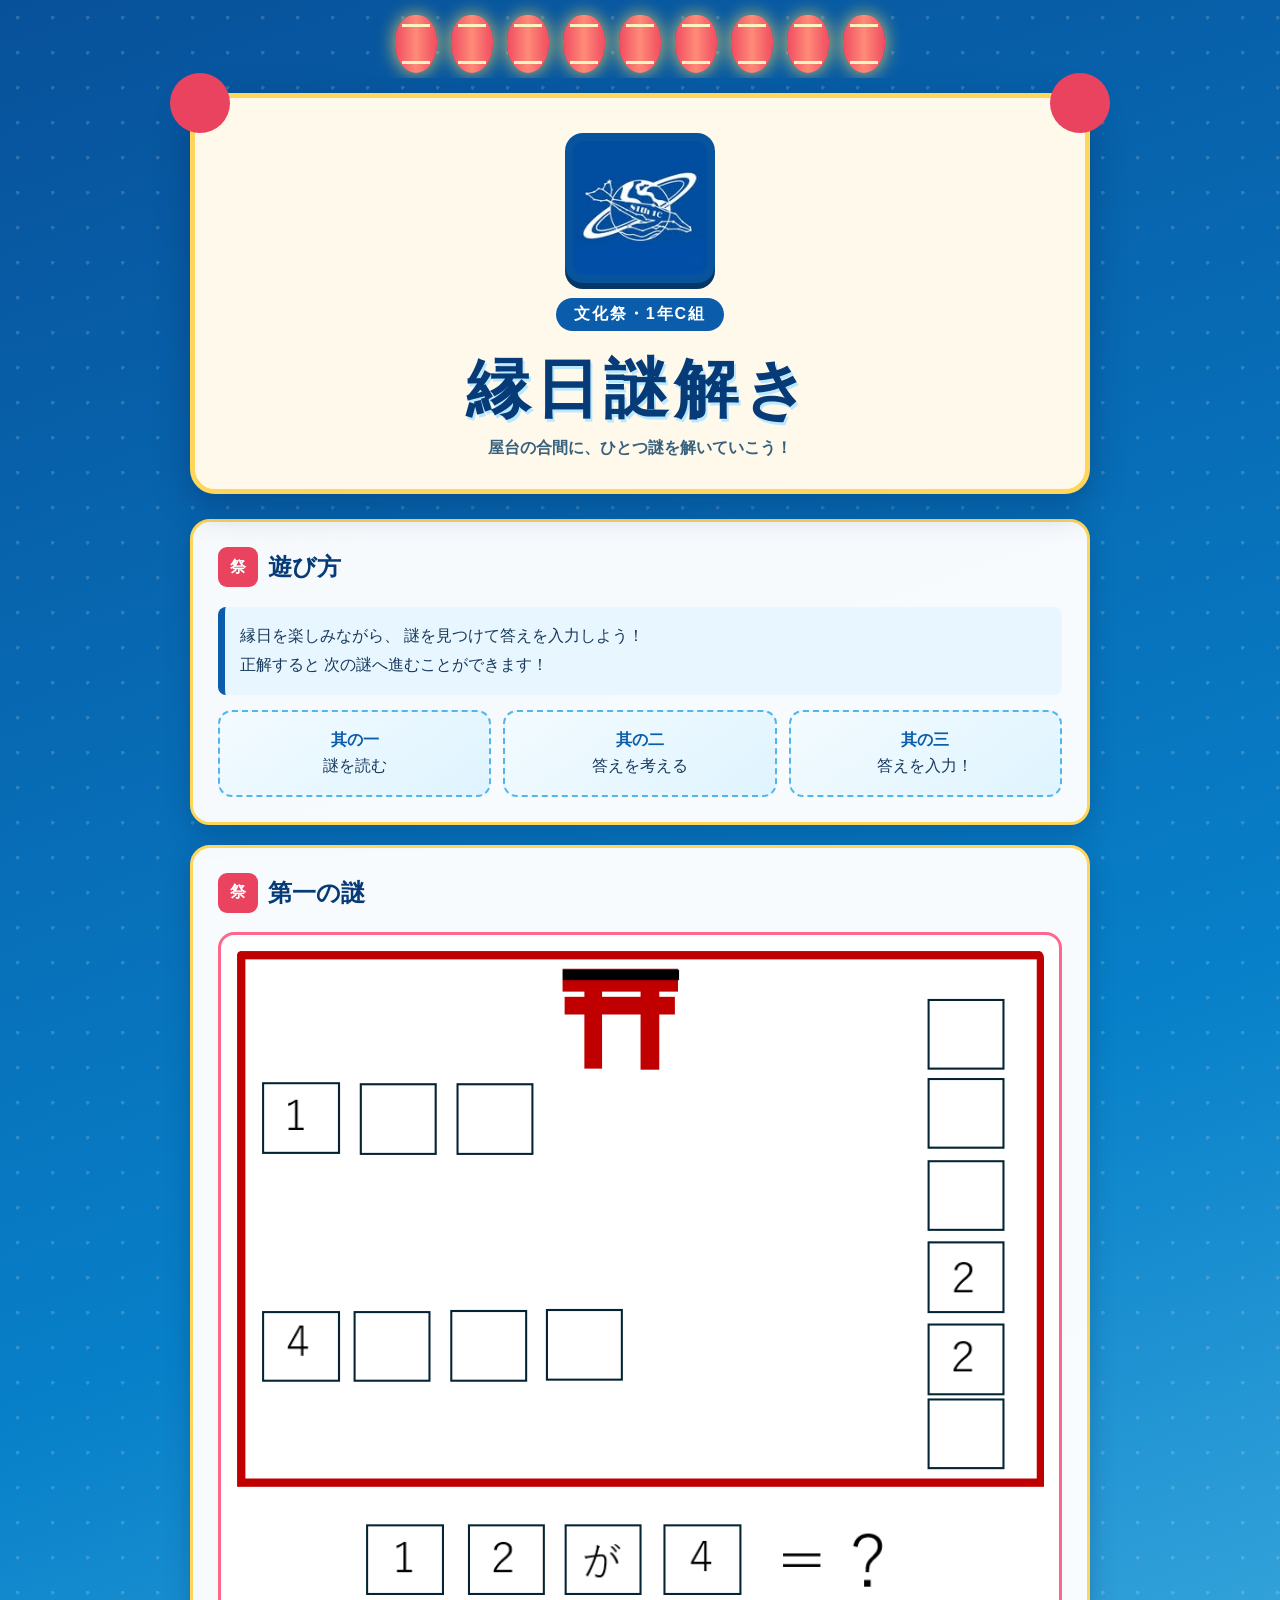
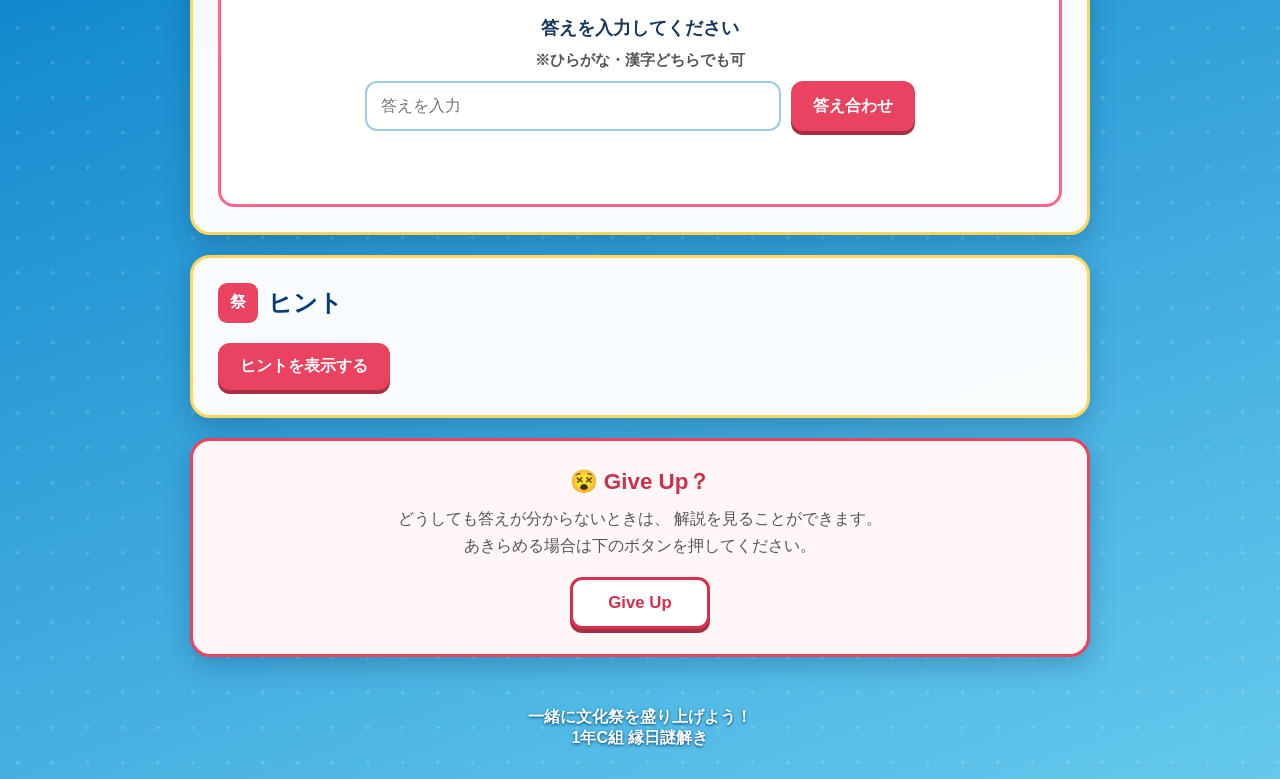
<file: index.html>
<!DOCTYPE html>
<html lang="ja">

<head>
  <meta charset="UTF-8">

  <meta
    name="viewport"
    content="width=device-width, initial-scale=1.0"
  >

  <title>1年C組｜縁日謎解き</title>


  <style>

    /* =========================
       全体
    ========================= */

    * {
      box-sizing: border-box;
    }


    body {
      margin: 0;

      font-family:
        "Yu Gothic",
        "Hiragino Kaku Gothic ProN",
        sans-serif;

      color: #17395c;

      background:
        radial-gradient(
          circle,
          rgba(255,255,255,0.15) 2px,
          transparent 2px
        ) 0 0 / 35px 35px,

        linear-gradient(
          160deg,
          #07519a,
          #0780c9,
          #65c9ed
        );

      min-height: 100vh;
    }


    /* =========================
       提灯
    ========================= */

    .lanterns {
      display: flex;

      justify-content: center;

      gap: 14px;

      padding: 15px 10px 5px;

      overflow: hidden;
    }


    .lantern {
      width: 42px;
      height: 58px;

      background:
        linear-gradient(
          90deg,
          #f04c61,
          #ff8b78,
          #f04c61
        );

      border-radius:
        45% 45% 50% 50%;

      box-shadow:
        0 0 18px
        rgba(255, 220, 90, 0.8);

      position: relative;

      flex-shrink: 0;
    }


    .lantern::before,
    .lantern::after {
      content: "";

      position: absolute;

      left: 7px;
      right: 7px;

      height: 3px;

      background: #fff3c2;
    }


    .lantern::before {
      top: 9px;
    }


    .lantern::after {
      bottom: 9px;
    }


    /* =========================
       ヘッダー
    ========================= */

    header {
      width:
        min(900px, calc(100% - 30px));

      margin: 15px auto 0;

      padding:
        35px 20px 30px;

      text-align: center;

      background: #fff9eb;

      border:
        5px solid #ffd65a;

      border-radius: 25px;

      box-shadow:
        0 12px 35px
        rgba(0, 35, 85, 0.35);

      position: relative;
    }


    header::before,
    header::after {
      content: "";

      position: absolute;

      width: 60px;
      height: 60px;

      background: #e9435f;

      border-radius: 50%;

      z-index: 0;
    }


    header::before {
      left: -25px;
      top: -25px;
    }


    header::after {
      right: -25px;
      top: -25px;
    }


    /* =========================
       ロゴ
    ========================= */

    .logo {
      width: 150px;
      height: 150px;

      object-fit: contain;

      display: block;

      margin:
        0 auto 15px;

      background: #07549d;

      border-radius: 18px;

      padding: 8px;

      box-shadow:
        0 6px 0 #043768;

      position: relative;

      z-index: 1;
    }


    /* =========================
       クラス名
    ========================= */

    .class-name {
      display: inline-block;

      background: #0b5cab;

      color: white;

      padding:
        6px 18px;

      border-radius: 50px;

      font-weight: bold;

      letter-spacing:
        0.12em;

      position: relative;

      z-index: 1;
    }


    /* =========================
       タイトル
    ========================= */

    h1 {
      margin:
        15px 0 5px;

      color: #063b78;

      font-size:
        clamp(2rem, 7vw, 4rem);

      letter-spacing:
        0.08em;

      text-shadow:
        2px 3px 0 #b9e8ff;

      position: relative;

      z-index: 1;
    }


    .subtitle {
      margin: 0;

      color: #38617e;

      font-weight: bold;

      position: relative;

      z-index: 1;
    }


    /* =========================
       メイン
    ========================= */

    main {
      width:
        min(900px, calc(100% - 30px));

      margin:
        25px auto 50px;
    }


    /* =========================
       カード
    ========================= */

    .card {
      background:
        rgba(255,255,255,0.97);

      border-radius: 20px;

      padding: 25px;

      margin-bottom: 20px;

      border:
        3px solid #ffd65a;

      box-shadow:
        0 9px 25px
        rgba(0,39,88,0.25);
    }


    /* =========================
       見出し
    ========================= */

    .card h2 {
      margin-top: 0;

      color: #063b78;

      font-size: 1.5rem;

      display: flex;

      align-items: center;

      gap: 10px;
    }


    .card h2::before {
      content: "祭";

      display: grid;

      place-items: center;

      width: 40px;
      height: 40px;

      background: #e9435f;

      color: white;

      border-radius: 9px;

      font-size: 1rem;

      flex-shrink: 0;
    }


    /* =========================
       説明
    ========================= */

    .notice {
      background: #e8f7ff;

      border-left:
        7px solid #0b5cab;

      padding: 15px;

      border-radius: 8px;

      line-height: 1.8;
    }


    /* =========================
       遊び方
    ========================= */

    .steps {
      display: grid;

      grid-template-columns:
        repeat(3, 1fr);

      gap: 12px;

      margin-top: 15px;
    }


    .step {
      padding: 18px;

      background:
        linear-gradient(
          145deg,
          #f3fbff,
          #dff4ff
        );

      border-radius: 14px;

      text-align: center;

      border:
        2px dashed #54b5e8;
    }


    .step strong {
      display: block;

      color: #0b5cab;

      margin-bottom: 5px;
    }


    /* =========================
       謎の画像
    ========================= */

    .puzzle {
      background: #ffffff;

      border:
        3px solid #ff668c;

      border-radius: 16px;

      padding: 15px;

      text-align: center;
    }


    .puzzle-image {
      width: 100%;

      max-width: 850px;

      height: auto;

      display: block;

      margin:
        0 auto 20px;

      border-radius: 8px;
    }


    /* =========================
       答え入力
    ========================= */

    .answer-title {
      font-weight: bold;

      font-size: 1.15rem;

      margin:
        10px 0;
    }


    .answer-note {
      margin:
        0 0 10px;

      color: #555;

      font-size: 0.95rem;

      font-weight: bold;
    }


    .answer-row {
      display: flex;

      gap: 10px;

      max-width: 550px;

      margin: auto;
    }


    input {
      width: 100%;

      padding: 14px;

      border:
        2px solid #9ccde7;

      border-radius: 12px;

      font-size: 1rem;

      outline: none;
    }


    input:focus {
      border-color: #0b5cab;

      box-shadow:
        0 0 0 3px #c9edff;
    }


    /* =========================
       ボタン
    ========================= */

    button {
      border: none;

      border-radius: 12px;

      padding:
        13px 22px;

      background: #e9435f;

      color: white;

      font-size: 1rem;

      font-weight: bold;

      cursor: pointer;

      box-shadow:
        0 4px 0 #a82e45;

      white-space: nowrap;

      transition:
        0.15s;
    }


    button:hover {
      filter: brightness(1.1);

      transform:
        translateY(-1px);
    }


    button:active {
      transform:
        translateY(2px);

      box-shadow:
        0 2px 0 #a82e45;
    }


    /* =========================
       答えの結果
    ========================= */

    #result {
      min-height: 25px;

      margin-top: 15px;

      font-weight: bold;

      font-size: 1.1rem;
    }


    .correct {
      color: #0b8a59;
    }


    .wrong {
      color: #d4314e;
    }


    /* =========================
       次の謎ボタン
    ========================= */

    #nextButton {
      display: none;

      margin:
        20px auto 5px;

      background:
        linear-gradient(
          135deg,
          #0879c9,
          #07519a
        );

      font-size: 1.1rem;

      padding:
        15px 30px;

      box-shadow:
        0 5px 0 #043768;

      animation:
        nextAppear 0.5s ease;
    }


    #nextButton:hover {
      background:
        linear-gradient(
          135deg,
          #1594e5,
          #0868b9
        );
    }


    @keyframes nextAppear {

      from {
        opacity: 0;

        transform:
          translateY(10px);
      }

      to {
        opacity: 1;

        transform:
          translateY(0);
      }

    }


    /* =========================
       ヒント
    ========================= */

    .hint-box {
      display: none;

      margin-top: 18px;

      padding: 16px;

      background: #e8f7ff;

      border-left:
        6px solid #0b5cab;

      border-radius: 10px;

      line-height: 1.8;

      animation:
        hintAppear 0.4s ease;
    }


    @keyframes hintAppear {

      from {
        opacity: 0;

        transform:
          translateY(-10px);
      }

      to {
        opacity: 1;

        transform:
          translateY(0);
      }

    }


    /* =========================
       Give Up
    ========================= */

    .giveup-card {
      background: #fff7f7;

      border:
        3px solid #e9435f;
    }


    .giveup-content {
      text-align: center;
    }


    .giveup-title {
      margin:
        0 0 8px;

      color: #c8324d;

      font-size: 1.4rem;

      font-weight: bold;
    }


    .giveup-text {
      margin:
        0 0 18px;

      color: #555;

      line-height: 1.7;
    }


    .giveup-button {
      display: inline-block;

      padding:
        13px 35px;

      background: white;

      color: #d4314e;

      border:
        3px solid #d4314e;

      border-radius: 12px;

      text-decoration: none;

      font-weight: bold;

      font-size: 1.05rem;

      box-shadow:
        0 4px 0 #a82e45;

      transition:
        0.15s;
    }


    .giveup-button:hover {
      background: #d4314e;

      color: white;

      transform:
        translateY(-1px);
    }


    .giveup-button:active {
      transform:
        translateY(2px);

      box-shadow:
        0 2px 0 #a82e45;
    }


    /* =========================
       フッター
    ========================= */

    footer {
      text-align: center;

      color: white;

      padding-bottom: 30px;

      font-weight: bold;

      text-shadow:
        0 1px 3px #034071;
    }


    /* =========================
       スマホ対応
    ========================= */

    @media (max-width: 650px) {

      .lanterns {
        gap: 7px;
      }


      .lantern {
        width: 32px;

        height: 47px;
      }


      .logo {
        width: 125px;

        height: 125px;
      }


      header {
        padding:
          28px 17px 23px;
      }


      .steps {
        grid-template-columns: 1fr;
      }


      .answer-row {
        flex-direction: column;
      }


      button {
        width: 100%;
      }


      .puzzle {
        padding: 8px;
      }


      .puzzle-image {
        margin-bottom: 15px;
      }


      .giveup-button {
        width: 100%;

        text-align: center;
      }

    }

  </style>

</head>


<body>


  <!-- =========================
       提灯
  ========================= -->

  <div class="lanterns">

    <div class="lantern"></div>
    <div class="lantern"></div>
    <div class="lantern"></div>
    <div class="lantern"></div>
    <div class="lantern"></div>
    <div class="lantern"></div>
    <div class="lantern"></div>
    <div class="lantern"></div>
    <div class="lantern"></div>

  </div>



  <!-- =========================
       ヘッダー
  ========================= -->

  <header>

    <img
      class="logo"
      src="logo.jpg"
      alt="1年C組のロゴ"
    >


    <div class="class-name">
      文化祭・1年C組
    </div>


    <h1>
      縁日謎解き
    </h1>


    <p class="subtitle">
      屋台の合間に、ひとつ謎を解いていこう！
    </p>

  </header>



  <main>


    <!-- =========================
         遊び方
    ========================= -->

    <section class="card">

      <h2>
        遊び方
      </h2>


      <div class="notice">

        縁日を楽しみながら、
        謎を見つけて答えを入力しよう！

        <br>

        正解すると
        次の謎へ進むことができます！

      </div>


      <div class="steps">


        <div class="step">

          <strong>
            其の一
          </strong>

          謎を読む

        </div>


        <div class="step">

          <strong>
            其の二
          </strong>

          答えを考える

        </div>


        <div class="step">

          <strong>
            其の三
          </strong>

          答えを入力！

        </div>


      </div>

    </section>



    <!-- =========================
         第一の謎
    ========================= -->

    <section class="card">

      <h2>
        第一の謎
      </h2>


      <div class="puzzle">


        <!-- 謎の画像 -->

        <img
          class="puzzle-image"
          src="puzzle1.png"
          alt="第一の謎"
        >


        <p class="answer-title">
          答えを入力してください
        </p>


        <p class="answer-note">
          ※ひらがな・漢字どちらでも可
        </p>


        <div class="answer-row">


          <input
            id="answer"
            type="text"
            placeholder="答えを入力"
            autocomplete="off"
          >


          <button
            onclick="checkAnswer()"
          >
            答え合わせ
          </button>


        </div>


        <!-- 答えの結果 -->

        <p id="result"></p>


        <!-- =========================
             次の謎へ進むボタン
        ========================= -->

        <button
          id="nextButton"
          onclick="goToNextQuestion()"
        >
          次の謎に進む →
        </button>


      </div>

    </section>



    <!-- =========================
         ヒント
    ========================= -->

    <section class="card">

      <h2>
        ヒント
      </h2>


      <button
        id="hintButton"
        onclick="showHint()"
      >
        ヒントを表示する
      </button>


      <div
        id="hint"
        class="hint-box"
      >

        この教室を見渡すと...?

      </div>

    </section>



    <!-- =========================
         Give Up
    ========================= -->

    <section class="card giveup-card">


      <div class="giveup-content">


        <p class="giveup-title">
          😵 Give Up？
        </p>


        <p class="giveup-text">

          どうしても答えが分からないときは、
          解説を見ることができます。

          <br>

          あきらめる場合は下のボタンを押してください。

        </p>


        <a
          href="question1-explanation.html"
          class="giveup-button"
        >
          Give Up
        </a>


      </div>


    </section>


  </main>



  <!-- =========================
       フッター
  ========================= -->

  <footer>

    一緒に文化祭を盛り上げよう！

    <br>

    1年C組 縁日謎解き

  </footer>



  <!-- =========================
       JavaScript
  ========================= -->

  <script>


    /* =========================
       答え合わせ
    ========================= */

    function checkAnswer() {


      const input =
        document.getElementById("answer");


      const result =
        document.getElementById("result");


      const nextButton =
        document.getElementById("nextButton");


      /*
       * 入力された答え
       */

      const answer =
        input.value
          .trim()
          .replace(/\s/g, "");


      /*
       * 正解
       *
       * 「わたがし」
       * 「綿菓子」
       */

      if (
        answer === "わたがし" ||
        answer === "綿菓子"
      ) {


        result.textContent =
          "🎉 正解！ お見事！";


        result.className =
          "correct";


        /*
         * 次の謎へ進むボタンを表示
         */

        nextButton.style.display =
          "block";


      }


      /*
       * 空欄
       */

      else if (
        answer === ""
      ) {


        result.textContent =
          "答えを入力してね！";


        result.className =
          "wrong";


        nextButton.style.display =
          "none";


      }


      /*
       * 不正解
       */

      else {


        result.textContent =
          "❌ 残念！ もう一度考えてみよう。";


        result.className =
          "wrong";


        nextButton.style.display =
          "none";

      }

    }



    /* =========================
       次の謎へ進む
    ========================= */

    function goToNextQuestion() {


      /*
       * 第2問のページへ移動
       */

      window.location.href =
        "question2.html";

    }



    /* =========================
       ヒントを表示
    ========================= */

    function showHint() {


      const hint =
        document.getElementById("hint");


      const button =
        document.getElementById("hintButton");


      /*
       * ヒントを表示
       */

      hint.style.display =
        "block";


      /*
       * ボタンの文字を変更
       */

      button.textContent =
        "ヒントを閉じる";


      /*
       * 次に押したら閉じる
       */

      button.onclick =
        hideHint;

    }



    /* =========================
       ヒントを閉じる
    ========================= */

    function hideHint() {


      const hint =
        document.getElementById("hint");


      const button =
        document.getElementById("hintButton");


      /*
       * ヒントを非表示
       */

      hint.style.display =
        "none";


      /*
       * ボタンの文字を戻す
       */

      button.textContent =
        "ヒントを表示する";


      /*
       * 次に押したら表示する
       */

      button.onclick =
        showHint;

    }



    /* =========================
       Enterキーで答え合わせ
    ========================= */

    document
      .getElementById("answer")
      .addEventListener(
        "keydown",
        function(event) {


          if (
            event.key === "Enter"
          ) {


            checkAnswer();

          }

        }
      );


  </script>


</body>

</html>
</file>
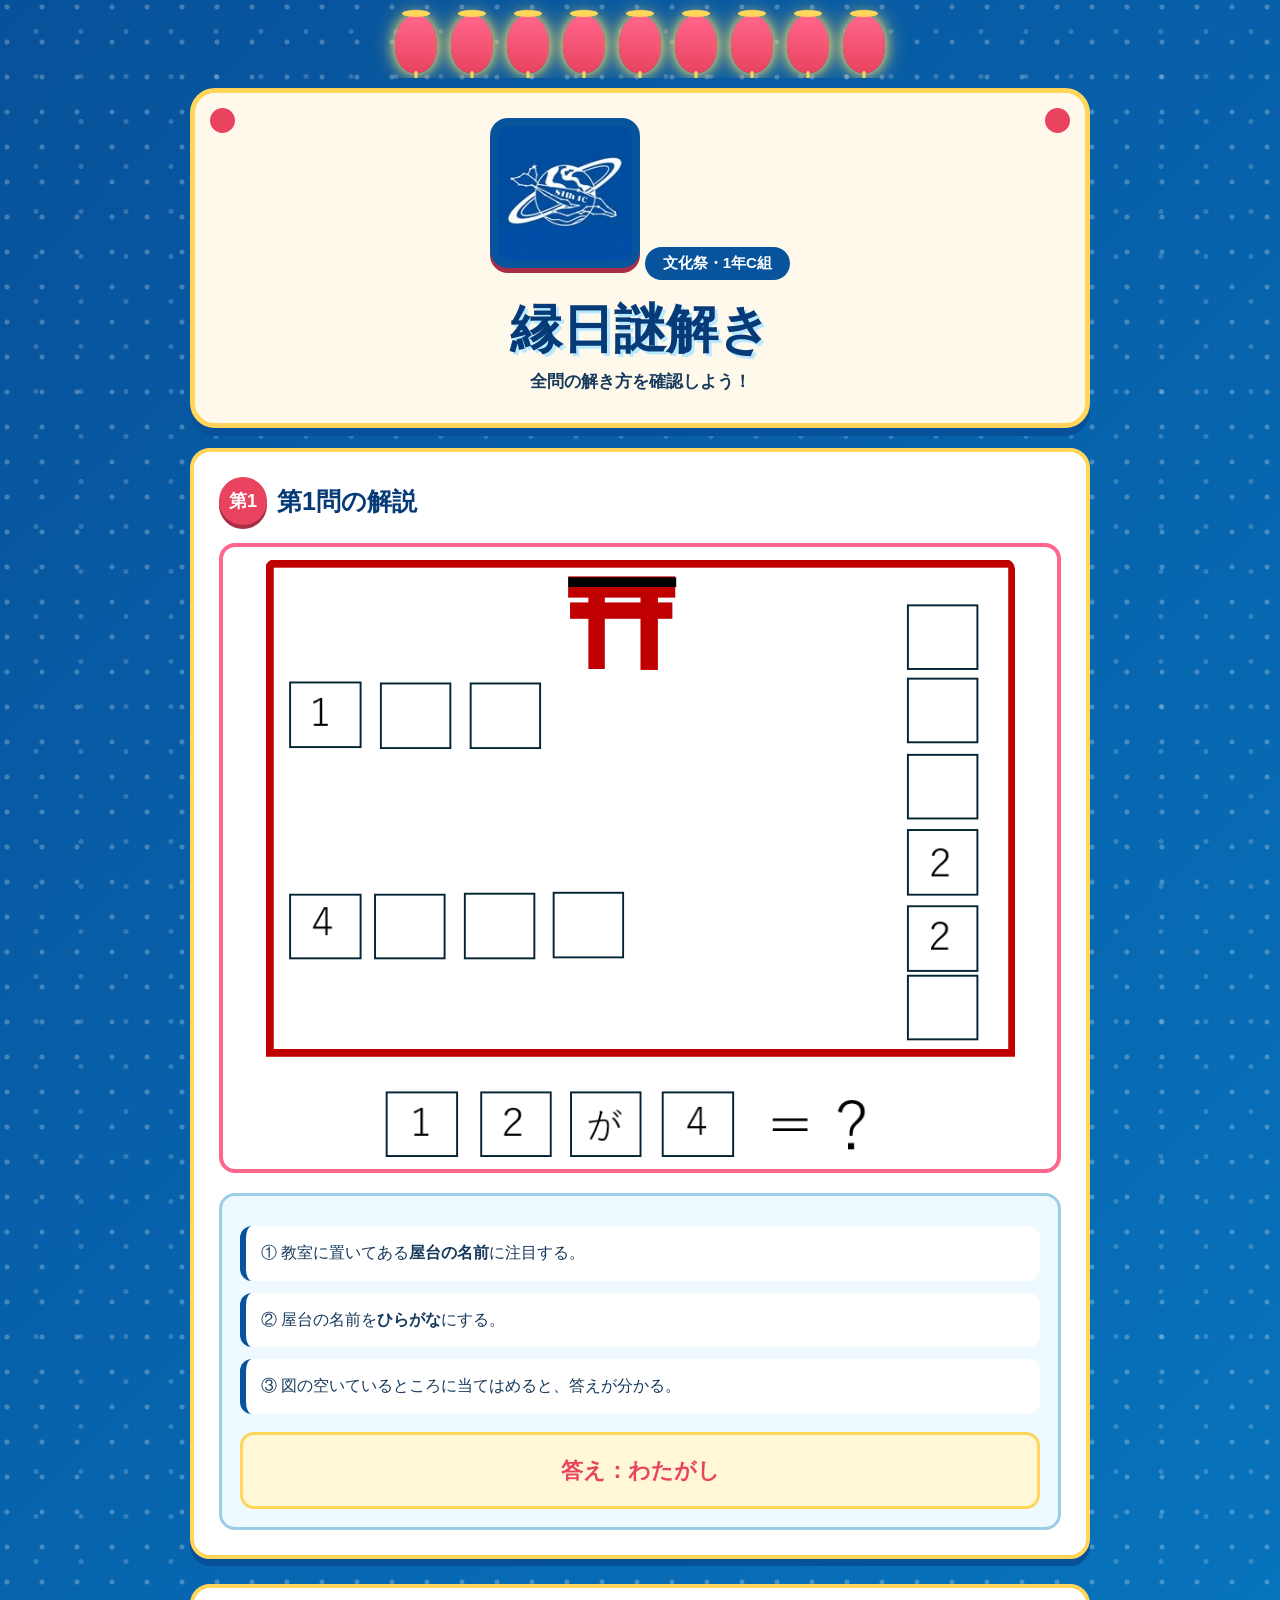
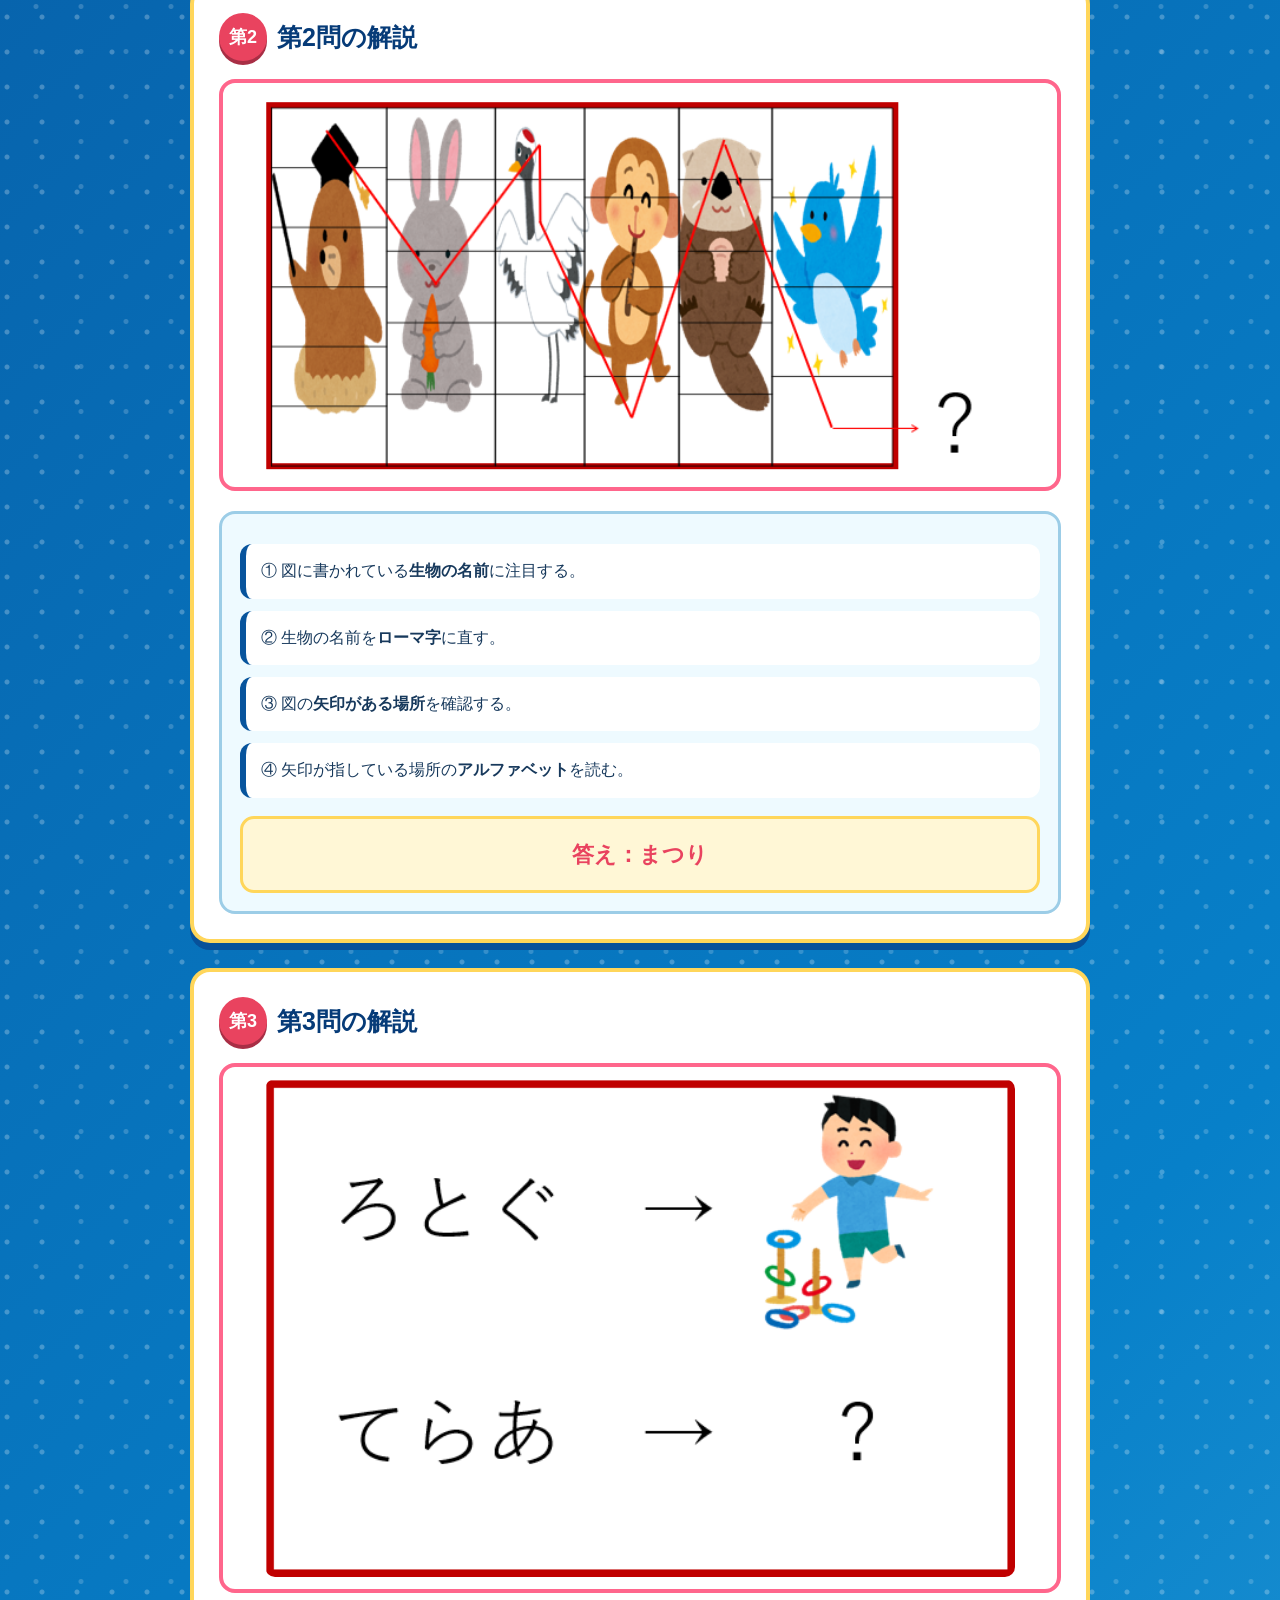
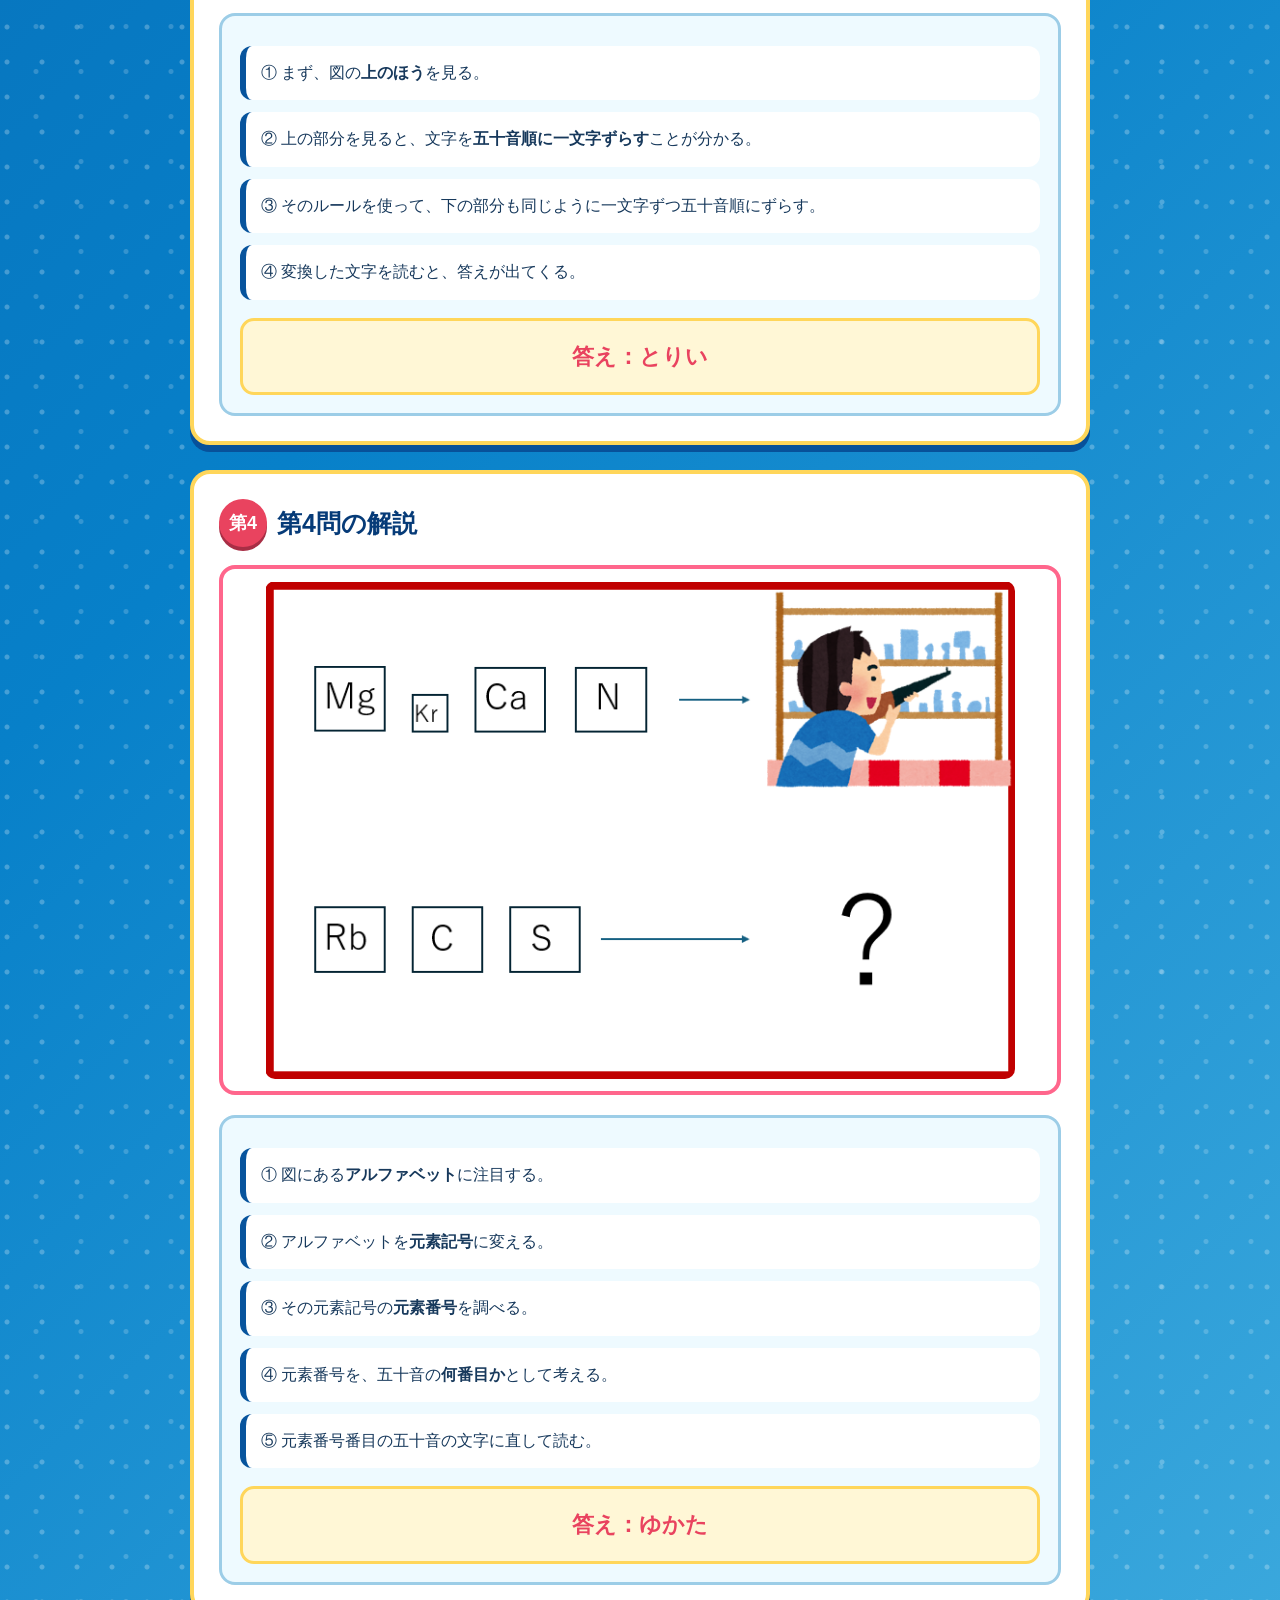
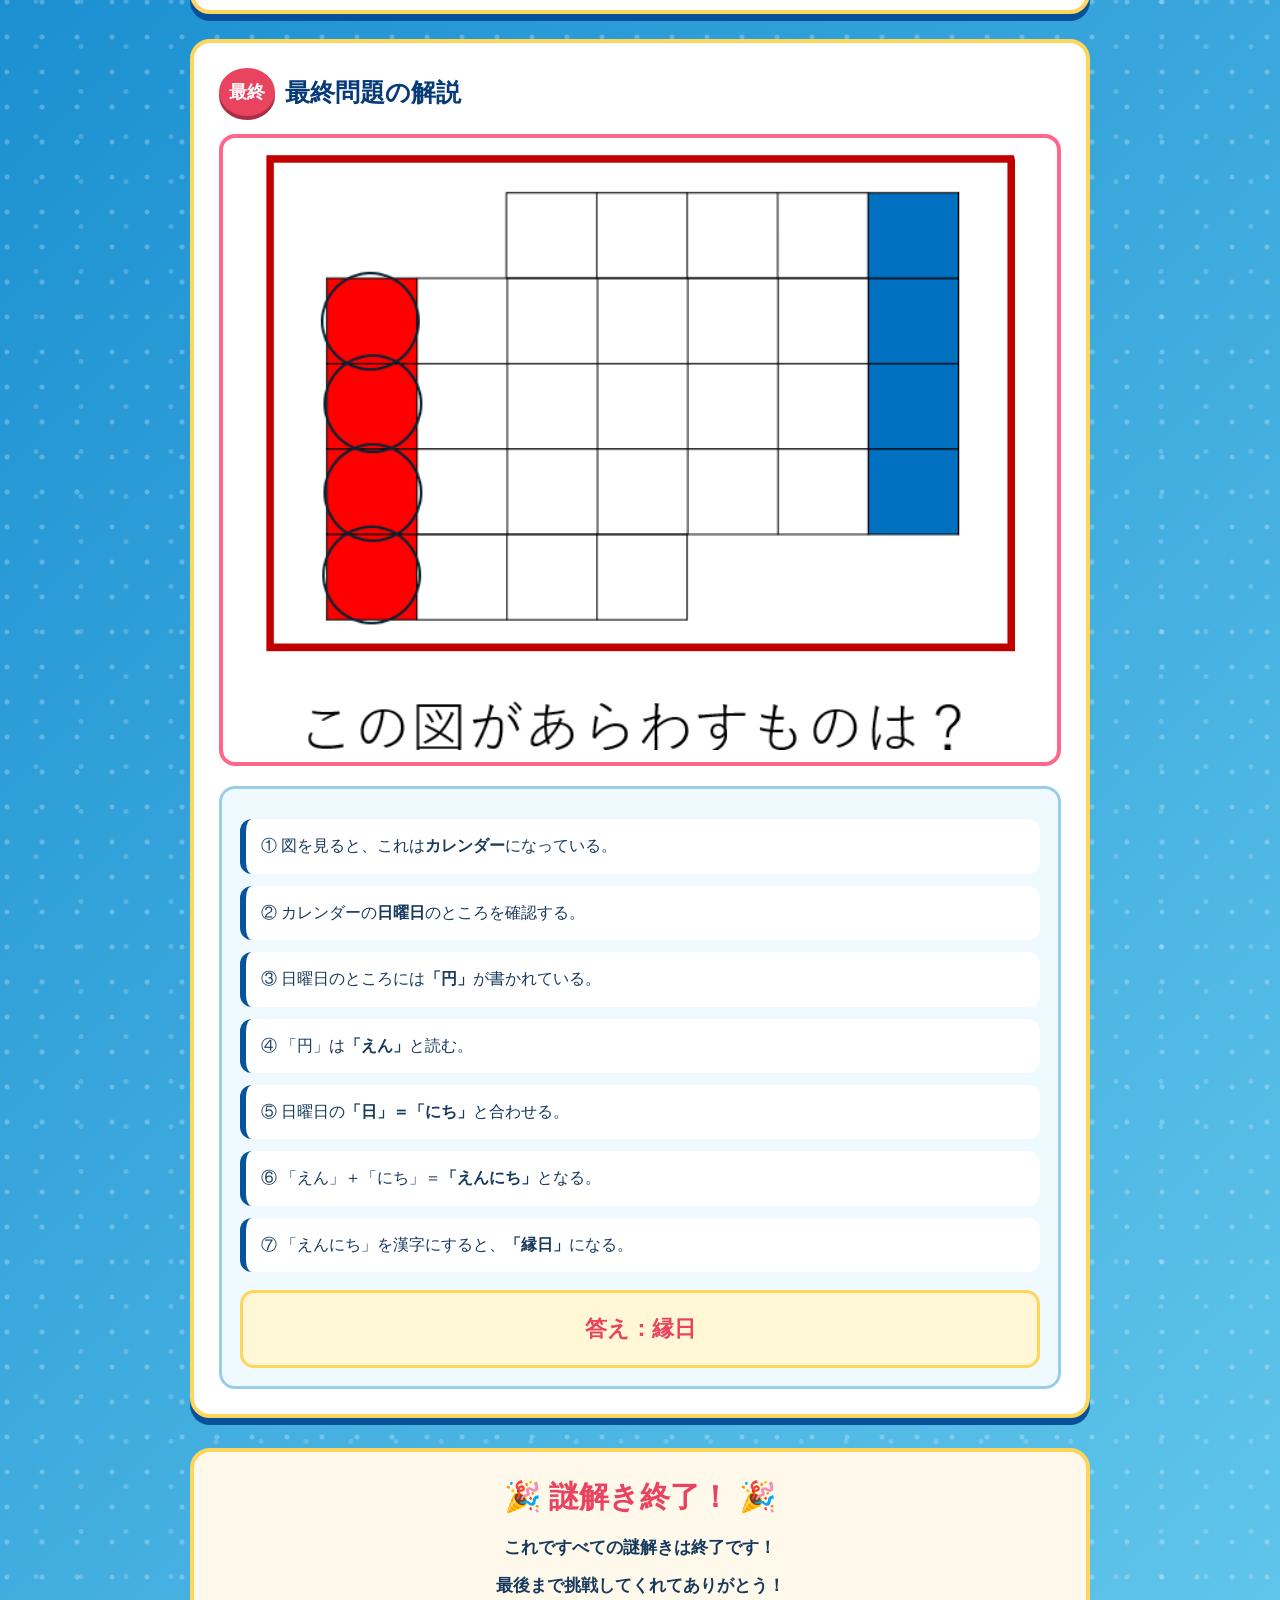
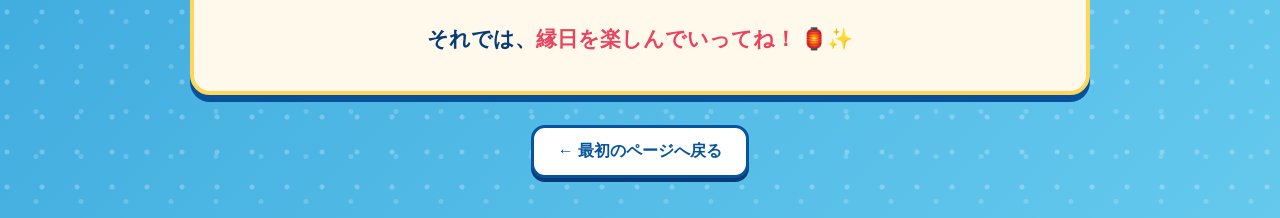
<file: clear.html>
<!DOCTYPE html>
<html lang="ja">
<head>
  <meta charset="UTF-8">
  <meta name="viewport" content="width=device-width, initial-scale=1.0">
  <title>1年C組｜縁日謎解き 解説</title>

  <style>
    * {
      box-sizing: border-box;
    }

    body {
      margin: 0;
      font-family: "Yu Gothic", "Hiragino Kaku Gothic ProN", sans-serif;
      color: #17395c;
      background:
        radial-gradient(circle at 20% 20%, rgba(255,255,255,.25) 2px, transparent 3px),
        radial-gradient(circle at 80% 70%, rgba(255,255,255,.18) 2px, transparent 3px),
        linear-gradient(135deg, #07519a, #0780c9 50%, #65c9ed);
      background-size: 35px 35px, 45px 45px, cover;
      min-height: 100vh;
    }

    /* =========================
       提灯
    ========================= */

    .lanterns {
      display: flex;
      justify-content: center;
      align-items: flex-start;
      gap: 14px;
      padding: 15px 10px 5px;
      flex-wrap: nowrap;
      overflow: hidden;
    }

    .lantern {
      position: relative;
      width: 42px;
      height: 58px;
      flex-shrink: 0;
      background: linear-gradient(180deg, #ff668c, #e9435f);
      border-radius: 50% 50% 45% 45%;
      box-shadow:
        0 0 12px rgba(255, 225, 100, .95),
        0 0 25px rgba(255, 225, 100, .65);
    }

    .lantern::before {
      content: "";
      position: absolute;
      top: -5px;
      left: 7px;
      right: 7px;
      height: 7px;
      border-radius: 50%;
      background: #ffd65a;
    }

    .lantern::after {
      content: "";
      position: absolute;
      bottom: -7px;
      left: 50%;
      transform: translateX(-50%);
      width: 3px;
      height: 9px;
      background: #ffd65a;
      border-radius: 2px;
    }

    /* =========================
       ヘッダー
    ========================= */

    header {
      width: min(900px, calc(100% - 30px));
      margin: 10px auto 20px;
      padding: 25px 20px 30px;
      background: #fff9eb;
      border: 5px solid #ffd65a;
      border-radius: 25px;
      box-shadow: 0 8px 0 #07519a;
      text-align: center;
      position: relative;
    }

    header::before,
    header::after {
      content: "";
      position: absolute;
      width: 25px;
      height: 25px;
      background: #e9435f;
      border-radius: 50%;
      top: 15px;
    }

    header::before {
      left: 15px;
    }

    header::after {
      right: 15px;
    }

    .logo {
      width: 150px;
      height: 150px;
      object-fit: cover;
      background: #07549d;
      border-radius: 18px;
      padding: 8px;
      box-shadow: 0 5px 0 #a82e45;
    }

    .class-name {
      display: inline-block;
      margin-top: 15px;
      padding: 7px 18px;
      background: #07549d;
      color: white;
      border-radius: 999px;
      font-weight: bold;
      font-size: 15px;
    }

    h1 {
      margin: 15px 0 5px;
      font-size: clamp(32px, 6vw, 52px);
      color: #063b78;
      text-shadow: 3px 3px 0 #b9e8ff;
    }

    .subtitle {
      margin: 0;
      font-size: 17px;
      font-weight: bold;
    }

    /* =========================
       メイン
    ========================= */

    main {
      width: min(900px, calc(100% - 30px));
      margin: 0 auto 40px;
    }

    .explanation-card {
      background: #fff;
      border: 4px solid #ffd65a;
      border-radius: 20px;
      padding: 25px;
      margin-bottom: 25px;
      box-shadow: 0 7px 0 #07519a;
    }

    .question-title {
      display: flex;
      align-items: center;
      gap: 10px;
      margin: 0 0 18px;
      color: #063b78;
      font-size: 25px;
    }

    .question-badge {
      display: inline-flex;
      justify-content: center;
      align-items: center;
      min-width: 48px;
      height: 48px;
      padding: 0 10px;
      background: #e9435f;
      color: white;
      border-radius: 50%;
      font-weight: bold;
      font-size: 18px;
      box-shadow: 0 4px 0 #a82e45;
    }

    /* =========================
       問題画像
    ========================= */

    .puzzle-image-box {
      background: white;
      border: 4px solid #ff668c;
      border-radius: 16px;
      padding: 12px;
      margin: 15px 0 20px;
      text-align: center;
    }

    .puzzle-image-box img {
      display: block;
      width: 100%;
      max-width: 750px;
      height: auto;
      margin: 0 auto;
      border-radius: 10px;
    }

    /* =========================
       解説
    ========================= */

    .explanation-text {
      background: #eefaff;
      border: 3px solid #9ccde7;
      border-radius: 16px;
      padding: 18px;
      line-height: 1.9;
      font-size: 16px;
    }

    .step {
      margin: 12px 0;
      padding: 12px 15px;
      background: white;
      border-radius: 12px;
      border-left: 6px solid #07549d;
    }

    .answer {
      margin-top: 18px;
      padding: 15px;
      text-align: center;
      background: #fff7d6;
      border: 3px solid #ffd65a;
      border-radius: 14px;
      font-size: 22px;
      font-weight: bold;
      color: #e9435f;
    }

    /* =========================
       謎解き終了メッセージ
    ========================= */

    .finish-message {
      background: #fff9eb;
      border: 4px solid #ffd65a;
      border-radius: 20px;
      padding: 25px 20px;
      margin: 30px 0;
      text-align: center;
      box-shadow: 0 7px 0 #07519a;
    }

    .finish-title {
      font-size: 30px;
      font-weight: bold;
      color: #e9435f;
      margin-bottom: 15px;
    }

    .finish-message p {
      margin: 8px 0;
      font-size: 17px;
      font-weight: bold;
      line-height: 1.8;
    }

    .finish-main {
      margin-top: 18px !important;
      font-size: 21px !important;
      color: #063b78;
    }

    .finish-main strong {
      color: #e9435f;
    }

    /* =========================
       戻るボタン
    ========================= */

    .back-area {
      text-align: center;
      margin-top: 30px;
    }

    .back-button {
      display: inline-block;
      padding: 13px 24px;
      background: white;
      color: #07549d;
      text-decoration: none;
      font-weight: bold;
      border: 3px solid #07549d;
      border-radius: 14px;
      box-shadow: 0 4px 0 #063b78;
      transition: .15s;
    }

    .back-button:hover {
      transform: translateY(2px);
      box-shadow: 0 2px 0 #063b78;
    }

    /* =========================
       スマホ
    ========================= */

    @media (max-width: 650px) {
      .lanterns {
        gap: 8px;
        padding-top: 12px;
      }

      .lantern {
        width: 31px;
        height: 45px;
      }

      header {
        padding: 20px 15px 25px;
      }

      .logo {
        width: 125px;
        height: 125px;
      }

      h1 {
        font-size: 34px;
      }

      .subtitle {
        font-size: 15px;
      }

      .explanation-card {
        padding: 18px;
      }

      .question-title {
        font-size: 21px;
      }

      .question-badge {
        min-width: 42px;
        height: 42px;
        font-size: 16px;
      }

      .explanation-text {
        font-size: 15px;
      }

      .finish-title {
        font-size: 25px;
      }

      .finish-message p {
        font-size: 15px;
      }

      .finish-main {
        font-size: 18px !important;
      }

      .back-button {
        width: 100%;
      }
    }
  </style>
</head>

<body>

  <!-- 提灯 -->
  <div class="lanterns">
    <div class="lantern"></div>
    <div class="lantern"></div>
    <div class="lantern"></div>
    <div class="lantern"></div>
    <div class="lantern"></div>
    <div class="lantern"></div>
    <div class="lantern"></div>
    <div class="lantern"></div>
    <div class="lantern"></div>
  </div>

  <!-- ヘッダー -->
  <header>

    <img src="logo.jpg" alt="1年C組ロゴ" class="logo">

    <div class="class-name">
      文化祭・1年C組
    </div>

    <h1>縁日謎解き</h1>

    <p class="subtitle">
      全問の解き方を確認しよう！
    </p>

  </header>

  <main>

    <!-- =========================
         第1問
    ========================= -->

    <section class="explanation-card">

      <h2 class="question-title">
        <span class="question-badge">第1</span>
        第1問の解説
      </h2>

      <div class="puzzle-image-box">
        <img src="puzzle1.png" alt="第1問の問題">
      </div>

      <div class="explanation-text">

        <div class="step">
          ① 教室に置いてある<strong>屋台の名前</strong>に注目する。
        </div>

        <div class="step">
          ② 屋台の名前を<strong>ひらがな</strong>にする。
        </div>

        <div class="step">
          ③ 図の空いているところに当てはめると、答えが分かる。
        </div>

        <div class="answer">
          答え：わたがし
        </div>

      </div>

    </section>


    <!-- =========================
         第2問
    ========================= -->

    <section class="explanation-card">

      <h2 class="question-title">
        <span class="question-badge">第2</span>
        第2問の解説
      </h2>

      <div class="puzzle-image-box">
        <img src="puzzle2.png" alt="第2問の問題">
      </div>

      <div class="explanation-text">

        <div class="step">
          ① 図に書かれている<strong>生物の名前</strong>に注目する。
        </div>

        <div class="step">
          ② 生物の名前を<strong>ローマ字</strong>に直す。
        </div>

        <div class="step">
          ③ 図の<strong>矢印がある場所</strong>を確認する。
        </div>

        <div class="step">
          ④ 矢印が指している場所の<strong>アルファベット</strong>を読む。
        </div>

        <div class="answer">
          答え：まつり
        </div>

      </div>

    </section>


    <!-- =========================
         第3問
    ========================= -->

    <section class="explanation-card">

      <h2 class="question-title">
        <span class="question-badge">第3</span>
        第3問の解説
      </h2>

      <div class="puzzle-image-box">
        <img src="puzzle3.png" alt="第3問の問題">
      </div>

      <div class="explanation-text">

        <div class="step">
          ① まず、図の<strong>上のほう</strong>を見る。
        </div>

        <div class="step">
          ② 上の部分を見ると、文字を<strong>五十音順に一文字ずらす</strong>ことが分かる。
        </div>

        <div class="step">
          ③ そのルールを使って、下の部分も同じように一文字ずつ五十音順にずらす。
        </div>

        <div class="step">
          ④ 変換した文字を読むと、答えが出てくる。
        </div>

        <div class="answer">
          答え：とりい
        </div>

      </div>

    </section>


    <!-- =========================
         第4問
    ========================= -->

    <section class="explanation-card">

      <h2 class="question-title">
        <span class="question-badge">第4</span>
        第4問の解説
      </h2>

      <div class="puzzle-image-box">
        <img src="puzzle4.png" alt="第4問の問題">
      </div>

      <div class="explanation-text">

        <div class="step">
          ① 図にある<strong>アルファベット</strong>に注目する。
        </div>

        <div class="step">
          ② アルファベットを<strong>元素記号</strong>に変える。
        </div>

        <div class="step">
          ③ その元素記号の<strong>元素番号</strong>を調べる。
        </div>

        <div class="step">
          ④ 元素番号を、五十音の<strong>何番目か</strong>として考える。
        </div>

        <div class="step">
          ⑤ 元素番号番目の五十音の文字に直して読む。
        </div>

        <div class="answer">
          答え：ゆかた
        </div>

      </div>

    </section>


    <!-- =========================
         最終問題
    ========================= -->

    <section class="explanation-card">

      <h2 class="question-title">
        <span class="question-badge">最終</span>
        最終問題の解説
      </h2>

      <div class="puzzle-image-box">
        <img src="puzzle5.png" alt="最終問題の問題">
      </div>

      <div class="explanation-text">

        <div class="step">
          ① 図を見ると、これは<strong>カレンダー</strong>になっている。
        </div>

        <div class="step">
          ② カレンダーの<strong>日曜日</strong>のところを確認する。
        </div>

        <div class="step">
          ③ 日曜日のところには<strong>「円」</strong>が書かれている。
        </div>

        <div class="step">
          ④ 「円」は<strong>「えん」</strong>と読む。
        </div>

        <div class="step">
          ⑤ 日曜日の<strong>「日」＝「にち」</strong>と合わせる。
        </div>

        <div class="step">
          ⑥ 「えん」＋「にち」＝<strong>「えんにち」</strong>となる。
        </div>

        <div class="step">
          ⑦ 「えんにち」を漢字にすると、<strong>「縁日」</strong>になる。
        </div>

        <div class="answer">
          答え：縁日
        </div>

      </div>

    </section>


    <!-- =========================
         謎解き終了
    ========================= -->

    <div class="finish-message">

      <div class="finish-title">
        🎉 謎解き終了！ 🎉
      </div>

      <p>
        これですべての謎解きは終了です！
      </p>

      <p>
        最後まで挑戦してくれてありがとう！
      </p>

      <p class="finish-main">
        それでは、<strong>縁日を楽しんでいってね！</strong> 🏮✨
      </p>

    </div>


    <!-- =========================
         戻る
    ========================= -->

    <div class="back-area">
      <a href="index.html" class="back-button">
        ← 最初のページへ戻る
      </a>
    </div>

  </main>

</body>
</html>
</file>
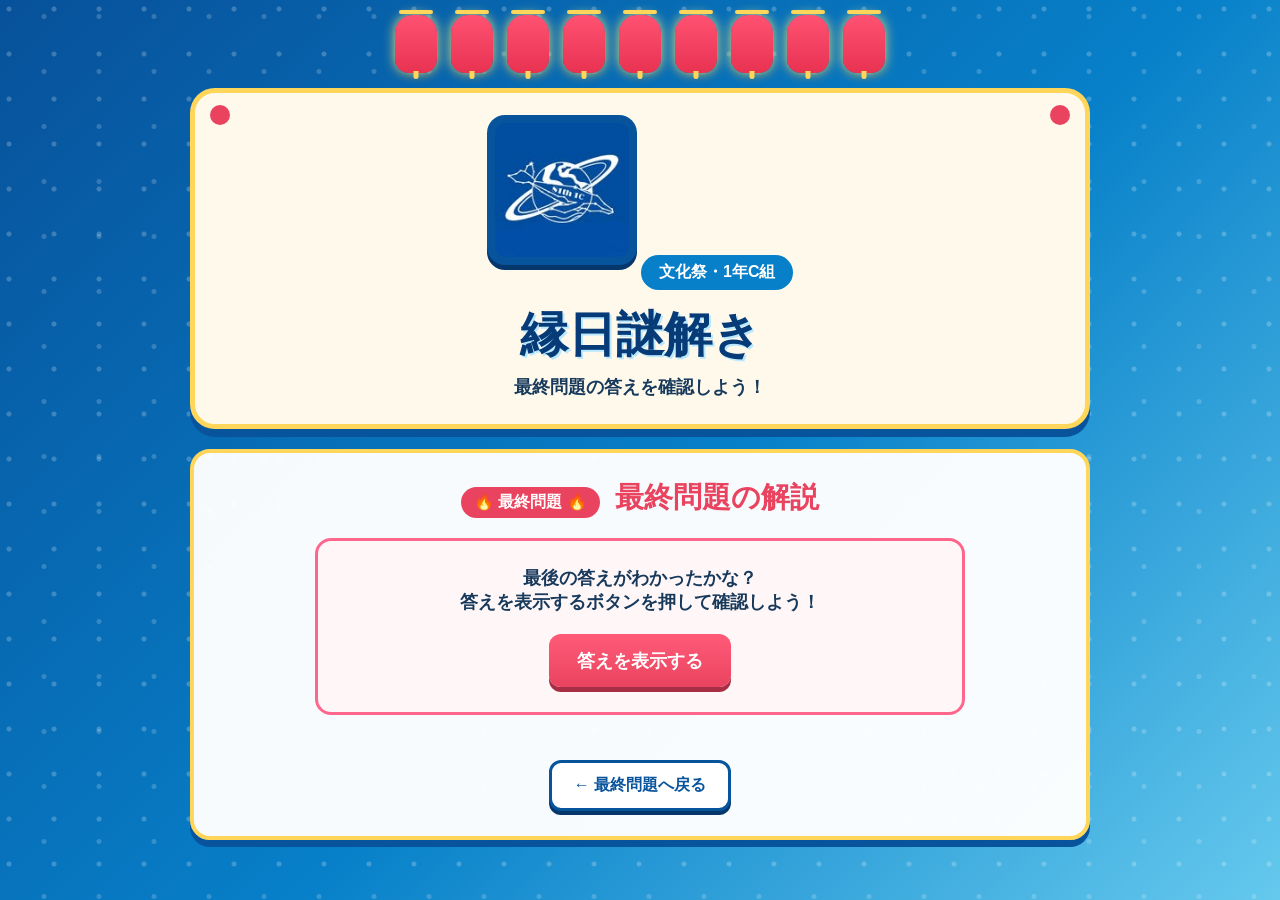
<file: final-explanation.html>
<!DOCTYPE html>
<html lang="ja">
<head>
<meta charset="UTF-8">
<meta name="viewport" content="width=device-width, initial-scale=1.0">
<title>1年C組｜縁日謎解き 最終問題の解説</title>

<style>
  * {
    box-sizing: border-box;
  }

  body {
    margin: 0;
    font-family: "Yu Gothic", "Hiragino Kaku Gothic ProN", sans-serif;
    color: #17395c;
    background:
      radial-gradient(circle at 20% 20%, rgba(255,255,255,.22) 2px, transparent 3px),
      radial-gradient(circle at 80% 30%, rgba(255,255,255,.18) 2px, transparent 3px),
      linear-gradient(135deg, #07519a, #0780c9 55%, #65c9ed);
    background-size: 45px 45px, 55px 55px, auto;
    min-height: 100vh;
    padding-bottom: 40px;
  }

  /* ===== 提灯 ===== */
  .lanterns {
    display: flex;
    justify-content: center;
    gap: 14px;
    padding: 15px 10px 5px;
    flex-wrap: wrap;
  }

  .lantern {
    width: 42px;
    height: 58px;
    background: linear-gradient(#ff5272, #e83252);
    border-radius: 18px 18px 14px 14px;
    position: relative;
    box-shadow:
      0 0 12px rgba(255, 245, 130, .9),
      0 4px 8px rgba(0,0,0,.2);
  }

  .lantern::before,
  .lantern::after {
    content: "";
    position: absolute;
    left: 50%;
    transform: translateX(-50%);
    background: #ffd65a;
  }

  .lantern::before {
    width: 34px;
    height: 4px;
    top: -5px;
    border-radius: 5px;
  }

  .lantern::after {
    width: 5px;
    height: 8px;
    bottom: -6px;
    border-radius: 0 0 4px 4px;
  }

  /* ===== ヘッダー ===== */
  header {
    width: min(900px, calc(100% - 30px));
    margin: 10px auto 20px;
    background: #fff9eb;
    border: 5px solid #ffd65a;
    border-radius: 25px;
    padding: 22px 20px 25px;
    text-align: center;
    box-shadow: 0 8px 0 #07549d;
    position: relative;
  }

  header::before,
  header::after {
    content: "";
    position: absolute;
    width: 20px;
    height: 20px;
    background: #e9435f;
    border-radius: 50%;
    top: 12px;
  }

  header::before {
    left: 15px;
  }

  header::after {
    right: 15px;
  }

  .logo {
    width: 150px;
    height: 150px;
    object-fit: contain;
    background: #07549d;
    border-radius: 18px;
    padding: 8px;
    box-shadow: 0 5px 0 #05376d;
    margin-bottom: 12px;
  }

  .class-name {
    display: inline-block;
    background: #0780c9;
    color: white;
    font-weight: bold;
    padding: 7px 18px;
    border-radius: 30px;
    margin-bottom: 8px;
  }

  h1 {
    margin: 5px 0 8px;
    color: #063b78;
    font-size: clamp(2rem, 5vw, 3rem);
    text-shadow: 2px 2px 0 #b9e8ff;
  }

  .subtitle {
    margin: 0;
    font-size: 1.1rem;
    font-weight: bold;
  }

  /* ===== メイン ===== */
  main {
    width: min(900px, calc(100% - 30px));
    margin: 0 auto;
  }

  .card {
    background: rgba(255,255,255,.97);
    border: 4px solid #ffd65a;
    border-radius: 20px;
    padding: 25px;
    box-shadow: 0 7px 0 #07549d;
    text-align: center;
  }

  .card h2 {
    margin: 0 0 20px;
    color: #e9435f;
    font-size: 1.8rem;
  }

  .badge {
    display: inline-block;
    background: #e9435f;
    color: white;
    padding: 5px 13px;
    border-radius: 20px;
    margin-right: 7px;
    font-size: 1rem;
  }

  .explanation {
    margin: 20px auto;
    padding: 25px 20px;
    background: #fff7f7;
    border: 3px solid #ff668c;
    border-radius: 16px;
    max-width: 650px;
  }

  .explanation p {
    margin: 0 0 20px;
    font-weight: bold;
    font-size: 1.1rem;
  }

  #answerButton {
    border: none;
    background: linear-gradient(#ff5b78, #e9435f);
    color: white;
    font-size: 1.15rem;
    font-weight: bold;
    padding: 14px 28px;
    border-radius: 12px;
    cursor: pointer;
    box-shadow: 0 5px 0 #a82e45;
    transition: .15s;
  }

  #answerButton:hover {
    transform: translateY(-2px);
  }

  #answerButton:active {
    transform: translateY(3px);
    box-shadow: 0 2px 0 #a82e45;
  }

  #answerButton:disabled {
    cursor: default;
    opacity: .8;
    transform: none;
  }

  #answer {
    display: none;
    margin-top: 25px;
    padding: 18px;
    background: #fff9d8;
    border: 3px solid #ffd65a;
    border-radius: 14px;
    color: #e9435f;
    font-size: 2rem;
    font-weight: bold;
  }

  .back-button {
    display: inline-block;
    margin-top: 25px;
    padding: 12px 22px;
    background: white;
    color: #07549d;
    border: 3px solid #07549d;
    border-radius: 12px;
    font-weight: bold;
    text-decoration: none;
    box-shadow: 0 4px 0 #05376d;
    transition: .15s;
  }

  .back-button:hover {
    transform: translateY(-2px);
  }

  .back-button:active {
    transform: translateY(2px);
    box-shadow: 0 2px 0 #05376d;
  }

  /* ===== スマホ ===== */
  @media (max-width: 650px) {
    .lanterns {
      gap: 8px;
    }

    .lantern {
      width: 32px;
      height: 45px;
      border-radius: 14px 14px 10px 10px;
    }

    header {
      padding: 18px 14px 20px;
    }

    .logo {
      width: 125px;
      height: 125px;
    }

    .card {
      padding: 20px 15px;
    }

    .card h2 {
      font-size: 1.5rem;
    }

    #answerButton,
    .back-button {
      width: 100%;
    }
  }
</style>
</head>

<body>

<div class="lanterns">
  <div class="lantern"></div>
  <div class="lantern"></div>
  <div class="lantern"></div>
  <div class="lantern"></div>
  <div class="lantern"></div>
  <div class="lantern"></div>
  <div class="lantern"></div>
  <div class="lantern"></div>
  <div class="lantern"></div>
</div>

<header>
  <img src="logo.jpg" alt="1年C組 ロゴ" class="logo">

  <div class="class-name">文化祭・1年C組</div>

  <h1>縁日謎解き</h1>

  <p class="subtitle">
    最終問題の答えを確認しよう！
  </p>
</header>

<main>
  <section class="card">

    <h2>
      <span class="badge">🔥 最終問題 🔥</span>
      最終問題の解説
    </h2>

    <div class="explanation">

      <p>
        最後の答えがわかったかな？<br>
        答えを表示するボタンを押して確認しよう！
      </p>

      <button id="answerButton" onclick="showAnswer()">
        答えを表示する
      </button>

      <div id="answer">
        縁日
      </div>

    </div>

    <a href="final.html" class="back-button">
      ← 最終問題へ戻る
    </a>

  </section>
</main>

<script>
  function showAnswer() {
    const answer = document.getElementById("answer");
    const button = document.getElementById("answerButton");

    answer.style.display = "block";
    button.textContent = "答えを表示しました！";
    button.disabled = true;
  }
</script>

</body>
</html>
</file>
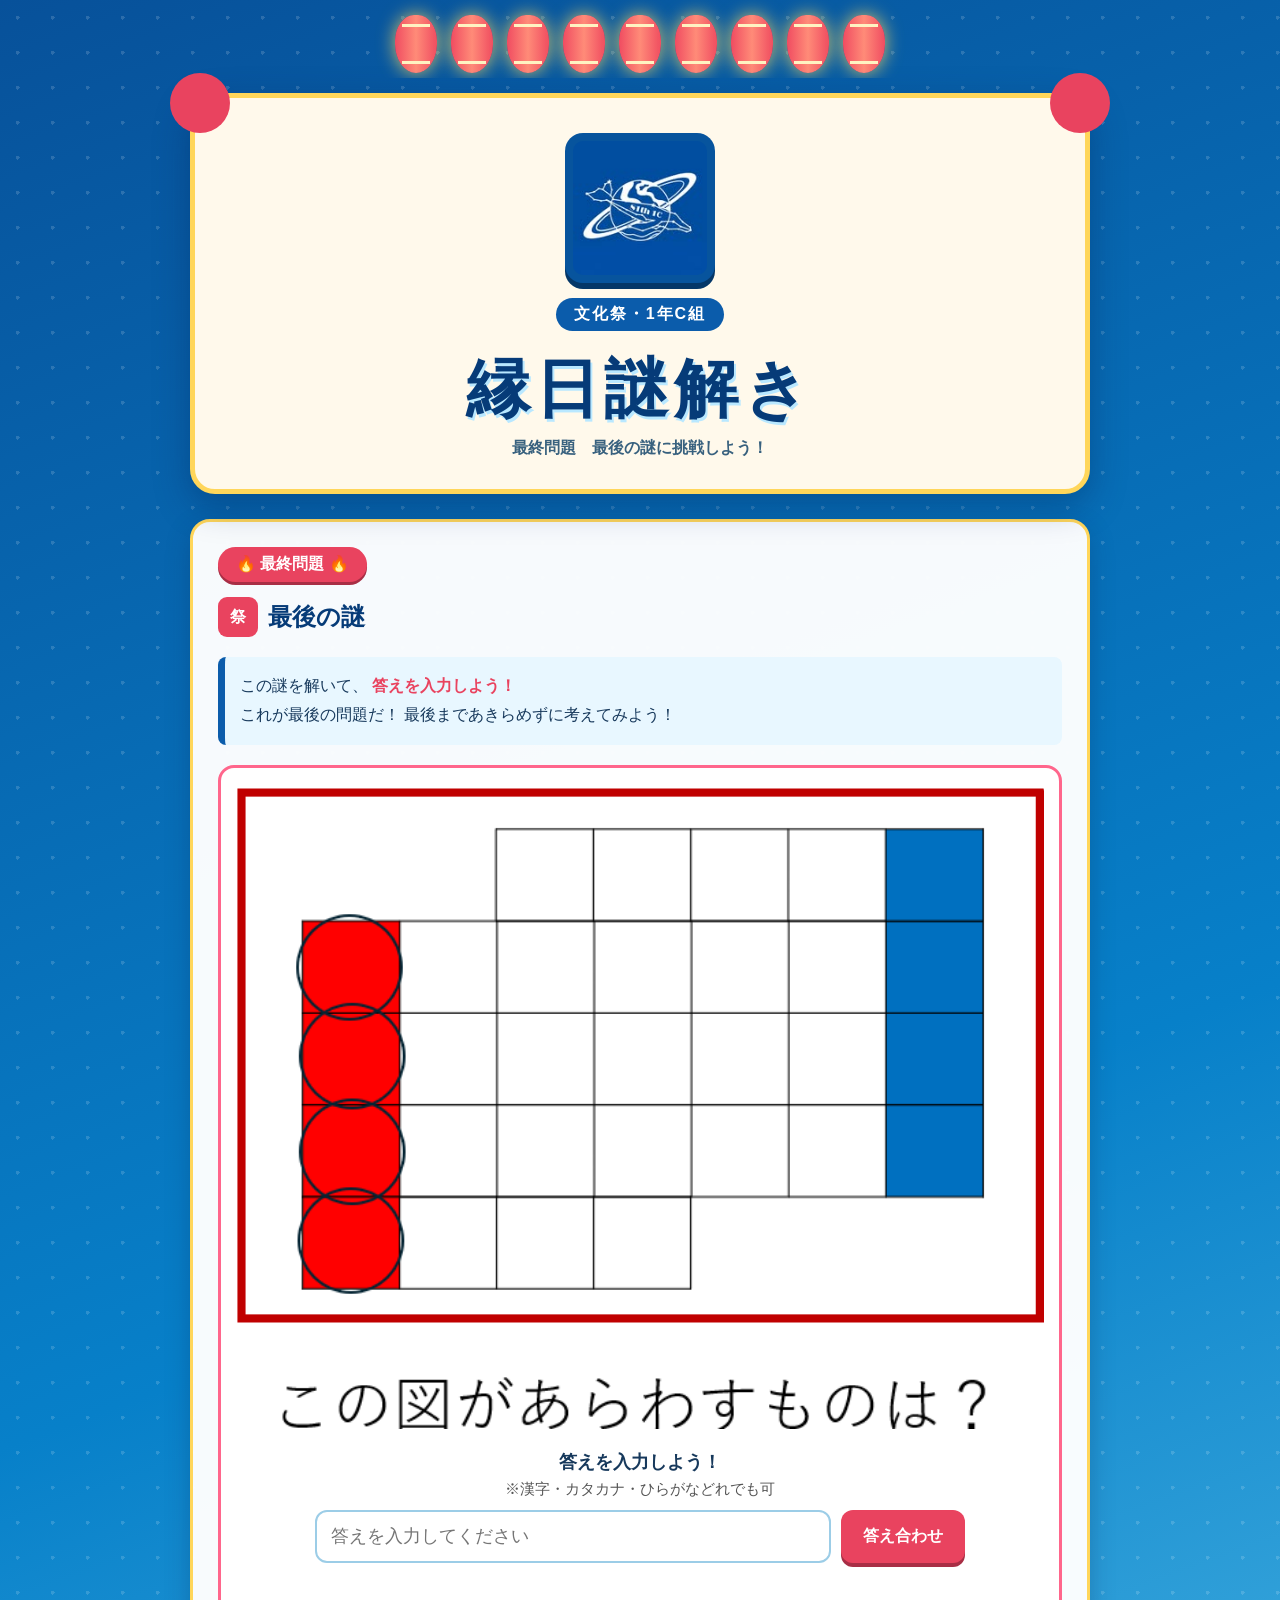
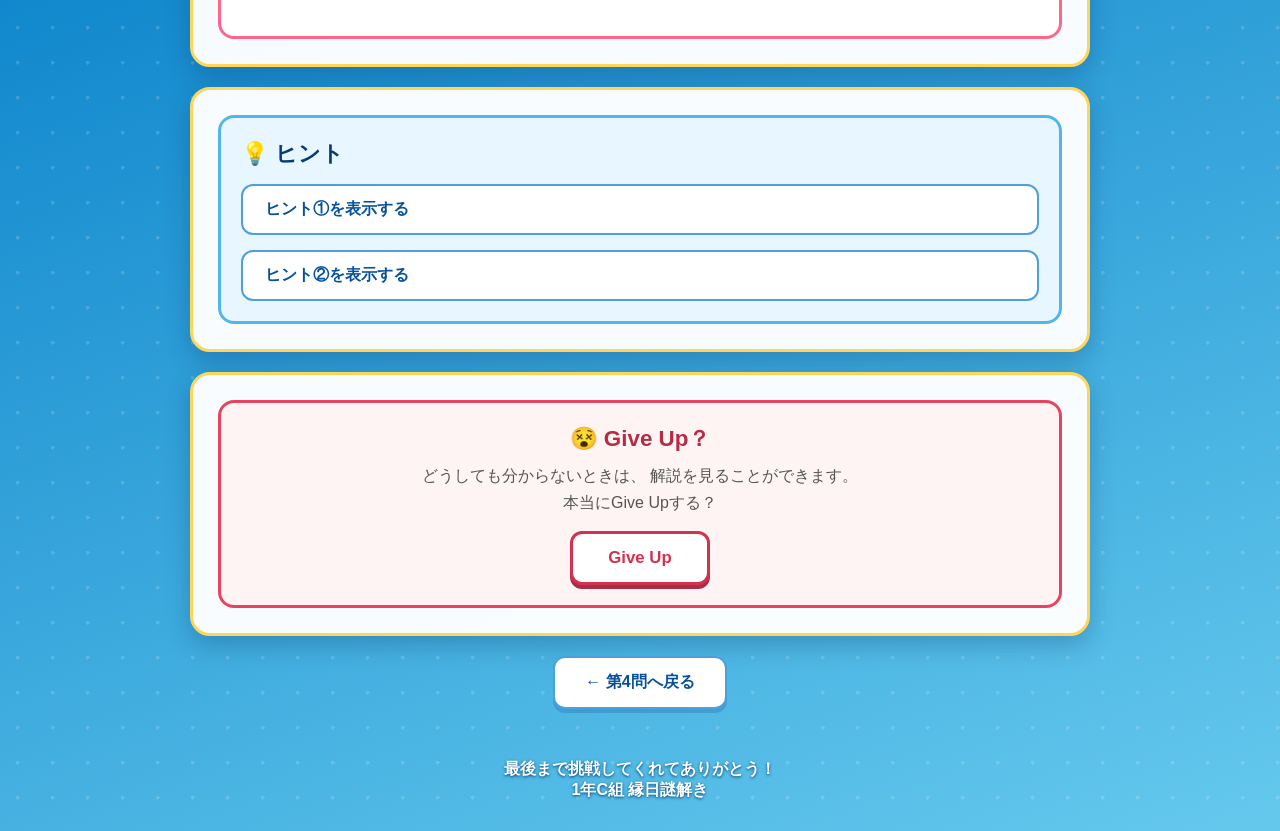
<file: final.html>
<!DOCTYPE html>
<html lang="ja">

<head>
  <meta charset="UTF-8">
  <meta name="viewport" content="width=device-width, initial-scale=1.0">

  <title>1年C組｜縁日謎解き 最終問題</title>

  <style>

    /* =========================
       全体
    ========================= */

    * {
      box-sizing: border-box;
    }

    body {
      margin: 0;

      font-family:
        "Yu Gothic",
        "Hiragino Kaku Gothic ProN",
        sans-serif;

      color: #17395c;

      background:
        radial-gradient(
          circle,
          rgba(255,255,255,0.15) 2px,
          transparent 2px
        ) 0 0 / 35px 35px,

        linear-gradient(
          160deg,
          #07519a,
          #0780c9,
          #65c9ed
        );

      min-height: 100vh;
    }


    /* =========================
       提灯
    ========================= */

    .lanterns {
      display: flex;
      justify-content: center;
      gap: 14px;
      padding: 15px 10px 5px;
      overflow: hidden;
    }


    .lantern {
      width: 42px;
      height: 58px;

      background:
        linear-gradient(
          90deg,
          #f04c61,
          #ff8b78,
          #f04c61
        );

      border-radius: 45% 45% 50% 50%;

      box-shadow:
        0 0 18px rgba(255, 220, 90, 0.8);

      position: relative;

      flex-shrink: 0;
    }


    .lantern::before,
    .lantern::after {
      content: "";

      position: absolute;

      left: 7px;
      right: 7px;

      height: 3px;

      background: #fff3c2;
    }


    .lantern::before {
      top: 9px;
    }


    .lantern::after {
      bottom: 9px;
    }


    /* =========================
       ヘッダー
    ========================= */

    header {
      width: min(900px, calc(100% - 30px));

      margin: 15px auto 0;

      padding: 35px 20px 30px;

      text-align: center;

      background: #fff9eb;

      border: 5px solid #ffd65a;

      border-radius: 25px;

      box-shadow:
        0 12px 35px rgba(0, 35, 85, 0.35);

      position: relative;
    }


    header::before,
    header::after {
      content: "";

      position: absolute;

      width: 60px;
      height: 60px;

      background: #e9435f;

      border-radius: 50%;

      z-index: 0;
    }


    header::before {
      left: -25px;
      top: -25px;
    }


    header::after {
      right: -25px;
      top: -25px;
    }


    /* =========================
       ロゴ
    ========================= */

    .logo {
      width: 150px;
      height: 150px;

      object-fit: contain;

      display: block;

      margin: 0 auto 15px;

      background: #07549d;

      border-radius: 18px;

      padding: 8px;

      box-shadow:
        0 6px 0 #043768;

      position: relative;

      z-index: 1;
    }


    /* =========================
       クラス名
    ========================= */

    .class-name {
      display: inline-block;

      background: #0b5cab;

      color: white;

      padding: 6px 18px;

      border-radius: 50px;

      font-weight: bold;

      letter-spacing: 0.12em;

      position: relative;

      z-index: 1;
    }


    /* =========================
       タイトル
    ========================= */

    h1 {
      margin: 15px 0 5px;

      color: #063b78;

      font-size: clamp(2rem, 7vw, 4rem);

      letter-spacing: 0.08em;

      text-shadow:
        2px 3px 0 #b9e8ff;

      position: relative;

      z-index: 1;
    }


    .subtitle {
      margin: 0;

      color: #38617e;

      font-weight: bold;

      position: relative;

      z-index: 1;
    }


    /* =========================
       メイン
    ========================= */

    main {
      width: min(900px, calc(100% - 30px));

      margin: 25px auto 50px;
    }


    /* =========================
       カード
    ========================= */

    .card {
      background: rgba(255,255,255,0.97);

      border-radius: 20px;

      padding: 25px;

      margin-bottom: 20px;

      border: 3px solid #ffd65a;

      box-shadow:
        0 9px 25px rgba(0,39,88,0.25);
    }


    /* =========================
       見出し
    ========================= */

    .card h2 {
      margin-top: 0;

      color: #063b78;

      font-size: 1.5rem;

      display: flex;

      align-items: center;

      gap: 10px;
    }


    .card h2::before {
      content: "祭";

      display: grid;

      place-items: center;

      width: 40px;
      height: 40px;

      background: #e9435f;

      color: white;

      border-radius: 9px;

      font-size: 1rem;

      flex-shrink: 0;
    }


    /* =========================
       最終問題バッジ
    ========================= */

    .final-badge {
      display: inline-block;

      background: #e9435f;

      color: white;

      padding: 7px 18px;

      border-radius: 50px;

      font-weight: bold;

      margin-bottom: 15px;

      box-shadow:
        0 3px 0 #a82e45;
    }


    /* =========================
       問題説明
    ========================= */

    .question-text {
      background: #e8f7ff;

      border-left: 7px solid #0b5cab;

      padding: 15px;

      border-radius: 8px;

      line-height: 1.8;

      margin-bottom: 20px;
    }


    .question-text strong {
      color: #e9435f;
    }


    /* =========================
       謎の画像
    ========================= */

    .puzzle {
      background: #ffffff;

      border: 3px solid #ff668c;

      border-radius: 16px;

      padding: 15px;

      text-align: center;
    }


    .puzzle-image {
      width: 100%;

      max-width: 850px;

      height: auto;

      display: block;

      margin: 0 auto;

      border-radius: 8px;
    }


    /* =========================
       答え入力
    ========================= */

    .answer-title {
      font-weight: bold;

      font-size: 1.15rem;

      margin: 20px 0 5px;
    }


    .answer-note {
      margin: 0 0 10px;

      font-size: 0.95rem;

      color: #555;
    }


    .answer-row {
      display: flex;

      gap: 10px;

      max-width: 650px;

      margin: auto;
    }


    input {
      width: 100%;

      padding: 14px;

      border: 2px solid #9ccde7;

      border-radius: 12px;

      font-size: 1.1rem;

      outline: none;
    }


    input:focus {
      border-color: #0b5cab;

      box-shadow:
        0 0 0 3px #c9edff;
    }


    /* =========================
       ボタン
    ========================= */

    button {
      border: none;

      border-radius: 12px;

      padding: 13px 22px;

      background: #e9435f;

      color: white;

      font-size: 1rem;

      font-weight: bold;

      cursor: pointer;

      box-shadow:
        0 4px 0 #a82e45;

      white-space: nowrap;

      transition: 0.15s;
    }


    button:hover {
      filter: brightness(1.1);

      transform: translateY(-1px);
    }


    button:active {
      transform: translateY(2px);

      box-shadow:
        0 2px 0 #a82e45;
    }


    /* =========================
       答えの結果
    ========================= */

    #result {
      min-height: 25px;

      margin-top: 15px;

      font-weight: bold;

      font-size: 1.1rem;
    }


    .correct {
      color: #0b8a59;
    }


    .wrong {
      color: #d4314e;
    }


    /* =========================
       解説へ進むボタン
    ========================= */

    #clearButton {
      display: none;

      margin: 20px auto 5px;

      background:
        linear-gradient(
          135deg,
          #0879c9,
          #07519a
        );

      font-size: 1.1rem;

      padding: 15px 30px;

      box-shadow:
        0 5px 0 #043768;

      animation:
        nextAppear 0.5s ease;
    }


    @keyframes nextAppear {

      from {
        opacity: 0;

        transform: translateY(10px);
      }

      to {
        opacity: 1;

        transform: translateY(0);
      }

    }


    /* =========================
       ヒント
    ========================= */

    .hint-section {
      background: #e8f7ff;

      border: 3px solid #54b5e8;

      border-radius: 16px;

      padding: 20px;
    }


    .hint-title {
      color: #063b78;

      font-size: 1.4rem;

      font-weight: bold;

      margin: 0 0 15px;
    }


    .hint-item {
      margin-bottom: 15px;
    }


    .hint-item:last-child {
      margin-bottom: 0;
    }


    .hint-button {
      background: white;

      color: #07519a;

      border: 2px solid #4d9fe0;

      box-shadow: none;

      width: 100%;

      text-align: left;
    }


    .hint-button:hover {
      background: #f2fbff;

      color: #063b78;
    }


    .hint-box {
      display: none;

      margin-top: 10px;

      padding: 15px;

      background: white;

      border-left: 6px solid #0b5cab;

      border-radius: 10px;

      line-height: 1.8;

      animation:
        hintAppear 0.4s ease;
    }


    @keyframes hintAppear {

      from {
        opacity: 0;

        transform: translateY(-10px);
      }

      to {
        opacity: 1;

        transform: translateY(0);
      }

    }


    /* =========================
       Give Up
    ========================= */

    .giveup-section {
      background: #fff4f4;

      border: 3px solid #e9435f;

      border-radius: 16px;

      padding: 20px;

      text-align: center;
    }


    .giveup-title {
      margin: 0 0 8px;

      color: #b52d45;

      font-size: 1.4rem;

      font-weight: bold;
    }


    .giveup-text {
      margin: 0 0 15px;

      color: #555;

      line-height: 1.7;
    }


    .giveup-button {
      display: inline-block;

      padding: 14px 35px;

      background: white;

      color: #d4314e;

      border: 3px solid #d4314e;

      border-radius: 12px;

      text-decoration: none;

      font-weight: bold;

      font-size: 1.05rem;

      box-shadow:
        0 4px 0 #a82e45;

      transition: 0.15s;
    }


    .giveup-button:hover {
      background: #d4314e;

      color: white;

      transform: translateY(-1px);
    }


    .giveup-button:active {
      transform: translateY(2px);

      box-shadow:
        0 2px 0 #a82e45;
    }


    /* =========================
       第4問へ戻る
    ========================= */

    .back-button {
      display: block;

      width: fit-content;

      margin: 20px auto 0;

      padding: 14px 30px;

      background: white;

      color: #07519a;

      border: 2px solid #4d9fe0;

      text-decoration: none;

      border-radius: 12px;

      font-weight: bold;

      box-shadow:
        0 4px 0 rgba(0, 60, 120, 0.2);
    }


    .back-button:hover {
      background: #f2fbff;
    }


    /* =========================
       フッター
    ========================= */

    footer {
      text-align: center;

      color: white;

      padding-bottom: 30px;

      font-weight: bold;

      text-shadow:
        0 1px 3px #034071;
    }


    /* =========================
       スマホ対応
    ========================= */

    @media (max-width: 650px) {

      .lanterns {
        gap: 7px;
      }


      .lantern {
        width: 32px;
        height: 47px;
      }


      .logo {
        width: 125px;
        height: 125px;
      }


      header {
        padding: 28px 17px 23px;
      }


      .answer-row {
        flex-direction: column;
      }


      button {
        width: 100%;
      }


      .puzzle {
        padding: 8px;
      }


      .puzzle-image {
        margin-bottom: 10px;
      }


      .back-button {
        width: 100%;

        text-align: center;
      }


      .giveup-button {
        width: 100%;
      }

    }

  </style>

</head>


<body>


  <!-- =========================
       提灯
  ========================= -->

  <div class="lanterns">

    <div class="lantern"></div>
    <div class="lantern"></div>
    <div class="lantern"></div>
    <div class="lantern"></div>
    <div class="lantern"></div>
    <div class="lantern"></div>
    <div class="lantern"></div>
    <div class="lantern"></div>
    <div class="lantern"></div>

  </div>



  <!-- =========================
       ヘッダー
  ========================= -->

  <header>

    <img
      class="logo"
      src="logo.jpg"
      alt="1年C組のロゴ"
    >


    <div class="class-name">
      文化祭・1年C組
    </div>


    <h1>
      縁日謎解き
    </h1>


    <p class="subtitle">
      最終問題　最後の謎に挑戦しよう！
    </p>

  </header>



  <main>


    <!-- =========================
         最終問題
    ========================= -->

    <section class="card">

      <div class="final-badge">
        🔥 最終問題 🔥
      </div>


      <h2>
        最後の謎
      </h2>


      <div class="question-text">

        この謎を解いて、
        <strong>答えを入力しよう！</strong>

        <br>

        これが最後の問題だ！
        最後まであきらめずに考えてみよう！

      </div>


      <div class="puzzle">


        <!-- 最終問題の画像 -->

        <img
          class="puzzle-image"
          src="puzzle5.png"
          alt="最終問題"
        >


        <p class="answer-title">
          答えを入力しよう！
        </p>


        <p class="answer-note">
          ※漢字・カタカナ・ひらがなどれでも可
        </p>


        <div class="answer-row">


          <input
            id="answer"
            type="text"
            placeholder="答えを入力してください"
            autocomplete="off"
          >


          <button
            onclick="checkAnswer()"
          >
            答え合わせ
          </button>


        </div>


        <!-- 答えの結果 -->

        <p id="result"></p>


        <!-- 正解後のボタン -->

        <button
          id="clearButton"
          onclick="goToClearPage()"
        >
          🎉 解説を見る →
        </button>


      </div>

    </section>



    <!-- =========================
         ヒント
    ========================= -->

    <section class="card">

      <div class="hint-section">


        <p class="hint-title">
          💡 ヒント
        </p>


        <!-- ヒント① -->

        <div class="hint-item">

          <button
            id="hintButton1"
            class="hint-button"
            onclick="showHint(1)"
          >
            ヒント①を表示する
          </button>


          <div
            id="hint1"
            class="hint-box"
          >

            これはカレンダーだね

          </div>

        </div>



        <!-- ヒント② -->

        <div class="hint-item">

          <button
            id="hintButton2"
            class="hint-button"
            onclick="showHint(2)"
          >
            ヒント②を表示する
          </button>


          <div
            id="hint2"
            class="hint-box"
          >

            日曜日の場所においてあるのは...?

          </div>

        </div>


      </div>

    </section>



    <!-- =========================
         Give Up
    ========================= -->

    <section class="card">

      <div class="giveup-section">


        <p class="giveup-title">
          😵 Give Up？
        </p>


        <p class="giveup-text">

          どうしても分からないときは、
          解説を見ることができます。

          <br>

          本当にGive Upする？

        </p>


        <a
          href="final-explanation.html"
          class="giveup-button"
        >
          Give Up
        </a>


      </div>

    </section>



    <!-- =========================
         第4問へ戻る
    ========================= -->

    <a
      href="question4.html"
      class="back-button"
    >
      ← 第4問へ戻る
    </a>


  </main>



  <!-- =========================
       フッター
  ========================= -->

  <footer>

    最後まで挑戦してくれてありがとう！

    <br>

    1年C組 縁日謎解き

  </footer>



  <!-- =========================
       JavaScript
  ========================= -->

  <script>


    /* =========================
       答え合わせ
    ========================= */

    function checkAnswer() {

      const input =
        document.getElementById("answer");


      const result =
        document.getElementById("result");


      const clearButton =
        document.getElementById("clearButton");


      /*
       * 入力された答え
       */

      const answer =
        input.value
          .trim()
          .replace(/\s/g, "");


      /*
       * 空欄
       */

      if (answer === "") {

        result.textContent =
          "答えを入力してね！";

        result.className =
          "wrong";

        clearButton.style.display =
          "none";

        return;
      }


      /*
       * 正解
       *
       * 漢字：縁日
       * ひらがな：えんにち
       * カタカナ：エンニチ
       */

      if (
        answer === "縁日" ||
        answer === "えんにち" ||
        answer === "エンニチ"
      ) {

        result.textContent =
          "🎉 正解！ 最終問題クリア！";

        result.className =
          "correct";

        clearButton.style.display =
          "block";

      }


      /*
       * 不正解
       */

      else {

        result.textContent =
          "❌ 残念！ もう一度考えてみよう。";

        result.className =
          "wrong";

        clearButton.style.display =
          "none";

      }

    }



    /* =========================
       正解したら解説ページへ
    ========================= */

    function goToClearPage() {

      window.location.href =
        "clear.html";

    }



    /* =========================
       ヒント表示
    ========================= */

    function showHint(number) {

      const hint =
        document.getElementById(
          "hint" + number
        );


      const button =
        document.getElementById(
          "hintButton" + number
        );


      /*
       * すでに表示されていたら閉じる
       */

      if (
        hint.style.display === "block"
      ) {

        hint.style.display =
          "none";

        button.textContent =
          "ヒント" + number + "を表示する";

      }


      /*
       * 表示されていなければ表示
       */

      else {

        hint.style.display =
          "block";

        button.textContent =
          "ヒント" + number + "を閉じる";

      }

    }



    /* =========================
       Enterキーで答え合わせ
    ========================= */

    document
      .getElementById("answer")
      .addEventListener(
        "keydown",
        function(event) {

          if (
            event.key === "Enter"
          ) {

            checkAnswer();

          }

        }
      );


  </script>


</body>

</html>
</file>
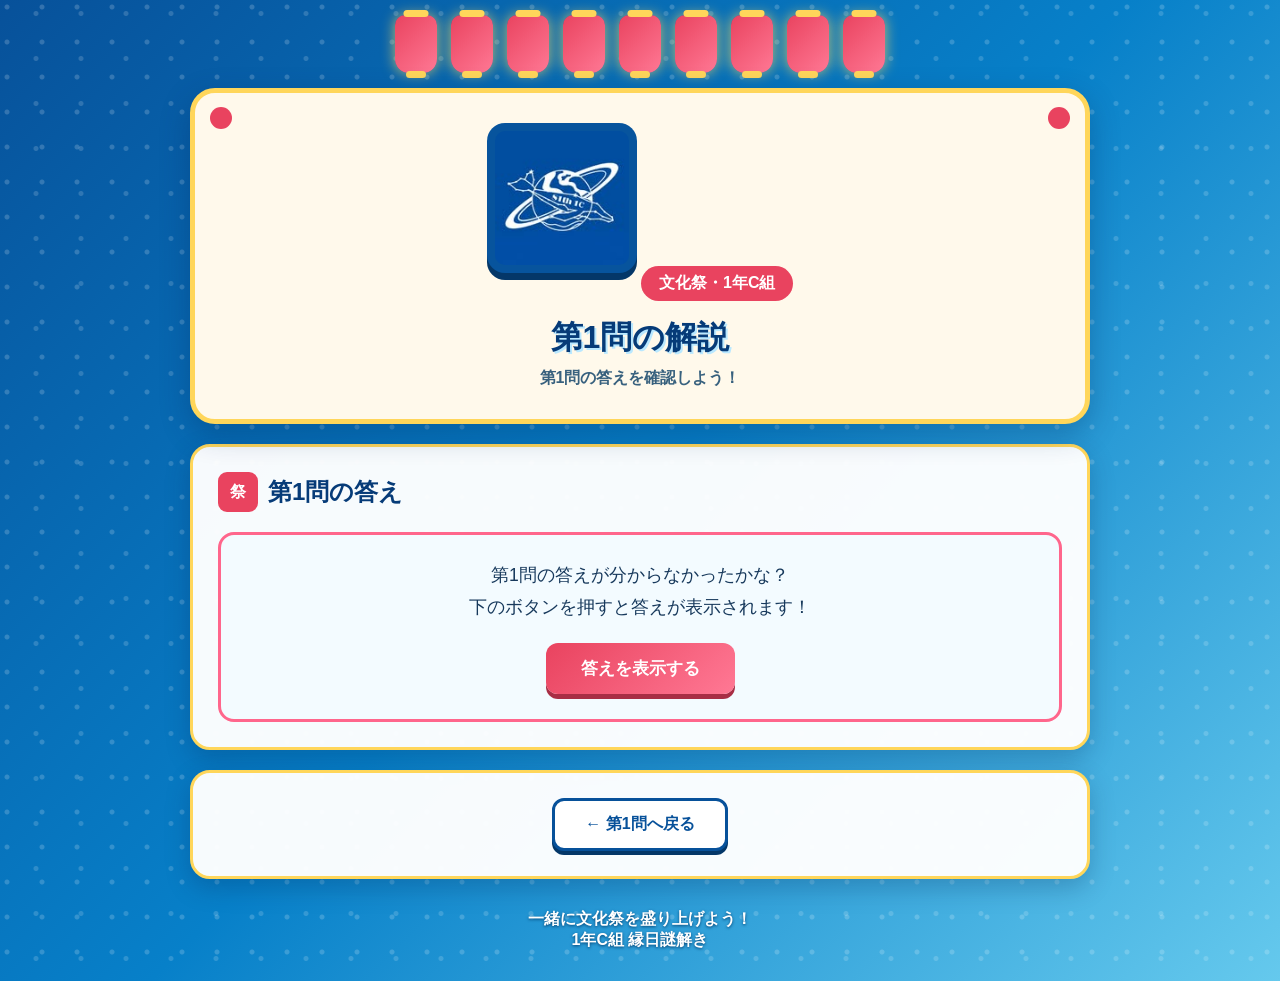
<file: question1-explanation.html>
<!DOCTYPE html>
<html lang="ja">

<head>

  <meta charset="UTF-8">

  <meta
    name="viewport"
    content="width=device-width, initial-scale=1.0"
  >

  <title>
    1年C組｜縁日謎解き 第1問 解説
  </title>


  <style>

    * {
      box-sizing: border-box;
    }


    body {
      margin: 0;

      font-family:
        "Yu Gothic",
        "Hiragino Kaku Gothic ProN",
        sans-serif;

      color: #17395c;

      background:
        radial-gradient(
          circle at 20% 20%,
          rgba(255,255,255,0.18) 2px,
          transparent 3px
        ),
        radial-gradient(
          circle at 80% 30%,
          rgba(255,255,255,0.16) 2px,
          transparent 3px
        ),
        linear-gradient(
          135deg,
          #07519a,
          #0780c9,
          #65c9ed
        );

      background-size:
        35px 35px,
        45px 45px,
        cover;

      min-height: 100vh;
    }


    /* =========================
       提灯
    ========================= */

    .lanterns {
      display: flex;

      justify-content: center;

      gap: 14px;

      padding:
        15px
        10px
        5px;

      flex-wrap: wrap;
    }


    .lantern {
      width: 42px;
      height: 58px;

      background:
        linear-gradient(
          135deg,
          #e9435f,
          #ff7894
        );

      border-radius:
        10px 10px 14px 14px;

      box-shadow:
        0 0 14px
        rgba(255,220,90,0.75);

      position: relative;
    }


    .lantern::before {
      content: "";

      position: absolute;

      top: -5px;
      left: 50%;

      transform:
        translateX(-50%);

      width: 25px;
      height: 7px;

      background: #ffd65a;

      border-radius: 5px;
    }


    .lantern::after {
      content: "";

      position: absolute;

      bottom: -5px;
      left: 50%;

      transform:
        translateX(-50%);

      width: 20px;
      height: 7px;

      background: #ffd65a;

      border-radius: 5px;
    }


    /* =========================
       ヘッダー
    ========================= */

    header {
      width:
        min(
          900px,
          calc(100% - 30px)
        );

      margin:
        10px auto 20px;

      padding: 30px;

      background: #fff9eb;

      border:
        5px solid #ffd65a;

      border-radius: 25px;

      box-shadow:
        0 10px 30px
        rgba(0,39,88,0.3);

      text-align: center;

      position: relative;
    }


    header::before,
    header::after {
      content: "";

      position: absolute;

      width: 22px;
      height: 22px;

      background: #e9435f;

      border-radius: 50%;

      top: 14px;
    }


    header::before {
      left: 15px;
    }


    header::after {
      right: 15px;
    }


    .logo {
      width: 150px;
      height: 150px;

      object-fit: cover;

      background: #07549d;

      border-radius: 18px;

      padding: 8px;

      box-shadow:
        0 7px 0 #043768;

      margin-bottom: 15px;
    }


    .class-name {
      display: inline-block;

      padding:
        7px 18px;

      background: #e9435f;

      color: white;

      border-radius: 50px;

      font-weight: bold;

      margin-bottom: 10px;
    }


    h1 {
      margin:
        5px 0 8px;

      color: #063b78;

      font-size: 2rem;

      text-shadow:
        2px 2px 0 #b9e8ff;
    }


    .subtitle {
      margin: 0;

      font-weight: bold;

      color: #38617e;
    }


    /* =========================
       メイン
    ========================= */

    main {
      width:
        min(
          900px,
          calc(100% - 30px)
        );

      margin:
        0 auto 30px;
    }


    /* =========================
       カード
    ========================= */

    .card {
      background:
        rgba(255,255,255,0.97);

      border-radius: 20px;

      padding: 25px;

      margin-bottom: 20px;

      border:
        3px solid #ffd65a;

      box-shadow:
        0 9px 25px
        rgba(0,39,88,0.25);
    }


    .card h2 {
      margin-top: 0;

      color: #063b78;

      font-size: 1.5rem;

      display: flex;

      align-items: center;

      gap: 10px;
    }


    .card h2::before {
      content: "祭";

      display: grid;

      place-items: center;

      width: 40px;
      height: 40px;

      background: #e9435f;

      color: white;

      border-radius: 9px;

      font-size: 1rem;

      flex-shrink: 0;
    }


    /* =========================
       解説
    ========================= */

    .explanation {
      background: #f3fbff;

      border:
        3px solid #ff668c;

      border-radius: 16px;

      padding: 25px;

      text-align: center;
    }


    .explanation-text {
      font-size: 1.1rem;

      line-height: 1.8;

      margin:
        0 0 20px;
    }


    /* =========================
       答えを表示するボタン
    ========================= */

    #answerButton {
      display: inline-block;

      padding:
        14px 35px;

      background:
        linear-gradient(
          135deg,
          #e9435f,
          #ff7894
        );

      color: white;

      border: none;

      border-radius: 12px;

      font-size: 1.05rem;

      font-weight: bold;

      cursor: pointer;

      box-shadow:
        0 5px 0 #a82e45;

      transition:
        0.15s;
    }


    #answerButton:hover {
      transform:
        translateY(-1px);
    }


    #answerButton:active {
      transform:
        translateY(3px);

      box-shadow:
        0 2px 0 #a82e45;
    }


    /* =========================
       答え
    ========================= */

    #answer {
      display: none;

      margin-top: 22px;

      padding: 20px;

      background: #fff9eb;

      border:
        3px solid #ffd65a;

      border-radius: 15px;

      color: #e9435f;

      font-size: 2rem;

      font-weight: bold;

      animation:
        answerAppear 0.4s ease;
    }


    @keyframes answerAppear {

      from {
        opacity: 0;

        transform:
          translateY(10px);
      }

      to {
        opacity: 1;

        transform:
          translateY(0);
      }

    }


    /* =========================
       戻るボタン
    ========================= */

    .back-button {
      display: inline-block;

      padding:
        13px 30px;

      background: white;

      color: #07519a;

      border:
        3px solid #07519a;

      border-radius: 12px;

      text-decoration: none;

      font-weight: bold;

      box-shadow:
        0 4px 0 #043768;

      transition:
        0.15s;
    }


    .back-button:hover {
      background: #e8f7ff;

      transform:
        translateY(-1px);
    }


    .back-button:active {
      transform:
        translateY(2px);

      box-shadow:
        0 2px 0 #043768;
    }


    .back-area {
      text-align: center;
    }


    /* =========================
       フッター
    ========================= */

    footer {
      text-align: center;

      color: white;

      padding-bottom: 30px;

      font-weight: bold;

      text-shadow:
        0 1px 3px #034071;
    }


    /* =========================
       スマホ対応
    ========================= */

    @media (max-width: 650px) {

      .lanterns {
        gap: 7px;
      }


      .lantern {
        width: 32px;
        height: 47px;
      }


      .logo {
        width: 100px;
        height: 100px;
      }


      header {
        padding:
          25px 17px;
      }


      h1 {
        font-size: 1.6rem;
      }


      .card {
        padding: 20px;
      }


      #answerButton {
        width: 100%;
      }


      .back-button {
        width: 100%;

        text-align: center;
      }

    }

  </style>

</head>


<body>


  <!-- =========================
       提灯
  ========================= -->

  <div class="lanterns">

    <div class="lantern"></div>
    <div class="lantern"></div>
    <div class="lantern"></div>
    <div class="lantern"></div>
    <div class="lantern"></div>
    <div class="lantern"></div>
    <div class="lantern"></div>
    <div class="lantern"></div>
    <div class="lantern"></div>

  </div>


  <!-- =========================
       ヘッダー
  ========================= -->

  <header>

    <img
      class="logo"
      src="logo.jpg"
      alt="1年C組のロゴ"
    >


    <div class="class-name">
      文化祭・1年C組
    </div>


    <h1>
      第1問の解説
    </h1>


    <p class="subtitle">
      第1問の答えを確認しよう！
    </p>

  </header>


  <!-- =========================
       メイン
  ========================= -->

  <main>


    <!-- =========================
         解説
    ========================= -->

    <section class="card">

      <h2>
        第1問の答え
      </h2>


      <div class="explanation">

        <p class="explanation-text">
          第1問の答えが分からなかったかな？<br>
          下のボタンを押すと答えが表示されます！
        </p>


        <!-- 答えを表示するボタン -->

        <button
          id="answerButton"
          onclick="showAnswer()"
        >
          答えを表示する
        </button>


        <!-- 答え -->

        <div id="answer">
          わたがし
        </div>

      </div>

    </section>


    <!-- =========================
         戻る
    ========================= -->

    <section class="card">

      <div class="back-area">

        <a
          href="index.html"
          class="back-button"
        >
          ← 第1問へ戻る
        </a>

      </div>

    </section>


  </main>


  <!-- =========================
       フッター
  ========================= -->

  <footer>

    一緒に文化祭を盛り上げよう！

    <br>

    1年C組 縁日謎解き

  </footer>


  <!-- =========================
       JavaScript
  ========================= -->

  <script>

    function showAnswer() {

      const answer =
        document.getElementById("answer");

      const button =
        document.getElementById("answerButton");


      answer.style.display =
        "block";


      button.textContent =
        "答えを表示しました！";


      button.disabled =
        true;

    }

  </script>


</body>

</html>
</file>
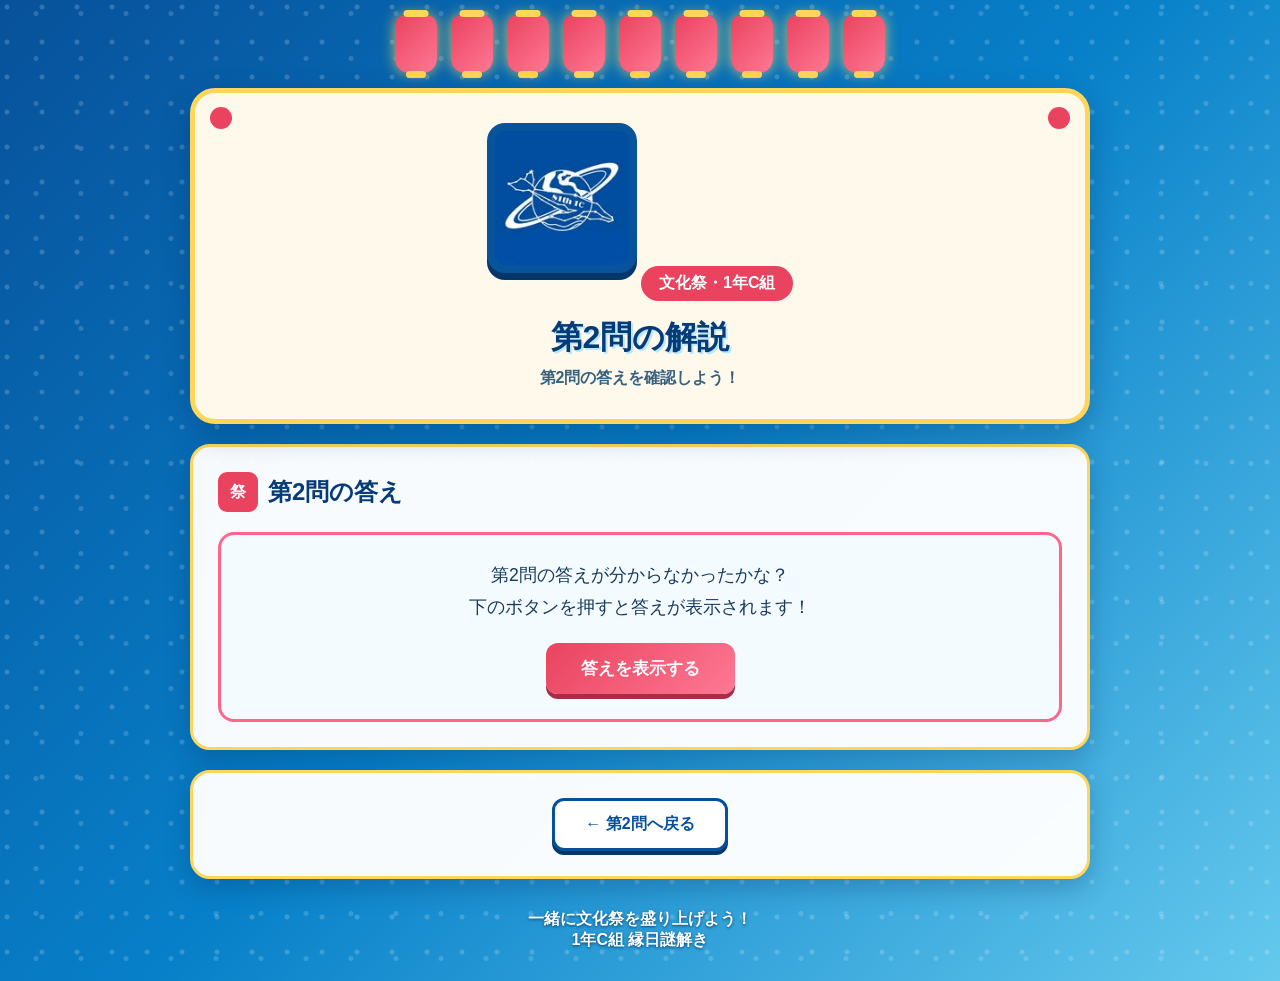
<file: question2-explanation.html>
<!DOCTYPE html>
<html lang="ja">

<head>

  <meta charset="UTF-8">

  <meta
    name="viewport"
    content="width=device-width, initial-scale=1.0"
  >

  <title>
    1年C組｜縁日謎解き 第2問 解説
  </title>


  <style>

    * {
      box-sizing: border-box;
    }


    body {
      margin: 0;

      font-family:
        "Yu Gothic",
        "Hiragino Kaku Gothic ProN",
        sans-serif;

      color: #17395c;

      background:
        radial-gradient(
          circle at 20% 20%,
          rgba(255,255,255,0.18) 2px,
          transparent 3px
        ),
        radial-gradient(
          circle at 80% 30%,
          rgba(255,255,255,0.16) 2px,
          transparent 3px
        ),
        linear-gradient(
          135deg,
          #07519a,
          #0780c9,
          #65c9ed
        );

      background-size:
        35px 35px,
        45px 45px,
        cover;

      min-height: 100vh;
    }


    /* =========================
       提灯
    ========================= */

    .lanterns {
      display: flex;

      justify-content: center;

      gap: 14px;

      padding:
        15px
        10px
        5px;

      flex-wrap: wrap;
    }


    .lantern {
      width: 42px;
      height: 58px;

      background:
        linear-gradient(
          135deg,
          #e9435f,
          #ff7894
        );

      border-radius:
        10px 10px 14px 14px;

      box-shadow:
        0 0 14px
        rgba(255,220,90,0.75);

      position: relative;
    }


    .lantern::before {
      content: "";

      position: absolute;

      top: -5px;
      left: 50%;

      transform:
        translateX(-50%);

      width: 25px;
      height: 7px;

      background: #ffd65a;

      border-radius: 5px;
    }


    .lantern::after {
      content: "";

      position: absolute;

      bottom: -5px;
      left: 50%;

      transform:
        translateX(-50%);

      width: 20px;
      height: 7px;

      background: #ffd65a;

      border-radius: 5px;
    }


    /* =========================
       ヘッダー
    ========================= */

    header {
      width:
        min(
          900px,
          calc(100% - 30px)
        );

      margin:
        10px auto 20px;

      padding: 30px;

      background: #fff9eb;

      border:
        5px solid #ffd65a;

      border-radius: 25px;

      box-shadow:
        0 10px 30px
        rgba(0,39,88,0.3);

      text-align: center;

      position: relative;
    }


    header::before,
    header::after {
      content: "";

      position: absolute;

      width: 22px;
      height: 22px;

      background: #e9435f;

      border-radius: 50%;

      top: 14px;
    }


    header::before {
      left: 15px;
    }


    header::after {
      right: 15px;
    }


    .logo {
      width: 150px;
      height: 150px;

      object-fit: cover;

      background: #07549d;

      border-radius: 18px;

      padding: 8px;

      box-shadow:
        0 7px 0 #043768;

      margin-bottom: 15px;
    }


    .class-name {
      display: inline-block;

      padding:
        7px 18px;

      background: #e9435f;

      color: white;

      border-radius: 50px;

      font-weight: bold;

      margin-bottom: 10px;
    }


    h1 {
      margin:
        5px 0 8px;

      color: #063b78;

      font-size: 2rem;

      text-shadow:
        2px 2px 0 #b9e8ff;
    }


    .subtitle {
      margin: 0;

      font-weight: bold;

      color: #38617e;
    }


    /* =========================
       メイン
    ========================= */

    main {
      width:
        min(
          900px,
          calc(100% - 30px)
        );

      margin:
        0 auto 30px;
    }


    /* =========================
       カード
    ========================= */

    .card {
      background:
        rgba(255,255,255,0.97);

      border-radius: 20px;

      padding: 25px;

      margin-bottom: 20px;

      border:
        3px solid #ffd65a;

      box-shadow:
        0 9px 25px
        rgba(0,39,88,0.25);
    }


    .card h2 {
      margin-top: 0;

      color: #063b78;

      font-size: 1.5rem;

      display: flex;

      align-items: center;

      gap: 10px;
    }


    .card h2::before {
      content: "祭";

      display: grid;

      place-items: center;

      width: 40px;
      height: 40px;

      background: #e9435f;

      color: white;

      border-radius: 9px;

      font-size: 1rem;

      flex-shrink: 0;
    }


    /* =========================
       解説
    ========================= */

    .explanation {
      background: #f3fbff;

      border:
        3px solid #ff668c;

      border-radius: 16px;

      padding: 25px;

      text-align: center;
    }


    .explanation-text {
      font-size: 1.1rem;

      line-height: 1.8;

      margin:
        0 0 20px;
    }


    /* =========================
       答えを表示するボタン
    ========================= */

    #answerButton {
      display: inline-block;

      padding:
        14px 35px;

      background:
        linear-gradient(
          135deg,
          #e9435f,
          #ff7894
        );

      color: white;

      border: none;

      border-radius: 12px;

      font-size: 1.05rem;

      font-weight: bold;

      cursor: pointer;

      box-shadow:
        0 5px 0 #a82e45;

      transition:
        0.15s;
    }


    #answerButton:hover {
      transform:
        translateY(-1px);
    }


    #answerButton:active {
      transform:
        translateY(3px);

      box-shadow:
        0 2px 0 #a82e45;
    }


    #answerButton:disabled {
      cursor: default;

      opacity: 0.8;

      transform: none;
    }


    /* =========================
       答え
    ========================= */

    #answer {
      display: none;

      margin-top: 22px;

      padding: 20px;

      background: #fff9eb;

      border:
        3px solid #ffd65a;

      border-radius: 15px;

      color: #e9435f;

      font-size: 2rem;

      font-weight: bold;

      animation:
        answerAppear 0.4s ease;
    }


    @keyframes answerAppear {

      from {
        opacity: 0;

        transform:
          translateY(10px);
      }

      to {
        opacity: 1;

        transform:
          translateY(0);
      }

    }


    /* =========================
       戻るボタン
    ========================= */

    .back-button {
      display: inline-block;

      padding:
        13px 30px;

      background: white;

      color: #07519a;

      border:
        3px solid #07519a;

      border-radius: 12px;

      text-decoration: none;

      font-weight: bold;

      box-shadow:
        0 4px 0 #043768;

      transition:
        0.15s;
    }


    .back-button:hover {
      background: #e8f7ff;

      transform:
        translateY(-1px);
    }


    .back-button:active {
      transform:
        translateY(2px);

      box-shadow:
        0 2px 0 #043768;
    }


    .back-area {
      text-align: center;
    }


    /* =========================
       フッター
    ========================= */

    footer {
      text-align: center;

      color: white;

      padding-bottom: 30px;

      font-weight: bold;

      text-shadow:
        0 1px 3px #034071;
    }


    /* =========================
       スマホ対応
    ========================= */

    @media (max-width: 650px) {

      .lanterns {
        gap: 7px;
      }


      .lantern {
        width: 32px;
        height: 47px;
      }


      .logo {
        width: 100px;
        height: 100px;
      }


      header {
        padding:
          25px 17px;
      }


      h1 {
        font-size: 1.6rem;
      }


      .card {
        padding: 20px;
      }


      #answerButton {
        width: 100%;
      }


      .back-button {
        width: 100%;

        text-align: center;
      }

    }

  </style>

</head>


<body>


  <!-- =========================
       提灯
  ========================= -->

  <div class="lanterns">

    <div class="lantern"></div>
    <div class="lantern"></div>
    <div class="lantern"></div>
    <div class="lantern"></div>
    <div class="lantern"></div>
    <div class="lantern"></div>
    <div class="lantern"></div>
    <div class="lantern"></div>
    <div class="lantern"></div>

  </div>


  <!-- =========================
       ヘッダー
  ========================= -->

  <header>

    <img
      class="logo"
      src="logo.jpg"
      alt="1年C組のロゴ"
    >


    <div class="class-name">
      文化祭・1年C組
    </div>


    <h1>
      第2問の解説
    </h1>


    <p class="subtitle">
      第2問の答えを確認しよう！
    </p>

  </header>


  <!-- =========================
       メイン
  ========================= -->

  <main>


    <!-- =========================
         解説
    ========================= -->

    <section class="card">

      <h2>
        第2問の答え
      </h2>


      <div class="explanation">

        <p class="explanation-text">
          第2問の答えが分からなかったかな？<br>
          下のボタンを押すと答えが表示されます！
        </p>


        <!-- 答えを表示するボタン -->

        <button
          id="answerButton"
          onclick="showAnswer()"
        >
          答えを表示する
        </button>


        <!-- 答え -->

        <div id="answer">
          まつり
        </div>

      </div>

    </section>


    <!-- =========================
         戻る
    ========================= -->

    <section class="card">

      <div class="back-area">

        <a
          href="question2.html"
          class="back-button"
        >
          ← 第2問へ戻る
        </a>

      </div>

    </section>


  </main>


  <!-- =========================
       フッター
  ========================= -->

  <footer>

    一緒に文化祭を盛り上げよう！

    <br>

    1年C組 縁日謎解き

  </footer>


  <!-- =========================
       JavaScript
  ========================= -->

  <script>

    function showAnswer() {

      const answer =
        document.getElementById("answer");

      const button =
        document.getElementById("answerButton");


      answer.style.display =
        "block";


      button.textContent =
        "答えを表示しました！";


      button.disabled =
        true;

    }

  </script>


</body>

</html>
</file>
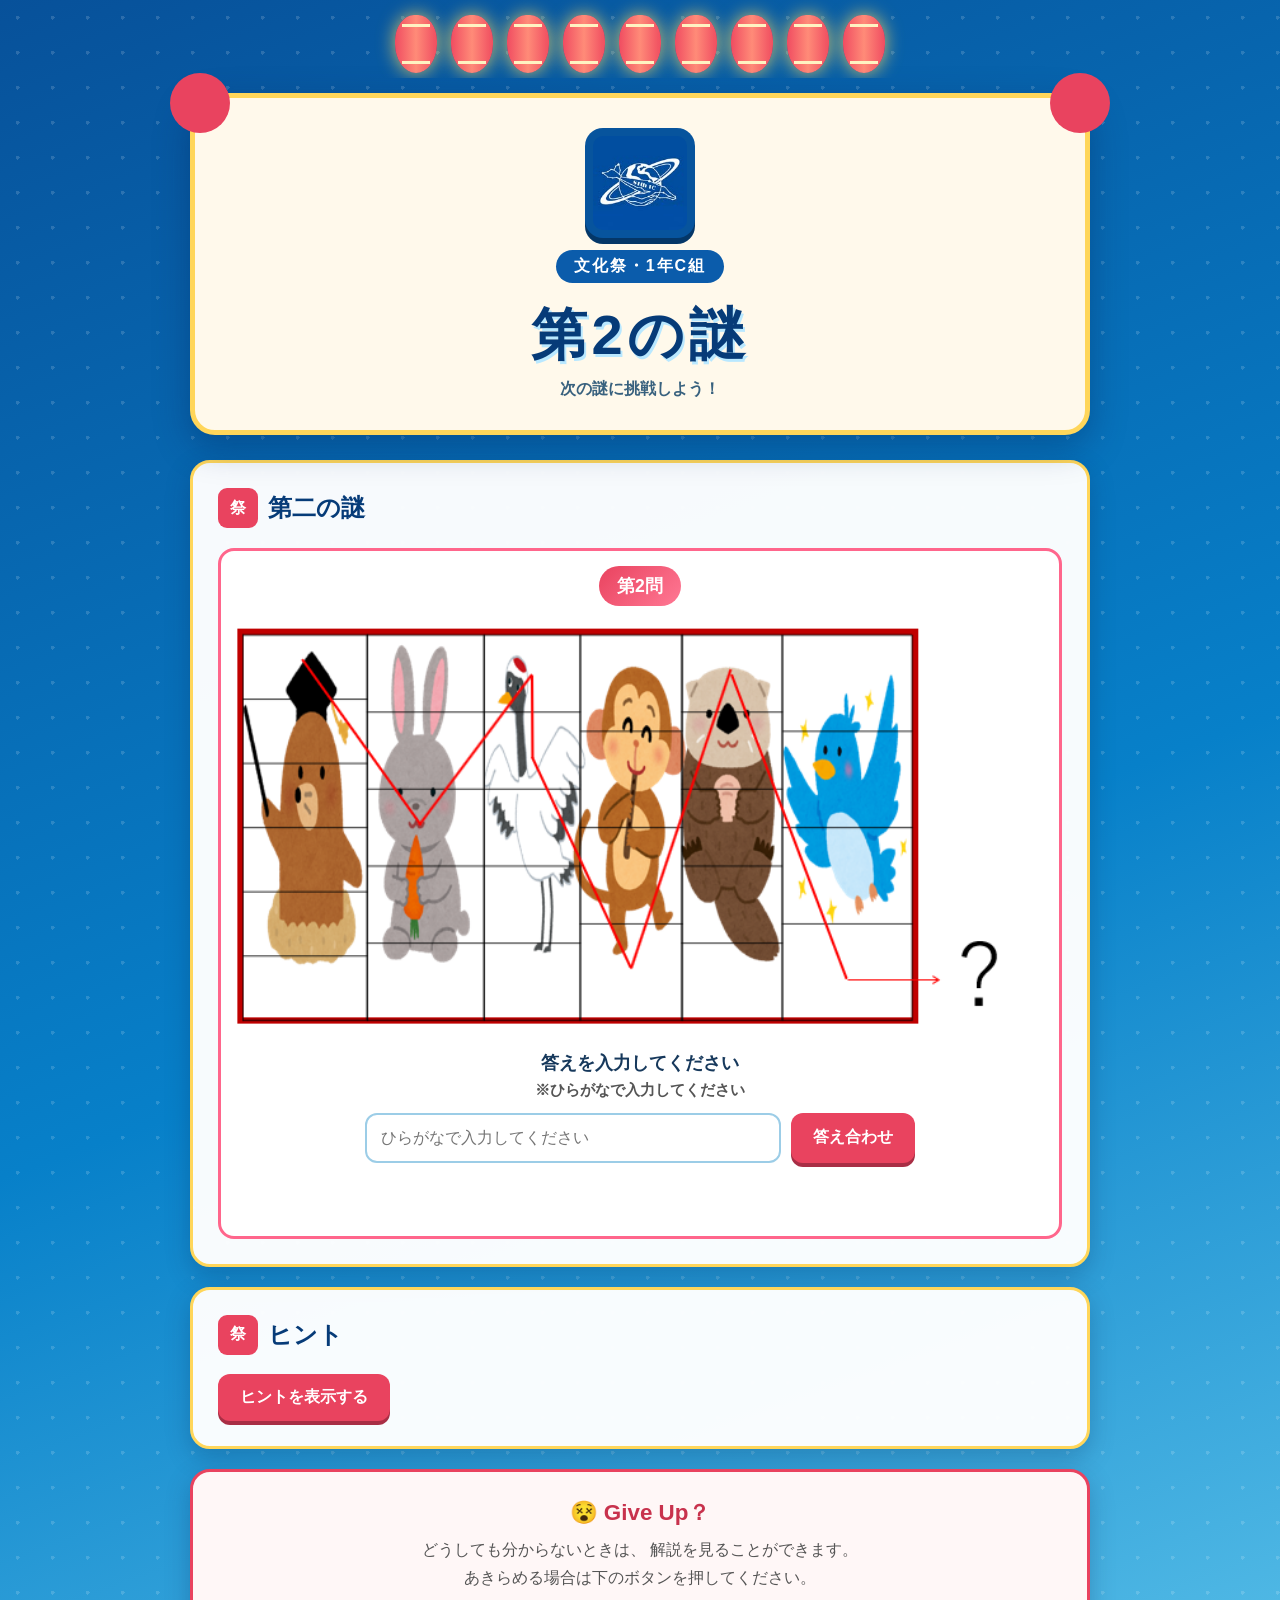
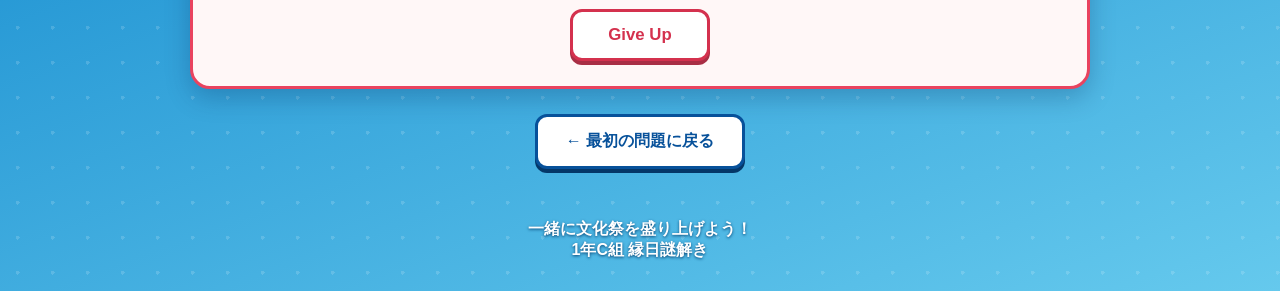
<file: question2.html>
<!DOCTYPE html>
<html lang="ja">

<head>
  <meta charset="UTF-8">

  <meta
    name="viewport"
    content="width=device-width, initial-scale=1.0"
  >

  <title>1年C組｜縁日謎解き 第2問</title>


  <style>

    /* =========================
       全体
    ========================= */

    * {
      box-sizing: border-box;
    }


    body {
      margin: 0;

      font-family:
        "Yu Gothic",
        "Hiragino Kaku Gothic ProN",
        sans-serif;

      color: #17395c;

      background:
        radial-gradient(
          circle,
          rgba(255,255,255,0.15) 2px,
          transparent 2px
        ) 0 0 / 35px 35px,

        linear-gradient(
          160deg,
          #07519a,
          #0780c9,
          #65c9ed
        );

      min-height: 100vh;
    }


    /* =========================
       提灯
    ========================= */

    .lanterns {
      display: flex;

      justify-content: center;

      gap: 14px;

      padding: 15px 10px 5px;

      overflow: hidden;
    }


    .lantern {
      width: 42px;
      height: 58px;

      background:
        linear-gradient(
          90deg,
          #f04c61,
          #ff8b78,
          #f04c61
        );

      border-radius:
        45% 45% 50% 50%;

      box-shadow:
        0 0 18px
        rgba(255, 220, 90, 0.8);

      position: relative;

      flex-shrink: 0;
    }


    .lantern::before,
    .lantern::after {
      content: "";

      position: absolute;

      left: 7px;
      right: 7px;

      height: 3px;

      background: #fff3c2;
    }


    .lantern::before {
      top: 9px;
    }


    .lantern::after {
      bottom: 9px;
    }


    /* =========================
       ヘッダー
    ========================= */

    header {
      width:
        min(900px, calc(100% - 30px));

      margin: 15px auto 0;

      padding:
        30px 20px;

      text-align: center;

      background: #fff9eb;

      border:
        5px solid #ffd65a;

      border-radius: 25px;

      box-shadow:
        0 12px 35px
        rgba(0, 35, 85, 0.35);

      position: relative;
    }


    header::before,
    header::after {
      content: "";

      position: absolute;

      width: 60px;
      height: 60px;

      background: #e9435f;

      border-radius: 50%;

      z-index: 0;
    }


    header::before {
      left: -25px;
      top: -25px;
    }


    header::after {
      right: -25px;
      top: -25px;
    }


    /* =========================
       ロゴ
    ========================= */

    .logo {
      width: 110px;
      height: 110px;

      object-fit: contain;

      display: block;

      margin: 0 auto 12px;

      background: #07549d;

      border-radius: 18px;

      padding: 8px;

      box-shadow:
        0 6px 0 #043768;

      position: relative;

      z-index: 1;
    }


    /* =========================
       クラス名
    ========================= */

    .class-name {
      display: inline-block;

      background: #0b5cab;

      color: white;

      padding: 6px 18px;

      border-radius: 50px;

      font-weight: bold;

      letter-spacing: 0.12em;

      position: relative;

      z-index: 1;
    }


    /* =========================
       タイトル
    ========================= */

    h1 {
      margin:
        15px 0 5px;

      color: #063b78;

      font-size:
        clamp(2rem, 7vw, 3.5rem);

      letter-spacing:
        0.08em;

      text-shadow:
        2px 3px 0 #b9e8ff;

      position: relative;

      z-index: 1;
    }


    .subtitle {
      margin: 0;

      color: #38617e;

      font-weight: bold;

      position: relative;

      z-index: 1;
    }


    /* =========================
       メイン
    ========================= */

    main {
      width:
        min(900px, calc(100% - 30px));

      margin:
        25px auto 50px;
    }


    /* =========================
       カード
    ========================= */

    .card {
      background:
        rgba(255,255,255,0.97);

      border-radius: 20px;

      padding: 25px;

      margin-bottom: 20px;

      border:
        3px solid #ffd65a;

      box-shadow:
        0 9px 25px
        rgba(0,39,88,0.25);
    }


    /* =========================
       見出し
    ========================= */

    .card h2 {
      margin-top: 0;

      color: #063b78;

      font-size: 1.5rem;

      display: flex;

      align-items: center;

      gap: 10px;
    }


    .card h2::before {
      content: "祭";

      display: grid;

      place-items: center;

      width: 40px;
      height: 40px;

      background: #e9435f;

      color: white;

      border-radius: 9px;

      font-size: 1rem;

      flex-shrink: 0;
    }


    /* =========================
       第2問表示
    ========================= */

    .question-number {
      display: inline-block;

      background:
        linear-gradient(
          135deg,
          #e9435f,
          #ff7894
        );

      color: white;

      font-weight: bold;

      font-size: 1.1rem;

      padding:
        8px 18px;

      border-radius: 50px;

      margin-bottom: 15px;
    }


    /* =========================
       謎の画像
    ========================= */

    .puzzle {
      background: #ffffff;

      border:
        3px solid #ff668c;

      border-radius: 16px;

      padding: 15px;

      text-align: center;
    }


    .puzzle-image {
      width: 100%;

      max-width: 850px;

      height: auto;

      display: block;

      margin:
        0 auto 20px;

      border-radius: 8px;
    }


    /* =========================
       答え入力
    ========================= */

    .answer-title {
      font-weight: bold;

      font-size: 1.15rem;

      margin:
        10px 0 5px;
    }


    .answer-note {
      margin:
        0 0 12px;

      color: #555;

      font-size: 0.95rem;

      font-weight: bold;
    }


    .answer-row {
      display: flex;

      gap: 10px;

      max-width: 550px;

      margin: auto;
    }


    input {
      width: 100%;

      padding: 14px;

      border:
        2px solid #9ccde7;

      border-radius: 12px;

      font-size: 1rem;

      outline: none;
    }


    input:focus {
      border-color: #0b5cab;

      box-shadow:
        0 0 0 3px #c9edff;
    }


    /* =========================
       ボタン
    ========================= */

    button {
      border: none;

      border-radius: 12px;

      padding:
        13px 22px;

      background: #e9435f;

      color: white;

      font-size: 1rem;

      font-weight: bold;

      cursor: pointer;

      box-shadow:
        0 4px 0 #a82e45;

      white-space: nowrap;

      transition:
        0.15s;
    }


    button:hover {
      filter: brightness(1.1);

      transform:
        translateY(-1px);
    }


    button:active {
      transform:
        translateY(2px);

      box-shadow:
        0 2px 0 #a82e45;
    }


    /* =========================
       結果
    ========================= */

    #result {
      min-height: 25px;

      margin-top: 15px;

      font-weight: bold;

      font-size: 1.1rem;
    }


    .correct {
      color: #0b8a59;
    }


    .wrong {
      color: #d4314e;
    }


    /* =========================
       次の謎ボタン
    ========================= */

    #nextButton {
      display: none;

      margin:
        20px auto 5px;

      background:
        linear-gradient(
          135deg,
          #0879c9,
          #07519a
        );

      font-size: 1.1rem;

      padding:
        15px 30px;

      box-shadow:
        0 5px 0 #043768;

      animation:
        nextAppear 0.5s ease;
    }


    @keyframes nextAppear {

      from {
        opacity: 0;

        transform:
          translateY(10px);
      }

      to {
        opacity: 1;

        transform:
          translateY(0);
      }

    }


    /* =========================
       ヒント
    ========================= */

    .hint-box {
      display: none;

      margin-top: 18px;

      padding: 16px;

      background: #e8f7ff;

      border-left:
        6px solid #0b5cab;

      border-radius: 10px;

      line-height: 1.8;

      animation:
        hintAppear 0.4s ease;
    }


    @keyframes hintAppear {

      from {
        opacity: 0;

        transform:
          translateY(-10px);
      }

      to {
        opacity: 1;

        transform:
          translateY(0);
      }

    }


    /* =========================
       ページ移動ボタン
    ========================= */

    .navigation-buttons {
      display: flex;

      justify-content: center;

      gap: 15px;

      flex-wrap: wrap;

      margin-top: 25px;
    }


    .navigation-button {
      display: inline-block;

      padding:
        14px 28px;

      border-radius: 12px;

      text-decoration: none;

      font-weight: bold;

      font-size: 1rem;

      transition:
        0.15s;
    }


    /* 最初の問題へ戻る */

    .back-button {
      background: white;

      color: #07519a;

      border:
        3px solid #07519a;

      box-shadow:
        0 4px 0 #043768;
    }


    .back-button:hover {
      background: #e8f7ff;

      transform:
        translateY(-1px);
    }


    /* =========================
       Give Up
    ========================= */

    .giveup-card {
      background: #fff7f7;

      border:
        3px solid #e9435f;
    }


    .giveup-content {
      text-align: center;
    }


    .giveup-title {
      margin:
        0 0 8px;

      color: #c8324d;

      font-size: 1.4rem;

      font-weight: bold;
    }


    .giveup-text {
      margin:
        0 0 18px;

      color: #555;

      line-height: 1.7;
    }


    .giveup-button {
      display: inline-block;

      padding:
        13px 35px;

      background: white;

      color: #d4314e;

      border:
        3px solid #d4314e;

      border-radius: 12px;

      text-decoration: none;

      font-weight: bold;

      font-size: 1.05rem;

      box-shadow:
        0 4px 0 #a82e45;

      transition:
        0.15s;
    }


    .giveup-button:hover {
      background: #d4314e;

      color: white;

      transform:
        translateY(-1px);
    }


    .giveup-button:active {
      transform:
        translateY(2px);

      box-shadow:
        0 2px 0 #a82e45;
    }


    /* =========================
       フッター
    ========================= */

    footer {
      text-align: center;

      color: white;

      padding-bottom: 30px;

      font-weight: bold;

      text-shadow:
        0 1px 3px #034071;
    }


    /* =========================
       スマホ対応
    ========================= */

    @media (max-width: 650px) {

      .lanterns {
        gap: 7px;
      }


      .lantern {
        width: 32px;

        height: 47px;
      }


      .logo {
        width: 100px;

        height: 100px;
      }


      header {
        padding:
          25px 17px;
      }


      .answer-row {
        flex-direction: column;
      }


      button {
        width: 100%;
      }


      .puzzle {
        padding: 8px;
      }


      .puzzle-image {
        margin-bottom: 15px;
      }


      .navigation-buttons {
        flex-direction: column;
      }


      .navigation-button {
        width: 100%;

        text-align: center;
      }


      .giveup-button {
        width: 100%;

        text-align: center;
      }

    }

  </style>

</head>


<body>


  <!-- =========================
       提灯
  ========================= -->

  <div class="lanterns">

    <div class="lantern"></div>
    <div class="lantern"></div>
    <div class="lantern"></div>
    <div class="lantern"></div>
    <div class="lantern"></div>
    <div class="lantern"></div>
    <div class="lantern"></div>
    <div class="lantern"></div>
    <div class="lantern"></div>

  </div>



  <!-- =========================
       ヘッダー
  ========================= -->

  <header>

    <img
      class="logo"
      src="logo.jpg"
      alt="1年C組のロゴ"
    >


    <div class="class-name">
      文化祭・1年C組
    </div>


    <h1>
      第2の謎
    </h1>


    <p class="subtitle">
      次の謎に挑戦しよう！
    </p>

  </header>



  <main>


    <!-- =========================
         第2問
    ========================= -->

    <section class="card">

      <h2>
        第二の謎
      </h2>


      <div class="puzzle">

        <div class="question-number">
          第2問
        </div>


        <!-- =========================
             第2問の画像
        ========================= -->

        <img
          class="puzzle-image"
          src="puzzle2.png"
          alt="第二の謎"
        >


        <!-- =========================
             答え入力
        ========================= -->

        <p class="answer-title">
          答えを入力してください
        </p>


        <p class="answer-note">
          ※ひらがなで入力してください
        </p>


        <div class="answer-row">

          <input
            id="answer"
            type="text"
            placeholder="ひらがなで入力してください"
            autocomplete="off"
          >


          <button
            onclick="checkAnswer()"
          >
            答え合わせ
          </button>

        </div>


        <!-- =========================
             結果
        ========================= -->

        <p id="result"></p>


        <!-- =========================
             正解後のボタン
        ========================= -->

        <button
          id="nextButton"
          onclick="goToNextQuestion()"
        >
          次の謎に進む →
        </button>

      </div>

    </section>



    <!-- =========================
         ヒント
    ========================= -->

    <section class="card">

      <h2>
        ヒント
      </h2>


      <button
        id="hintButton"
        onclick="showHint()"
      >
        ヒントを表示する
      </button>


      <div
        id="hint"
        class="hint-box"
      >

        ローマ字に直そう！

        <br>

        例：右から3番目→TSURU

      </div>

    </section>



    <!-- =========================
         Give Up
    ========================= -->

    <section class="card giveup-card">

      <div class="giveup-content">

        <p class="giveup-title">
          😵 Give Up？
        </p>


        <p class="giveup-text">

          どうしても分からないときは、
          解説を見ることができます。

          <br>

          あきらめる場合は下のボタンを押してください。

        </p>


        <a
          href="question2-explanation.html"
          class="giveup-button"
        >
          Give Up
        </a>

      </div>

    </section>



    <!-- =========================
         ページ移動
    ========================= -->

    <div class="navigation-buttons">


      <!-- 最初の問題へ戻る -->

      <a
        href="index.html"
        class="navigation-button back-button"
      >
        ← 最初の問題に戻る
      </a>


    </div>


  </main>



  <!-- =========================
       フッター
  ========================= -->

  <footer>

    一緒に文化祭を盛り上げよう！

    <br>

    1年C組 縁日謎解き

  </footer>



  <!-- =========================
       JavaScript
  ========================= -->

  <script>


    /* =========================
       第2問の答え
    ========================= */

    function checkAnswer() {

      const input =
        document.getElementById("answer");


      const result =
        document.getElementById("result");


      const nextButton =
        document.getElementById("nextButton");


      /*
       * 入力された答え
       */

      const answer =
        input.value
          .trim()
          .replace(/\s/g, "");


      /* =========================
         空欄
      ========================= */

      if (answer === "") {

        result.textContent =
          "答えを入力してね！";

        result.className =
          "wrong";

        nextButton.style.display =
          "none";

        return;
      }


      /* =========================
         正解
         
         答え：まつり
      ========================= */

      if (
        answer === "まつり"
      ) {

        result.textContent =
          "🎉 正解！ お見事！";

        result.className =
          "correct";

        nextButton.style.display =
          "block";

      }


      /* =========================
         不正解
      ========================= */

      else {

        result.textContent =
          "❌ 残念！ もう一度考えてみよう。";

        result.className =
          "wrong";

        nextButton.style.display =
          "none";

      }

    }



    /* =========================
       第3問へ
    ========================= */

    function goToNextQuestion() {

      window.location.href =
        "question3.html";

    }



    /* =========================
       ヒント表示
    ========================= */

    function showHint() {

      const hint =
        document.getElementById("hint");


      const button =
        document.getElementById("hintButton");


      hint.style.display =
        "block";


      button.textContent =
        "ヒントを閉じる";


      button.onclick =
        hideHint;

    }



    /* =========================
       ヒントを閉じる
    ========================= */

    function hideHint() {

      const hint =
        document.getElementById("hint");


      const button =
        document.getElementById("hintButton");


      hint.style.display =
        "none";


      button.textContent =
        "ヒントを表示する";


      button.onclick =
        showHint;

    }



    /* =========================
       Enterキーで答え合わせ
    ========================= */

    document
      .getElementById("answer")
      .addEventListener(
        "keydown",
        function(event) {

          if (
            event.key === "Enter"
          ) {

            checkAnswer();

          }

        }
      );


  </script>


</body>

</html>
</file>
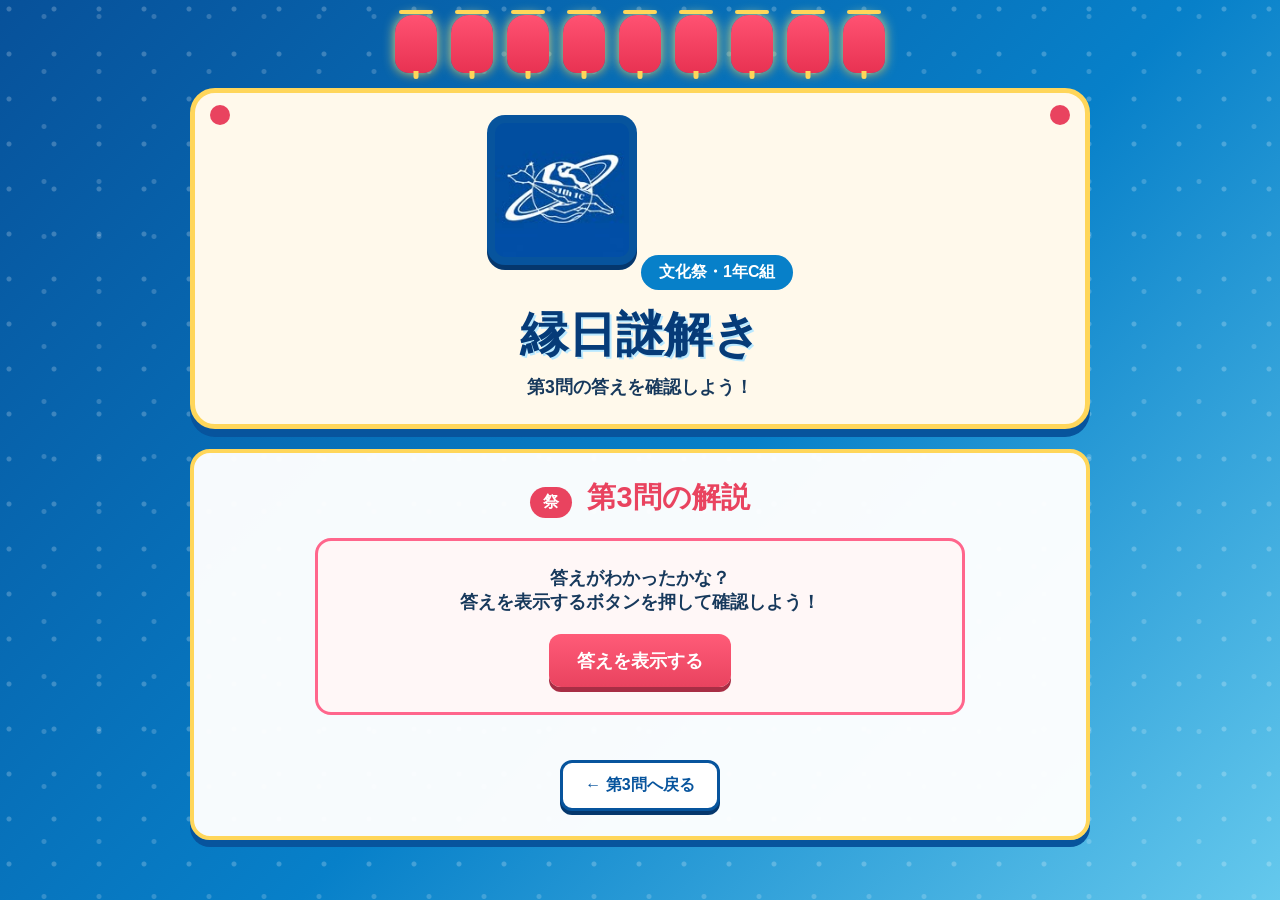
<file: question3-explanation.html>
<!DOCTYPE html>
<html lang="ja">
<head>
<meta charset="UTF-8">
<meta name="viewport" content="width=device-width, initial-scale=1.0">
<title>1年C組｜縁日謎解き 第3問の解説</title>

<style>
  * {
    box-sizing: border-box;
  }

  body {
    margin: 0;
    font-family: "Yu Gothic", "Hiragino Kaku Gothic ProN", sans-serif;
    color: #17395c;
    background:
      radial-gradient(circle at 20% 20%, rgba(255,255,255,.22) 2px, transparent 3px),
      radial-gradient(circle at 80% 30%, rgba(255,255,255,.18) 2px, transparent 3px),
      linear-gradient(135deg, #07519a, #0780c9 55%, #65c9ed);
    background-size: 45px 45px, 55px 55px, auto;
    min-height: 100vh;
    padding-bottom: 40px;
  }

  /* ===== 提灯 ===== */
  .lanterns {
    display: flex;
    justify-content: center;
    gap: 14px;
    padding: 15px 10px 5px;
    flex-wrap: wrap;
  }

  .lantern {
    width: 42px;
    height: 58px;
    background: linear-gradient(#ff5272, #e83252);
    border-radius: 18px 18px 14px 14px;
    position: relative;
    box-shadow:
      0 0 12px rgba(255, 245, 130, .9),
      0 4px 8px rgba(0,0,0,.2);
  }

  .lantern::before,
  .lantern::after {
    content: "";
    position: absolute;
    left: 50%;
    transform: translateX(-50%);
    background: #ffd65a;
  }

  .lantern::before {
    width: 34px;
    height: 4px;
    top: -5px;
    border-radius: 5px;
  }

  .lantern::after {
    width: 5px;
    height: 8px;
    bottom: -6px;
    border-radius: 0 0 4px 4px;
  }

  /* ===== ヘッダー ===== */
  header {
    width: min(900px, calc(100% - 30px));
    margin: 10px auto 20px;
    background: #fff9eb;
    border: 5px solid #ffd65a;
    border-radius: 25px;
    padding: 22px 20px 25px;
    text-align: center;
    box-shadow: 0 8px 0 #07549d;
    position: relative;
  }

  header::before,
  header::after {
    content: "";
    position: absolute;
    width: 20px;
    height: 20px;
    background: #e9435f;
    border-radius: 50%;
    top: 12px;
  }

  header::before {
    left: 15px;
  }

  header::after {
    right: 15px;
  }

  .logo {
    width: 150px;
    height: 150px;
    object-fit: contain;
    background: #07549d;
    border-radius: 18px;
    padding: 8px;
    box-shadow: 0 5px 0 #05376d;
    margin-bottom: 12px;
  }

  .class-name {
    display: inline-block;
    background: #0780c9;
    color: white;
    font-weight: bold;
    padding: 7px 18px;
    border-radius: 30px;
    margin-bottom: 8px;
  }

  h1 {
    margin: 5px 0 8px;
    color: #063b78;
    font-size: clamp(2rem, 5vw, 3rem);
    text-shadow: 2px 2px 0 #b9e8ff;
  }

  .subtitle {
    margin: 0;
    font-size: 1.1rem;
    font-weight: bold;
  }

  /* ===== メイン ===== */
  main {
    width: min(900px, calc(100% - 30px));
    margin: 0 auto;
  }

  .card {
    background: rgba(255,255,255,.97);
    border: 4px solid #ffd65a;
    border-radius: 20px;
    padding: 25px;
    box-shadow: 0 7px 0 #07549d;
    text-align: center;
  }

  .card h2 {
    margin: 0 0 20px;
    color: #e9435f;
    font-size: 1.8rem;
  }

  .badge {
    display: inline-block;
    background: #e9435f;
    color: white;
    padding: 5px 13px;
    border-radius: 20px;
    margin-right: 7px;
    font-size: 1rem;
  }

  .explanation {
    margin: 20px auto;
    padding: 25px 20px;
    background: #fff7f7;
    border: 3px solid #ff668c;
    border-radius: 16px;
    max-width: 650px;
  }

  .explanation p {
    margin: 0 0 20px;
    font-weight: bold;
    font-size: 1.1rem;
  }

  #answerButton {
    border: none;
    background: linear-gradient(#ff5b78, #e9435f);
    color: white;
    font-size: 1.15rem;
    font-weight: bold;
    padding: 14px 28px;
    border-radius: 12px;
    cursor: pointer;
    box-shadow: 0 5px 0 #a82e45;
    transition: .15s;
  }

  #answerButton:hover {
    transform: translateY(-2px);
  }

  #answerButton:active {
    transform: translateY(3px);
    box-shadow: 0 2px 0 #a82e45;
  }

  #answerButton:disabled {
    cursor: default;
    opacity: .8;
    transform: none;
  }

  #answer {
    display: none;
    margin-top: 25px;
    padding: 18px;
    background: #fff9d8;
    border: 3px solid #ffd65a;
    border-radius: 14px;
    color: #e9435f;
    font-size: 2rem;
    font-weight: bold;
  }

  .back-button {
    display: inline-block;
    margin-top: 25px;
    padding: 12px 22px;
    background: white;
    color: #07549d;
    border: 3px solid #07549d;
    border-radius: 12px;
    font-weight: bold;
    text-decoration: none;
    box-shadow: 0 4px 0 #05376d;
    transition: .15s;
  }

  .back-button:hover {
    transform: translateY(-2px);
  }

  .back-button:active {
    transform: translateY(2px);
    box-shadow: 0 2px 0 #05376d;
  }

  /* ===== スマホ ===== */
  @media (max-width: 650px) {
    .lanterns {
      gap: 8px;
    }

    .lantern {
      width: 32px;
      height: 45px;
      border-radius: 14px 14px 10px 10px;
    }

    header {
      padding: 18px 14px 20px;
    }

    .logo {
      width: 125px;
      height: 125px;
    }

    .card {
      padding: 20px 15px;
    }

    .card h2 {
      font-size: 1.5rem;
    }

    #answerButton,
    .back-button {
      width: 100%;
    }
  }
</style>
</head>

<body>

<div class="lanterns">
  <div class="lantern"></div>
  <div class="lantern"></div>
  <div class="lantern"></div>
  <div class="lantern"></div>
  <div class="lantern"></div>
  <div class="lantern"></div>
  <div class="lantern"></div>
  <div class="lantern"></div>
  <div class="lantern"></div>
</div>

<header>
  <img src="logo.jpg" alt="1年C組 ロゴ" class="logo">

  <div class="class-name">文化祭・1年C組</div>

  <h1>縁日謎解き</h1>

  <p class="subtitle">
    第3問の答えを確認しよう！
  </p>
</header>

<main>
  <section class="card">

    <h2>
      <span class="badge">祭</span>
      第3問の解説
    </h2>

    <div class="explanation">

      <p>
        答えがわかったかな？<br>
        答えを表示するボタンを押して確認しよう！
      </p>

      <button id="answerButton" onclick="showAnswer()">
        答えを表示する
      </button>

      <div id="answer">
        とりい
      </div>

    </div>

    <a href="question3.html" class="back-button">
      ← 第3問へ戻る
    </a>

  </section>
</main>

<script>
  function showAnswer() {
    const answer = document.getElementById("answer");
    const button = document.getElementById("answerButton");

    answer.style.display = "block";
    button.textContent = "答えを表示しました！";
    button.disabled = true;
  }
</script>

</body>
</html>
</file>
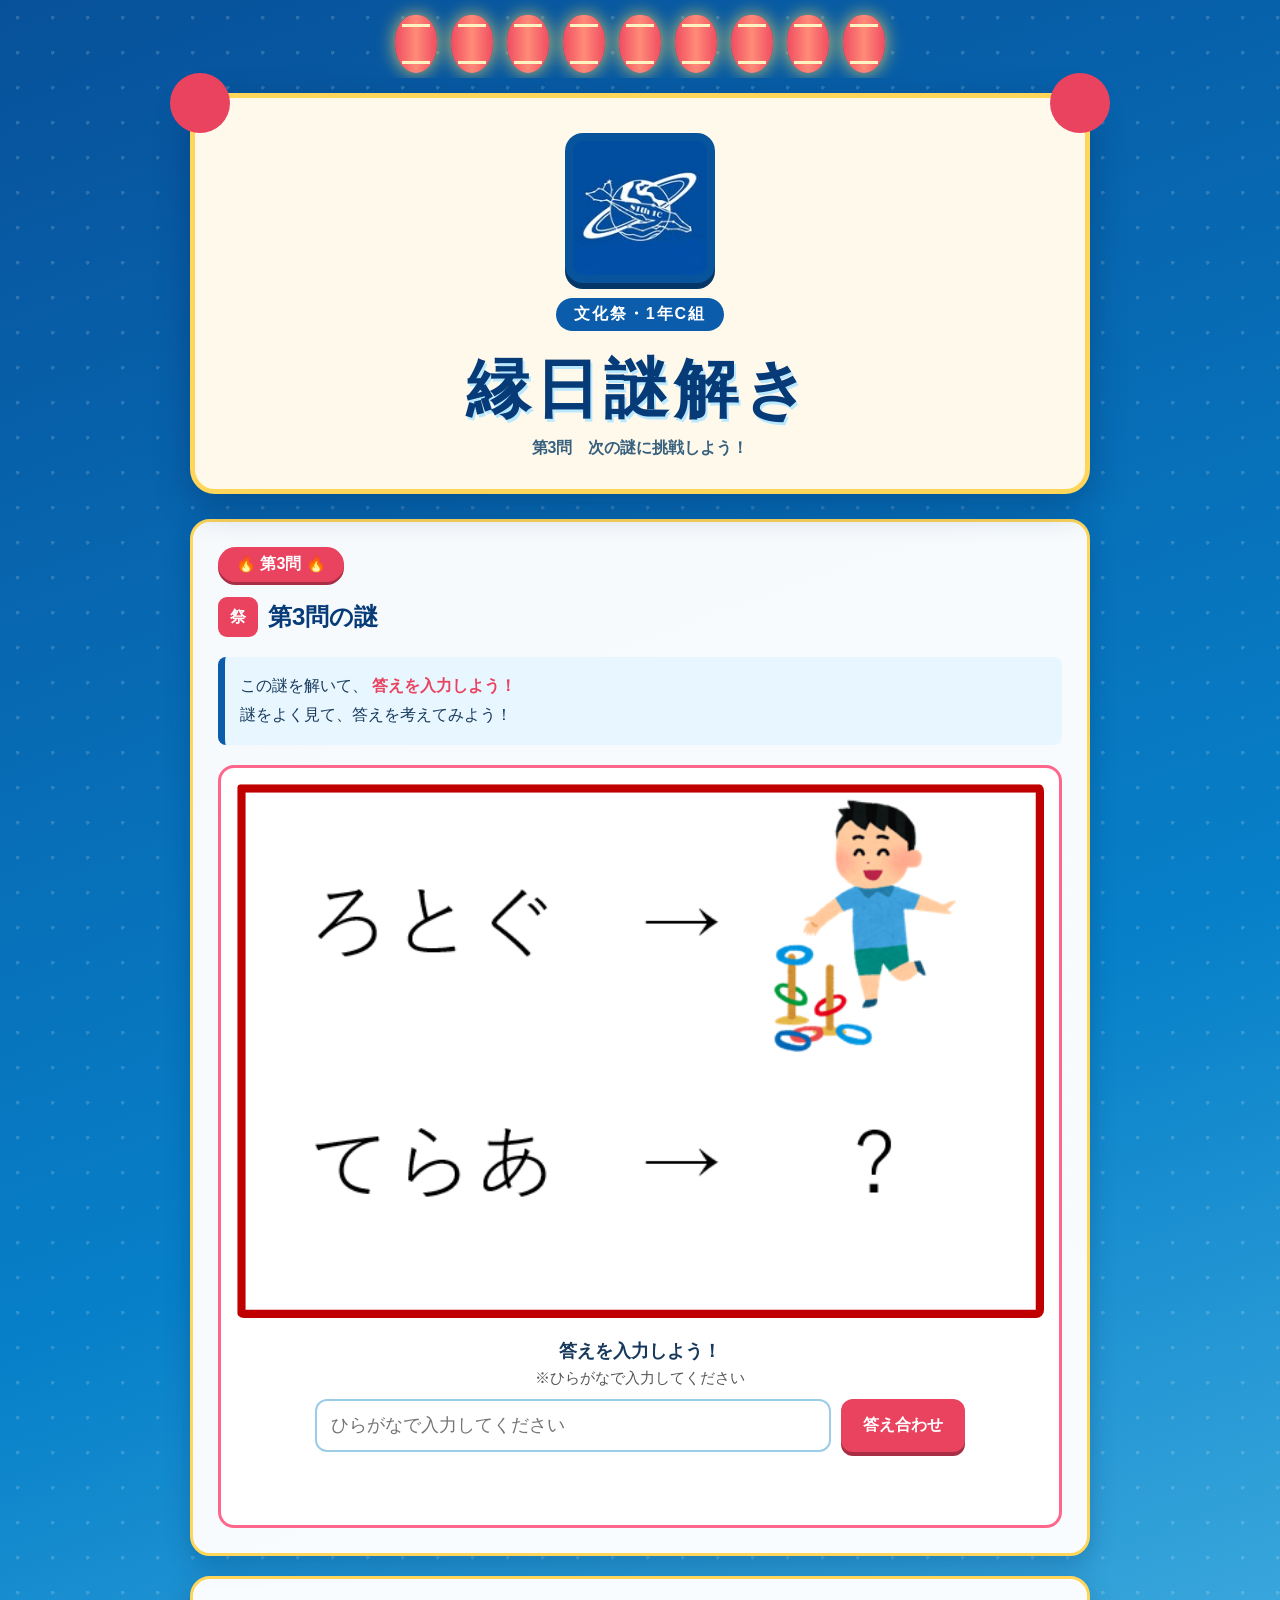
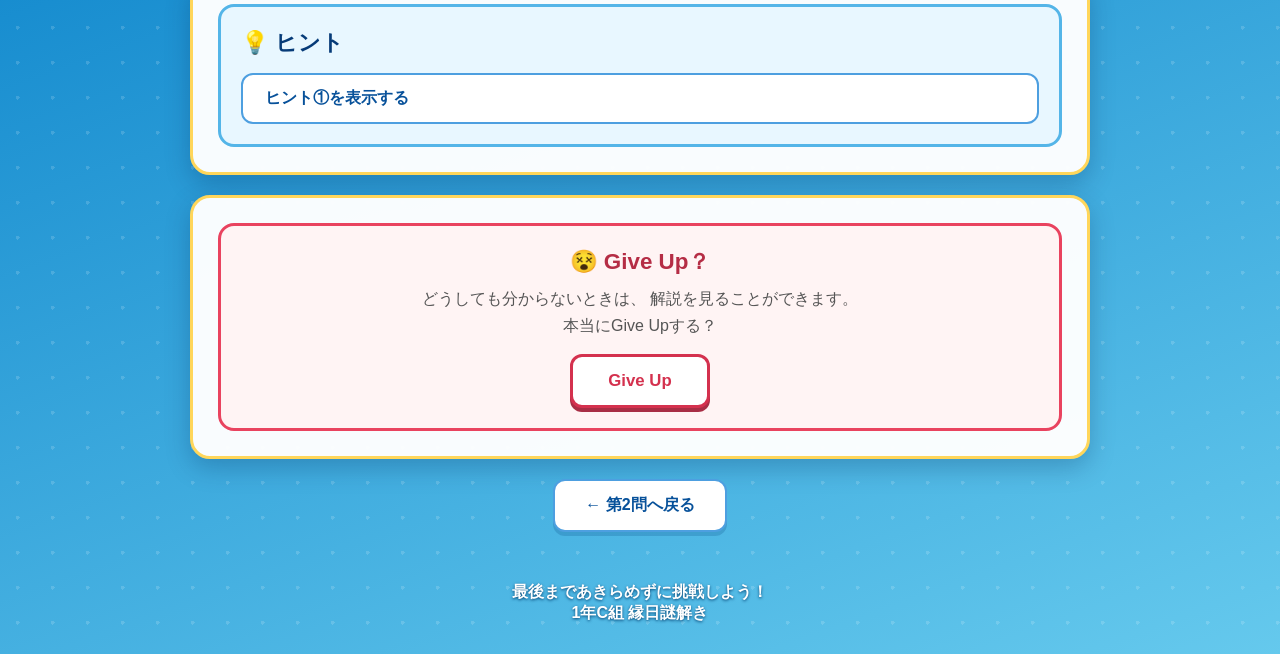
<file: question3.html>
<!DOCTYPE html>
<html lang="ja">

<head>
  <meta charset="UTF-8">
  <meta name="viewport" content="width=device-width, initial-scale=1.0">

  <title>1年C組｜縁日謎解き 第3問</title>

  <style>

    /* =========================
       全体
    ========================= */

    * {
      box-sizing: border-box;
    }

    body {
      margin: 0;

      font-family:
        "Yu Gothic",
        "Hiragino Kaku Gothic ProN",
        sans-serif;

      color: #17395c;

      background:
        radial-gradient(
          circle,
          rgba(255,255,255,0.15) 2px,
          transparent 2px
        ) 0 0 / 35px 35px,

        linear-gradient(
          160deg,
          #07519a,
          #0780c9,
          #65c9ed
        );

      min-height: 100vh;
    }


    /* =========================
       提灯
    ========================= */

    .lanterns {
      display: flex;
      justify-content: center;
      gap: 14px;
      padding: 15px 10px 5px;
      overflow: hidden;
    }


    .lantern {
      width: 42px;
      height: 58px;

      background:
        linear-gradient(
          90deg,
          #f04c61,
          #ff8b78,
          #f04c61
        );

      border-radius: 45% 45% 50% 50%;

      box-shadow:
        0 0 18px rgba(255, 220, 90, 0.8);

      position: relative;

      flex-shrink: 0;
    }


    .lantern::before,
    .lantern::after {
      content: "";

      position: absolute;

      left: 7px;
      right: 7px;

      height: 3px;

      background: #fff3c2;
    }


    .lantern::before {
      top: 9px;
    }


    .lantern::after {
      bottom: 9px;
    }


    /* =========================
       ヘッダー
    ========================= */

    header {
      width: min(900px, calc(100% - 30px));

      margin: 15px auto 0;

      padding: 35px 20px 30px;

      text-align: center;

      background: #fff9eb;

      border: 5px solid #ffd65a;

      border-radius: 25px;

      box-shadow:
        0 12px 35px rgba(0, 35, 85, 0.35);

      position: relative;
    }


    header::before,
    header::after {
      content: "";

      position: absolute;

      width: 60px;
      height: 60px;

      background: #e9435f;

      border-radius: 50%;

      z-index: 0;
    }


    header::before {
      left: -25px;
      top: -25px;
    }


    header::after {
      right: -25px;
      top: -25px;
    }


    /* =========================
       ロゴ
    ========================= */

    .logo {
      width: 150px;
      height: 150px;

      object-fit: contain;

      display: block;

      margin: 0 auto 15px;

      background: #07549d;

      border-radius: 18px;

      padding: 8px;

      box-shadow:
        0 6px 0 #043768;

      position: relative;

      z-index: 1;
    }


    /* =========================
       クラス名
    ========================= */

    .class-name {
      display: inline-block;

      background: #0b5cab;

      color: white;

      padding: 6px 18px;

      border-radius: 50px;

      font-weight: bold;

      letter-spacing: 0.12em;

      position: relative;

      z-index: 1;
    }


    /* =========================
       タイトル
    ========================= */

    h1 {
      margin: 15px 0 5px;

      color: #063b78;

      font-size: clamp(2rem, 7vw, 4rem);

      letter-spacing: 0.08em;

      text-shadow:
        2px 3px 0 #b9e8ff;

      position: relative;

      z-index: 1;
    }


    .subtitle {
      margin: 0;

      color: #38617e;

      font-weight: bold;

      position: relative;

      z-index: 1;
    }


    /* =========================
       メイン
    ========================= */

    main {
      width: min(900px, calc(100% - 30px));

      margin: 25px auto 50px;
    }


    /* =========================
       カード
    ========================= */

    .card {
      background: rgba(255,255,255,0.97);

      border-radius: 20px;

      padding: 25px;

      margin-bottom: 20px;

      border: 3px solid #ffd65a;

      box-shadow:
        0 9px 25px rgba(0,39,88,0.25);
    }


    /* =========================
       見出し
    ========================= */

    .card h2 {
      margin-top: 0;

      color: #063b78;

      font-size: 1.5rem;

      display: flex;

      align-items: center;

      gap: 10px;
    }


    .card h2::before {
      content: "祭";

      display: grid;

      place-items: center;

      width: 40px;
      height: 40px;

      background: #e9435f;

      color: white;

      border-radius: 9px;

      font-size: 1rem;

      flex-shrink: 0;
    }


    /* =========================
       第3問バッジ
    ========================= */

    .question-badge {
      display: inline-block;

      background: #e9435f;

      color: white;

      padding: 7px 18px;

      border-radius: 50px;

      font-weight: bold;

      margin-bottom: 15px;

      box-shadow:
        0 3px 0 #a82e45;
    }


    /* =========================
       問題説明
    ========================= */

    .question-text {
      background: #e8f7ff;

      border-left: 7px solid #0b5cab;

      padding: 15px;

      border-radius: 8px;

      line-height: 1.8;

      margin-bottom: 20px;
    }


    .question-text strong {
      color: #e9435f;
    }


    /* =========================
       謎の画像
    ========================= */

    .puzzle {
      background: #ffffff;

      border: 3px solid #ff668c;

      border-radius: 16px;

      padding: 15px;

      text-align: center;
    }


    .puzzle-image {
      width: 100%;

      max-width: 850px;

      height: auto;

      display: block;

      margin: 0 auto;

      border-radius: 8px;
    }


    /* =========================
       答え入力
    ========================= */

    .answer-title {
      font-weight: bold;

      font-size: 1.15rem;

      margin: 20px 0 5px;
    }


    .answer-note {
      margin: 0 0 10px;

      font-size: 0.95rem;

      color: #555;
    }


    .answer-row {
      display: flex;

      gap: 10px;

      max-width: 650px;

      margin: auto;
    }


    input {
      width: 100%;

      padding: 14px;

      border: 2px solid #9ccde7;

      border-radius: 12px;

      font-size: 1.1rem;

      outline: none;
    }


    input:focus {
      border-color: #0b5cab;

      box-shadow:
        0 0 0 3px #c9edff;
    }


    /* =========================
       ボタン
    ========================= */

    button {
      border: none;

      border-radius: 12px;

      padding: 13px 22px;

      background: #e9435f;

      color: white;

      font-size: 1rem;

      font-weight: bold;

      cursor: pointer;

      box-shadow:
        0 4px 0 #a82e45;

      white-space: nowrap;

      transition: 0.15s;
    }


    button:hover {
      filter: brightness(1.1);

      transform: translateY(-1px);
    }


    button:active {
      transform: translateY(2px);

      box-shadow:
        0 2px 0 #a82e45;
    }


    /* =========================
       答えの結果
    ========================= */

    #result {
      min-height: 25px;

      margin-top: 15px;

      font-weight: bold;

      font-size: 1.1rem;
    }


    .correct {
      color: #0b8a59;
    }


    .wrong {
      color: #d4314e;
    }


    /* =========================
       次の問題へ
    ========================= */

    #nextButton {
      display: none;

      margin: 20px auto 5px;

      background:
        linear-gradient(
          135deg,
          #0879c9,
          #07519a
        );

      font-size: 1.1rem;

      padding: 15px 30px;

      box-shadow:
        0 5px 0 #043768;

      animation:
        nextAppear 0.5s ease;
    }


    @keyframes nextAppear {

      from {
        opacity: 0;

        transform: translateY(10px);
      }

      to {
        opacity: 1;

        transform: translateY(0);
      }

    }


    /* =========================
       ヒント
    ========================= */

    .hint-section {
      background: #e8f7ff;

      border: 3px solid #54b5e8;

      border-radius: 16px;

      padding: 20px;
    }


    .hint-title {
      color: #063b78;

      font-size: 1.4rem;

      font-weight: bold;

      margin: 0 0 15px;
    }


    .hint-item {
      margin-bottom: 15px;
    }


    .hint-item:last-child {
      margin-bottom: 0;
    }


    .hint-button {
      background: white;

      color: #07519a;

      border: 2px solid #4d9fe0;

      box-shadow: none;

      width: 100%;

      text-align: left;
    }


    .hint-button:hover {
      background: #f2fbff;

      color: #063b78;
    }


    .hint-box {
      display: none;

      margin-top: 10px;

      padding: 15px;

      background: white;

      border-left: 6px solid #0b5cab;

      border-radius: 10px;

      line-height: 1.8;

      animation:
        hintAppear 0.4s ease;
    }


    /* =========================
       Give Up
    ========================= */

    .giveup-section {
      background: #fff4f4;

      border: 3px solid #e9435f;

      border-radius: 16px;

      padding: 20px;

      text-align: center;
    }


    .giveup-title {
      margin: 0 0 8px;

      color: #b52d45;

      font-size: 1.4rem;

      font-weight: bold;
    }


    .giveup-text {
      margin: 0 0 15px;

      color: #555;

      line-height: 1.7;
    }


    .giveup-button {
      display: inline-block;

      padding: 14px 35px;

      background: white;

      color: #d4314e;

      border: 3px solid #d4314e;

      border-radius: 12px;

      text-decoration: none;

      font-weight: bold;

      font-size: 1.05rem;

      box-shadow:
        0 4px 0 #a82e45;

      transition: 0.15s;
    }


    .giveup-button:hover {
      background: #d4314e;

      color: white;

      transform: translateY(-1px);
    }


    .giveup-button:active {
      transform: translateY(2px);

      box-shadow:
        0 2px 0 #a82e45;
    }


    /* =========================
       前の問題へ戻る
    ========================= */

    .back-button {
      display: block;

      width: fit-content;

      margin: 20px auto 0;

      padding: 14px 30px;

      background: white;

      color: #07519a;

      border: 2px solid #4d9fe0;

      text-decoration: none;

      border-radius: 12px;

      font-weight: bold;

      box-shadow:
        0 4px 0 rgba(0, 60, 120, 0.2);
    }


    .back-button:hover {
      background: #f2fbff;
    }


    /* =========================
       フッター
    ========================= */

    footer {
      text-align: center;

      color: white;

      padding-bottom: 30px;

      font-weight: bold;

      text-shadow:
        0 1px 3px #034071;
    }


    /* =========================
       スマホ対応
    ========================= */

    @media (max-width: 650px) {

      .lanterns {
        gap: 7px;
      }


      .lantern {
        width: 32px;
        height: 47px;
      }


      .logo {
        width: 125px;
        height: 125px;
      }


      header {
        padding: 28px 17px 23px;
      }


      .answer-row {
        flex-direction: column;
      }


      button {
        width: 100%;
      }


      .puzzle {
        padding: 8px;
      }


      .puzzle-image {
        margin-bottom: 10px;
      }


      .back-button {
        width: 100%;

        text-align: center;
      }


      .giveup-button {
        width: 100%;
      }

    }

  </style>

</head>


<body>


  <!-- =========================
       提灯
  ========================= -->

  <div class="lanterns">

    <div class="lantern"></div>
    <div class="lantern"></div>
    <div class="lantern"></div>
    <div class="lantern"></div>
    <div class="lantern"></div>
    <div class="lantern"></div>
    <div class="lantern"></div>
    <div class="lantern"></div>
    <div class="lantern"></div>

  </div>



  <!-- =========================
       ヘッダー
  ========================= -->

  <header>

    <img
      class="logo"
      src="logo.jpg"
      alt="1年C組のロゴ"
    >


    <div class="class-name">
      文化祭・1年C組
    </div>


    <h1>
      縁日謎解き
    </h1>


    <p class="subtitle">
      第3問　次の謎に挑戦しよう！
    </p>

  </header>



  <main>


    <!-- =========================
         第3問
    ========================= -->

    <section class="card">

      <div class="question-badge">
        🔥 第3問 🔥
      </div>


      <h2>
        第3問の謎
      </h2>


      <div class="question-text">

        この謎を解いて、
        <strong>答えを入力しよう！</strong>

        <br>

        謎をよく見て、答えを考えてみよう！

      </div>


      <div class="puzzle">


        <!-- 第3問の画像 -->

        <img
          class="puzzle-image"
          src="puzzle3.png"
          alt="第3問の謎"
        >


        <p class="answer-title">
          答えを入力しよう！
        </p>


        <p class="answer-note">
          ※ひらがなで入力してください
        </p>


        <div class="answer-row">


          <input
            id="answer"
            type="text"
            placeholder="ひらがなで入力してください"
            autocomplete="off"
          >


          <button
            onclick="checkAnswer()"
          >
            答え合わせ
          </button>


        </div>


        <!-- 答えの結果 -->

        <p id="result"></p>


        <!-- 正解後のボタン -->

        <button
          id="nextButton"
          onclick="goToNextPage()"
        >
          第4問へ進む →
        </button>


      </div>

    </section>



    <!-- =========================
         ヒント
    ========================= -->

    <section class="card">

      <div class="hint-section">


        <p class="hint-title">
          💡 ヒント
        </p>


        <div class="hint-item">

          <button
            id="hintButton1"
            class="hint-button"
            onclick="showHint(1)"
          >
            ヒント①を表示する
          </button>


          <div
            id="hint1"
            class="hint-box"
          >

            右の図は輪投げ(わなげ)だね

          </div>

        </div>


      </div>

    </section>



    <!-- =========================
         Give Up
    ========================= -->

    <section class="card">

      <div class="giveup-section">


        <p class="giveup-title">
          😵 Give Up？
        </p>


        <p class="giveup-text">

          どうしても分からないときは、
          解説を見ることができます。

          <br>

          本当にGive Upする？

        </p>


        <a
          href="question3-explanation.html"
          class="giveup-button"
        >
          Give Up
        </a>


      </div>

    </section>



    <!-- =========================
         第2問へ戻る
    ========================= -->

    <a
      href="question2.html"
      class="back-button"
    >
      ← 第2問へ戻る
    </a>


  </main>



  <!-- =========================
       フッター
    ========================= -->

  <footer>

    最後まであきらめずに挑戦しよう！

    <br>

    1年C組 縁日謎解き

  </footer>



  <!-- =========================
       JavaScript
    ========================= -->

  <script>


    /* =========================
       答え合わせ
    ========================= */

    function checkAnswer() {

      const input =
        document.getElementById("answer");


      const result =
        document.getElementById("result");


      const nextButton =
        document.getElementById("nextButton");


      const answer =
        input.value
          .trim()
          .replace(/\s/g, "");


      /* =========================
         空欄
      ========================= */

      if (answer === "") {

        result.textContent =
          "答えを入力してね！";

        result.className =
          "wrong";

        nextButton.style.display =
          "none";

        return;
      }


      /* =========================
         正解
      ========================= */

      if (answer === "とりい") {

        result.textContent =
          "🎉 正解！ お見事！";

        result.className =
          "correct";

        nextButton.style.display =
          "block";

      }


      /* =========================
         不正解
      ========================= */

      else {

        result.textContent =
          "❌ 残念！ もう一度考えてみよう。";

        result.className =
          "wrong";

        nextButton.style.display =
          "none";

      }

    }



    /* =========================
       第4問へ進む
    ========================= */

    function goToNextPage() {

      window.location.href =
        "question4.html";

    }



    /* =========================
       ヒント表示
    ========================= */

    function showHint(number) {

      const hint =
        document.getElementById(
          "hint" + number
        );


      const button =
        document.getElementById(
          "hintButton" + number
        );


      if (
        hint.style.display === "block"
      ) {

        hint.style.display =
          "none";

        button.textContent =
          "ヒント" + number + "を表示する";

      }


      else {

        hint.style.display =
          "block";

        button.textContent =
          "ヒント" + number + "を閉じる";

      }

    }



    /* =========================
       Enterキーで答え合わせ
    ========================= */

    document
      .getElementById("answer")
      .addEventListener(
        "keydown",
        function(event) {

          if (
            event.key === "Enter"
          ) {

            checkAnswer();

          }

        }
      );


  </script>


</body>

</html>
</file>
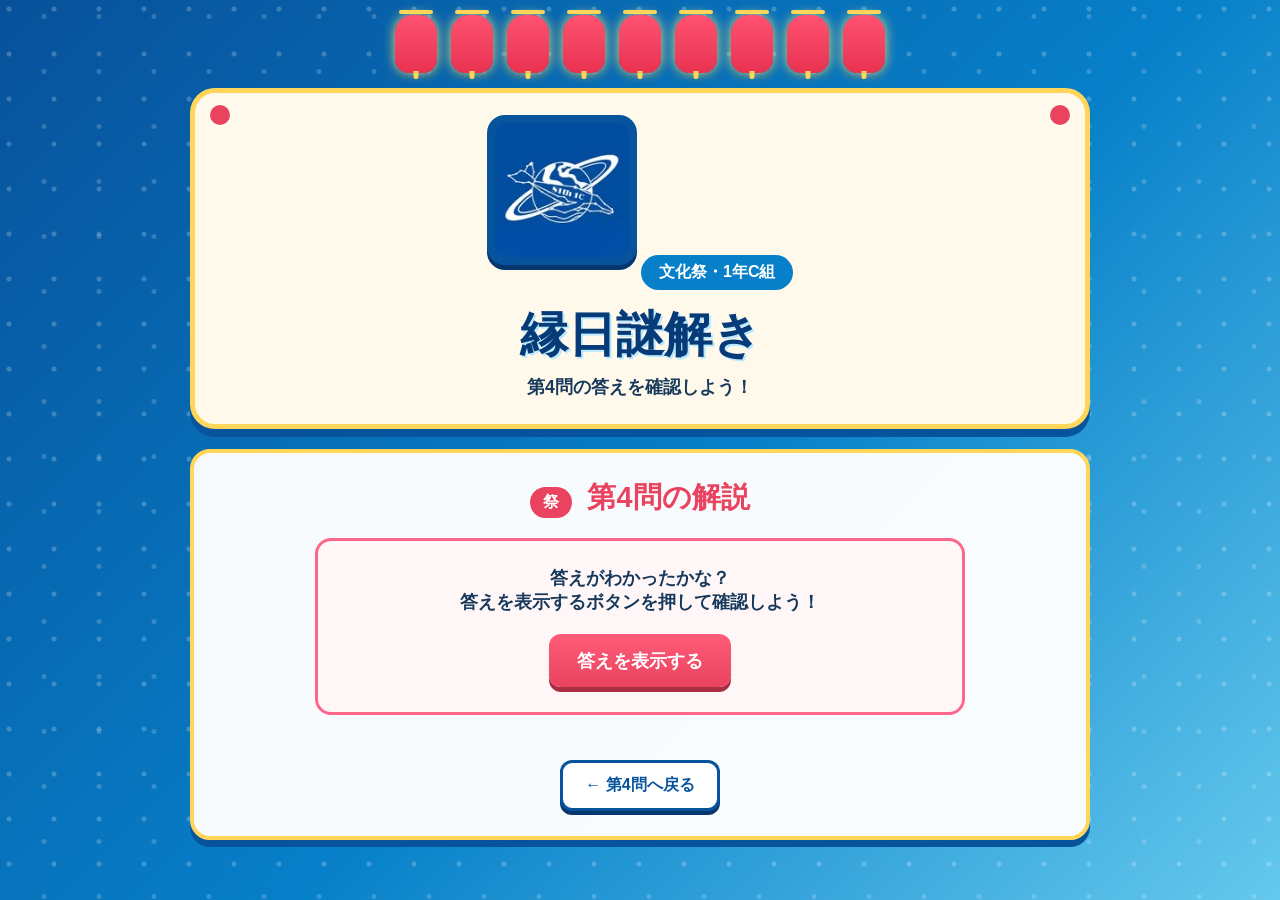
<file: question4-explanation.html>
<!DOCTYPE html>
<html lang="ja">
<head>
<meta charset="UTF-8">
<meta name="viewport" content="width=device-width, initial-scale=1.0">
<title>1年C組｜縁日謎解き 第4問の解説</title>

<style>
  * {
    box-sizing: border-box;
  }

  body {
    margin: 0;
    font-family: "Yu Gothic", "Hiragino Kaku Gothic ProN", sans-serif;
    color: #17395c;
    background:
      radial-gradient(circle at 20% 20%, rgba(255,255,255,.22) 2px, transparent 3px),
      radial-gradient(circle at 80% 30%, rgba(255,255,255,.18) 2px, transparent 3px),
      linear-gradient(135deg, #07519a, #0780c9 55%, #65c9ed);
    background-size: 45px 45px, 55px 55px, auto;
    min-height: 100vh;
    padding-bottom: 40px;
  }

  /* ===== 提灯 ===== */
  .lanterns {
    display: flex;
    justify-content: center;
    gap: 14px;
    padding: 15px 10px 5px;
    flex-wrap: wrap;
  }

  .lantern {
    width: 42px;
    height: 58px;
    background: linear-gradient(#ff5272, #e83252);
    border-radius: 18px 18px 14px 14px;
    position: relative;
    box-shadow:
      0 0 12px rgba(255, 245, 130, .9),
      0 4px 8px rgba(0,0,0,.2);
  }

  .lantern::before,
  .lantern::after {
    content: "";
    position: absolute;
    left: 50%;
    transform: translateX(-50%);
    background: #ffd65a;
  }

  .lantern::before {
    width: 34px;
    height: 4px;
    top: -5px;
    border-radius: 5px;
  }

  .lantern::after {
    width: 5px;
    height: 8px;
    bottom: -6px;
    border-radius: 0 0 4px 4px;
  }

  /* ===== ヘッダー ===== */
  header {
    width: min(900px, calc(100% - 30px));
    margin: 10px auto 20px;
    background: #fff9eb;
    border: 5px solid #ffd65a;
    border-radius: 25px;
    padding: 22px 20px 25px;
    text-align: center;
    box-shadow: 0 8px 0 #07549d;
    position: relative;
  }

  header::before,
  header::after {
    content: "";
    position: absolute;
    width: 20px;
    height: 20px;
    background: #e9435f;
    border-radius: 50%;
    top: 12px;
  }

  header::before {
    left: 15px;
  }

  header::after {
    right: 15px;
  }

  .logo {
    width: 150px;
    height: 150px;
    object-fit: contain;
    background: #07549d;
    border-radius: 18px;
    padding: 8px;
    box-shadow: 0 5px 0 #05376d;
    margin-bottom: 12px;
  }

  .class-name {
    display: inline-block;
    background: #0780c9;
    color: white;
    font-weight: bold;
    padding: 7px 18px;
    border-radius: 30px;
    margin-bottom: 8px;
  }

  h1 {
    margin: 5px 0 8px;
    color: #063b78;
    font-size: clamp(2rem, 5vw, 3rem);
    text-shadow: 2px 2px 0 #b9e8ff;
  }

  .subtitle {
    margin: 0;
    font-size: 1.1rem;
    font-weight: bold;
  }

  /* ===== メイン ===== */
  main {
    width: min(900px, calc(100% - 30px));
    margin: 0 auto;
  }

  .card {
    background: rgba(255,255,255,.97);
    border: 4px solid #ffd65a;
    border-radius: 20px;
    padding: 25px;
    box-shadow: 0 7px 0 #07549d;
    text-align: center;
  }

  .card h2 {
    margin: 0 0 20px;
    color: #e9435f;
    font-size: 1.8rem;
  }

  .badge {
    display: inline-block;
    background: #e9435f;
    color: white;
    padding: 5px 13px;
    border-radius: 20px;
    margin-right: 7px;
    font-size: 1rem;
  }

  .explanation {
    margin: 20px auto;
    padding: 25px 20px;
    background: #fff7f7;
    border: 3px solid #ff668c;
    border-radius: 16px;
    max-width: 650px;
  }

  .explanation p {
    margin: 0 0 20px;
    font-weight: bold;
    font-size: 1.1rem;
  }

  #answerButton {
    border: none;
    background: linear-gradient(#ff5b78, #e9435f);
    color: white;
    font-size: 1.15rem;
    font-weight: bold;
    padding: 14px 28px;
    border-radius: 12px;
    cursor: pointer;
    box-shadow: 0 5px 0 #a82e45;
    transition: .15s;
  }

  #answerButton:hover {
    transform: translateY(-2px);
  }

  #answerButton:active {
    transform: translateY(3px);
    box-shadow: 0 2px 0 #a82e45;
  }

  #answerButton:disabled {
    cursor: default;
    opacity: .8;
    transform: none;
  }

  #answer {
    display: none;
    margin-top: 25px;
    padding: 18px;
    background: #fff9d8;
    border: 3px solid #ffd65a;
    border-radius: 14px;
    color: #e9435f;
    font-size: 2rem;
    font-weight: bold;
  }

  .back-button {
    display: inline-block;
    margin-top: 25px;
    padding: 12px 22px;
    background: white;
    color: #07549d;
    border: 3px solid #07549d;
    border-radius: 12px;
    font-weight: bold;
    text-decoration: none;
    box-shadow: 0 4px 0 #05376d;
    transition: .15s;
  }

  .back-button:hover {
    transform: translateY(-2px);
  }

  .back-button:active {
    transform: translateY(2px);
    box-shadow: 0 2px 0 #05376d;
  }

  /* ===== スマホ ===== */
  @media (max-width: 650px) {
    .lanterns {
      gap: 8px;
    }

    .lantern {
      width: 32px;
      height: 45px;
      border-radius: 14px 14px 10px 10px;
    }

    header {
      padding: 18px 14px 20px;
    }

    .logo {
      width: 125px;
      height: 125px;
    }

    .card {
      padding: 20px 15px;
    }

    .card h2 {
      font-size: 1.5rem;
    }

    #answerButton,
    .back-button {
      width: 100%;
    }
  }
</style>
</head>

<body>

<div class="lanterns">
  <div class="lantern"></div>
  <div class="lantern"></div>
  <div class="lantern"></div>
  <div class="lantern"></div>
  <div class="lantern"></div>
  <div class="lantern"></div>
  <div class="lantern"></div>
  <div class="lantern"></div>
  <div class="lantern"></div>
</div>

<header>
  <img src="logo.jpg" alt="1年C組 ロゴ" class="logo">

  <div class="class-name">文化祭・1年C組</div>

  <h1>縁日謎解き</h1>

  <p class="subtitle">
    第4問の答えを確認しよう！
  </p>
</header>

<main>
  <section class="card">

    <h2>
      <span class="badge">祭</span>
      第4問の解説
    </h2>

    <div class="explanation">

      <p>
        答えがわかったかな？<br>
        答えを表示するボタンを押して確認しよう！
      </p>

      <button id="answerButton" onclick="showAnswer()">
        答えを表示する
      </button>

      <div id="answer">
        ゆかた
      </div>

    </div>

    <a href="question4.html" class="back-button">
      ← 第4問へ戻る
    </a>

  </section>
</main>

<script>
  function showAnswer() {
    const answer = document.getElementById("answer");
    const button = document.getElementById("answerButton");

    answer.style.display = "block";
    button.textContent = "答えを表示しました！";
    button.disabled = true;
  }
</script>

</body>
</html>
</file>
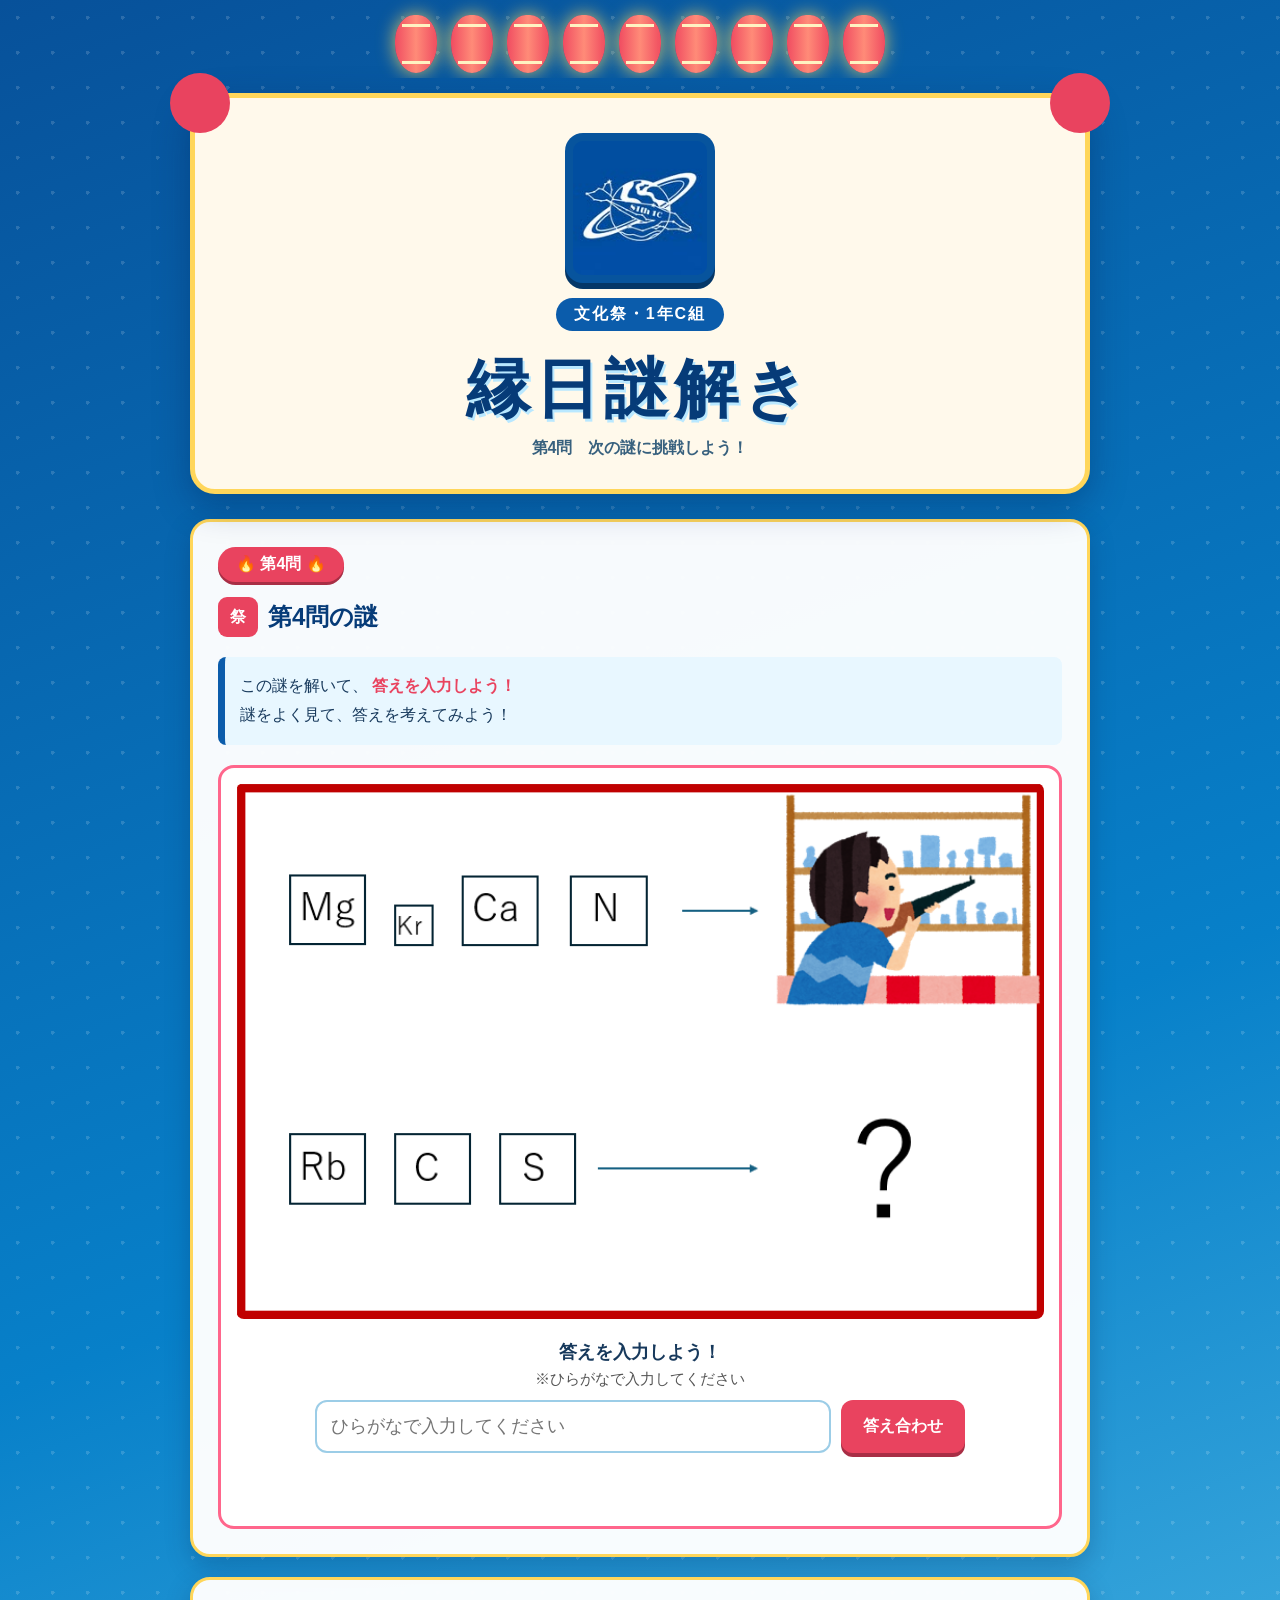
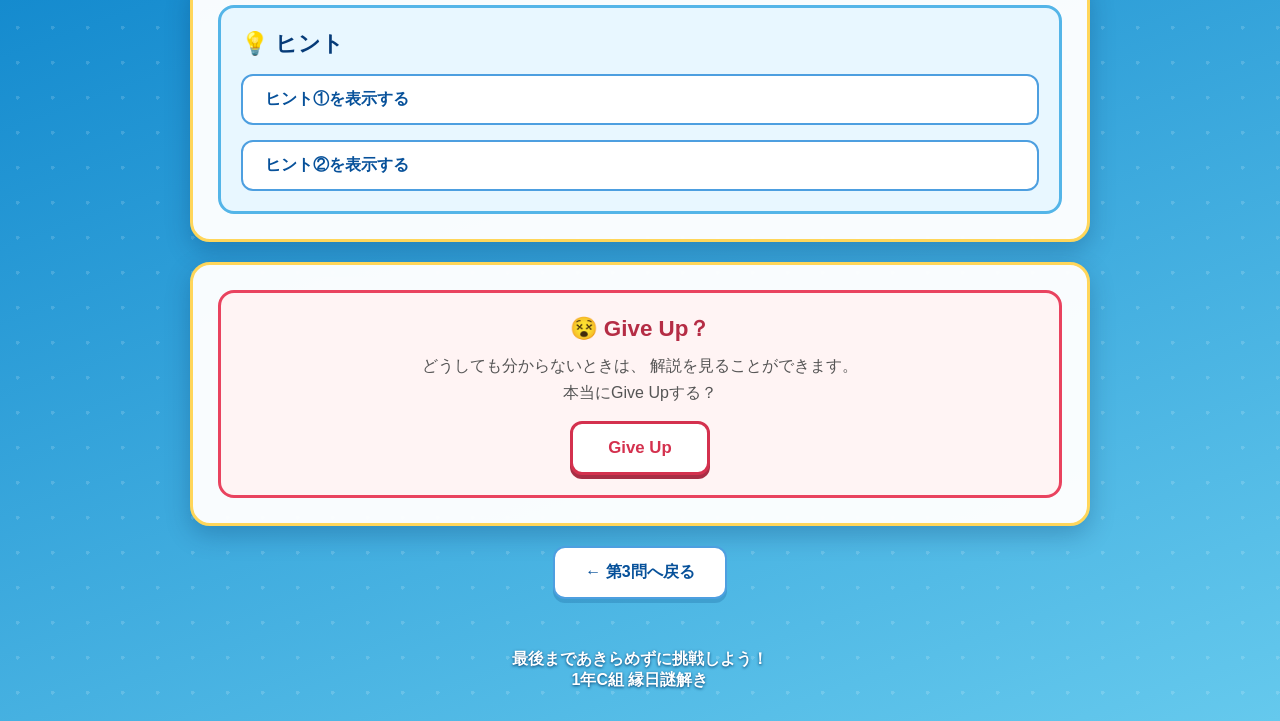
<file: question4.html>
<!DOCTYPE html>
<html lang="ja">

<head>
  <meta charset="UTF-8">
  <meta name="viewport" content="width=device-width, initial-scale=1.0">

  <title>1年C組｜縁日謎解き 第4問</title>

  <style>

    /* =========================
       全体
    ========================= */

    * {
      box-sizing: border-box;
    }

    body {
      margin: 0;

      font-family:
        "Yu Gothic",
        "Hiragino Kaku Gothic ProN",
        sans-serif;

      color: #17395c;

      background:
        radial-gradient(
          circle,
          rgba(255,255,255,0.15) 2px,
          transparent 2px
        ) 0 0 / 35px 35px,

        linear-gradient(
          160deg,
          #07519a,
          #0780c9,
          #65c9ed
        );

      min-height: 100vh;
    }


    /* =========================
       提灯
    ========================= */

    .lanterns {
      display: flex;
      justify-content: center;
      gap: 14px;
      padding: 15px 10px 5px;
      overflow: hidden;
    }


    .lantern {
      width: 42px;
      height: 58px;

      background:
        linear-gradient(
          90deg,
          #f04c61,
          #ff8b78,
          #f04c61
        );

      border-radius: 45% 45% 50% 50%;

      box-shadow:
        0 0 18px rgba(255, 220, 90, 0.8);

      position: relative;

      flex-shrink: 0;
    }


    .lantern::before,
    .lantern::after {
      content: "";

      position: absolute;

      left: 7px;
      right: 7px;

      height: 3px;

      background: #fff3c2;
    }


    .lantern::before {
      top: 9px;
    }


    .lantern::after {
      bottom: 9px;
    }


    /* =========================
       ヘッダー
    ========================= */

    header {
      width: min(900px, calc(100% - 30px));

      margin: 15px auto 0;

      padding: 35px 20px 30px;

      text-align: center;

      background: #fff9eb;

      border: 5px solid #ffd65a;

      border-radius: 25px;

      box-shadow:
        0 12px 35px rgba(0, 35, 85, 0.35);

      position: relative;
    }


    header::before,
    header::after {
      content: "";

      position: absolute;

      width: 60px;
      height: 60px;

      background: #e9435f;

      border-radius: 50%;

      z-index: 0;
    }


    header::before {
      left: -25px;
      top: -25px;
    }


    header::after {
      right: -25px;
      top: -25px;
    }


    /* =========================
       ロゴ
    ========================= */

    .logo {
      width: 150px;
      height: 150px;

      object-fit: contain;

      display: block;

      margin: 0 auto 15px;

      background: #07549d;

      border-radius: 18px;

      padding: 8px;

      box-shadow:
        0 6px 0 #043768;

      position: relative;

      z-index: 1;
    }


    /* =========================
       クラス名
    ========================= */

    .class-name {
      display: inline-block;

      background: #0b5cab;

      color: white;

      padding: 6px 18px;

      border-radius: 50px;

      font-weight: bold;

      letter-spacing: 0.12em;

      position: relative;

      z-index: 1;
    }


    /* =========================
       タイトル
    ========================= */

    h1 {
      margin: 15px 0 5px;

      color: #063b78;

      font-size: clamp(2rem, 7vw, 4rem);

      letter-spacing: 0.08em;

      text-shadow:
        2px 3px 0 #b9e8ff;

      position: relative;

      z-index: 1;
    }


    .subtitle {
      margin: 0;

      color: #38617e;

      font-weight: bold;

      position: relative;

      z-index: 1;
    }


    /* =========================
       メイン
    ========================= */

    main {
      width: min(900px, calc(100% - 30px));

      margin: 25px auto 50px;
    }


    /* =========================
       カード
    ========================= */

    .card {
      background: rgba(255,255,255,0.97);

      border-radius: 20px;

      padding: 25px;

      margin-bottom: 20px;

      border: 3px solid #ffd65a;

      box-shadow:
        0 9px 25px rgba(0,39,88,0.25);
    }


    /* =========================
       見出し
    ========================= */

    .card h2 {
      margin-top: 0;

      color: #063b78;

      font-size: 1.5rem;

      display: flex;

      align-items: center;

      gap: 10px;
    }


    .card h2::before {
      content: "祭";

      display: grid;

      place-items: center;

      width: 40px;
      height: 40px;

      background: #e9435f;

      color: white;

      border-radius: 9px;

      font-size: 1rem;

      flex-shrink: 0;
    }


    /* =========================
       第4問バッジ
    ========================= */

    .question-badge {
      display: inline-block;

      background: #e9435f;

      color: white;

      padding: 7px 18px;

      border-radius: 50px;

      font-weight: bold;

      margin-bottom: 15px;

      box-shadow:
        0 3px 0 #a82e45;
    }


    /* =========================
       問題説明
    ========================= */

    .question-text {
      background: #e8f7ff;

      border-left: 7px solid #0b5cab;

      padding: 15px;

      border-radius: 8px;

      line-height: 1.8;

      margin-bottom: 20px;
    }


    .question-text strong {
      color: #e9435f;
    }


    /* =========================
       謎の画像
    ========================= */

    .puzzle {
      background: #ffffff;

      border: 3px solid #ff668c;

      border-radius: 16px;

      padding: 15px;

      text-align: center;
    }


    .puzzle-image {
      width: 100%;

      max-width: 850px;

      height: auto;

      display: block;

      margin: 0 auto;

      border-radius: 8px;
    }


    /* =========================
       答え入力
    ========================= */

    .answer-title {
      font-weight: bold;

      font-size: 1.15rem;

      margin: 20px 0 5px;
    }


    .answer-note {
      margin: 0 0 10px;

      font-size: 0.95rem;

      color: #555;
    }


    .answer-row {
      display: flex;

      gap: 10px;

      max-width: 650px;

      margin: auto;
    }


    input {
      width: 100%;

      padding: 14px;

      border: 2px solid #9ccde7;

      border-radius: 12px;

      font-size: 1.1rem;

      outline: none;
    }


    input:focus {
      border-color: #0b5cab;

      box-shadow:
        0 0 0 3px #c9edff;
    }


    /* =========================
       ボタン
    ========================= */

    button {
      border: none;

      border-radius: 12px;

      padding: 13px 22px;

      background: #e9435f;

      color: white;

      font-size: 1rem;

      font-weight: bold;

      cursor: pointer;

      box-shadow:
        0 4px 0 #a82e45;

      white-space: nowrap;

      transition: 0.15s;
    }


    button:hover {
      filter: brightness(1.1);

      transform: translateY(-1px);
    }


    button:active {
      transform: translateY(2px);

      box-shadow:
        0 2px 0 #a82e45;
    }


    /* =========================
       答えの結果
    ========================= */

    #result {
      min-height: 25px;

      margin-top: 15px;

      font-weight: bold;

      font-size: 1.1rem;
    }


    .correct {
      color: #0b8a59;
    }


    .wrong {
      color: #d4314e;
    }


    /* =========================
       次の問題へ
    ========================= */

    #nextButton {
      display: none;

      margin: 20px auto 5px;

      background:
        linear-gradient(
          135deg,
          #0879c9,
          #07519a
        );

      font-size: 1.1rem;

      padding: 15px 30px;

      box-shadow:
        0 5px 0 #043768;

      animation:
        nextAppear 0.5s ease;
    }


    @keyframes nextAppear {

      from {
        opacity: 0;

        transform: translateY(10px);
      }

      to {
        opacity: 1;

        transform: translateY(0);
      }

    }


    /* =========================
       ヒント
    ========================= */

    .hint-section {
      background: #e8f7ff;

      border: 3px solid #54b5e8;

      border-radius: 16px;

      padding: 20px;
    }


    .hint-title {
      color: #063b78;

      font-size: 1.4rem;

      font-weight: bold;

      margin: 0 0 15px;
    }


    .hint-item {
      margin-bottom: 15px;
    }


    .hint-item:last-child {
      margin-bottom: 0;
    }


    .hint-button {
      background: white;

      color: #07519a;

      border: 2px solid #4d9fe0;

      box-shadow: none;

      width: 100%;

      text-align: left;
    }


    .hint-button:hover {
      background: #f2fbff;

      color: #063b78;
    }


    .hint-box {
      display: none;

      margin-top: 10px;

      padding: 15px;

      background: white;

      border-left: 6px solid #0b5cab;

      border-radius: 10px;

      line-height: 1.8;

      animation:
        hintAppear 0.4s ease;
    }


    /* =========================
       Give Up
    ========================= */

    .giveup-section {
      background: #fff4f4;

      border: 3px solid #e9435f;

      border-radius: 16px;

      padding: 20px;

      text-align: center;
    }


    .giveup-title {
      margin: 0 0 8px;

      color: #b52d45;

      font-size: 1.4rem;

      font-weight: bold;
    }


    .giveup-text {
      margin: 0 0 15px;

      color: #555;

      line-height: 1.7;
    }


    .giveup-button {
      display: inline-block;

      padding: 14px 35px;

      background: white;

      color: #d4314e;

      border: 3px solid #d4314e;

      border-radius: 12px;

      text-decoration: none;

      font-weight: bold;

      font-size: 1.05rem;

      box-shadow:
        0 4px 0 #a82e45;

      transition: 0.15s;
    }


    .giveup-button:hover {
      background: #d4314e;

      color: white;

      transform: translateY(-1px);
    }


    .giveup-button:active {
      transform: translateY(2px);

      box-shadow:
        0 2px 0 #a82e45;
    }


    /* =========================
       前の問題へ戻る
    ========================= */

    .back-button {
      display: block;

      width: fit-content;

      margin: 20px auto 0;

      padding: 14px 30px;

      background: white;

      color: #07519a;

      border: 2px solid #4d9fe0;

      text-decoration: none;

      border-radius: 12px;

      font-weight: bold;

      box-shadow:
        0 4px 0 rgba(0, 60, 120, 0.2);
    }


    .back-button:hover {
      background: #f2fbff;
    }


    /* =========================
       フッター
    ========================= */

    footer {
      text-align: center;

      color: white;

      padding-bottom: 30px;

      font-weight: bold;

      text-shadow:
        0 1px 3px #034071;
    }


    /* =========================
       スマホ対応
    ========================= */

    @media (max-width: 650px) {

      .lanterns {
        gap: 7px;
      }


      .lantern {
        width: 32px;
        height: 47px;
      }


      .logo {
        width: 125px;
        height: 125px;
      }


      header {
        padding: 28px 17px 23px;
      }


      .answer-row {
        flex-direction: column;
      }


      button {
        width: 100%;
      }


      .puzzle {
        padding: 8px;
      }


      .puzzle-image {
        margin-bottom: 10px;
      }


      .back-button {
        width: 100%;

        text-align: center;
      }


      .giveup-button {
        width: 100%;
      }

    }

  </style>

</head>


<body>


  <!-- =========================
       提灯
  ========================= -->

  <div class="lanterns">

    <div class="lantern"></div>
    <div class="lantern"></div>
    <div class="lantern"></div>
    <div class="lantern"></div>
    <div class="lantern"></div>
    <div class="lantern"></div>
    <div class="lantern"></div>
    <div class="lantern"></div>
    <div class="lantern"></div>

  </div>



  <!-- =========================
       ヘッダー
  ========================= -->

  <header>

    <img
      class="logo"
      src="logo.jpg"
      alt="1年C組のロゴ"
    >


    <div class="class-name">
      文化祭・1年C組
    </div>


    <h1>
      縁日謎解き
    </h1>


    <p class="subtitle">
      第4問　次の謎に挑戦しよう！
    </p>

  </header>



  <main>


    <!-- =========================
         第4問
    ========================= -->

    <section class="card">

      <div class="question-badge">
        🔥 第4問 🔥
      </div>


      <h2>
        第4問の謎
      </h2>


      <div class="question-text">

        この謎を解いて、
        <strong>答えを入力しよう！</strong>

        <br>

        謎をよく見て、答えを考えてみよう！

      </div>


      <div class="puzzle">


        <!-- 第4問の画像 -->

        <img
          class="puzzle-image"
          src="puzzle4.png"
          alt="第4問の謎"
        >


        <p class="answer-title">
          答えを入力しよう！
        </p>


        <p class="answer-note">
          ※ひらがなで入力してください
        </p>


        <div class="answer-row">


          <input
            id="answer"
            type="text"
            placeholder="ひらがなで入力してください"
            autocomplete="off"
          >


          <button
            onclick="checkAnswer()"
          >
            答え合わせ
          </button>


        </div>


        <!-- 答えの結果 -->

        <p id="result"></p>


        <!-- 正解後のボタン -->

        <button
          id="nextButton"
          onclick="goToNextPage()"
        >
          最終問題へ進む →
        </button>


      </div>

    </section>



    <!-- =========================
         ヒント
    ========================= -->

    <section class="card">

      <div class="hint-section">


        <p class="hint-title">
          💡 ヒント
        </p>


        <!-- ヒント① -->

        <div class="hint-item">

          <button
            id="hintButton1"
            class="hint-button"
            onclick="showHint(1)"
          >
            ヒント①を表示する
          </button>


          <div
            id="hint1"
            class="hint-box"
          >

            元素周期表を調べて元素番号に直してみると...？

          </div>

        </div>



        <!-- ヒント② -->

        <div class="hint-item">

          <button
            id="hintButton2"
            class="hint-button"
            onclick="showHint(2)"
          >
            ヒント②を表示する
          </button>


          <div
            id="hint2"
            class="hint-box"
          >

            元素番号は仮名の順番を指すよ

          </div>

        </div>


      </div>

    </section>



    <!-- =========================
         Give Up
    ========================= -->

    <section class="card">

      <div class="giveup-section">


        <p class="giveup-title">
          😵 Give Up？
        </p>


        <p class="giveup-text">

          どうしても分からないときは、
          解説を見ることができます。

          <br>

          本当にGive Upする？

        </p>


        <a
          href="question4-explanation.html"
          class="giveup-button"
        >
          Give Up
        </a>


      </div>

    </section>



    <!-- =========================
         第3問へ戻る
    ========================= -->

    <a
      href="question3.html"
      class="back-button"
    >
      ← 第3問へ戻る
    </a>


  </main>



  <!-- =========================
       フッター
    ========================= -->

  <footer>

    最後まであきらめずに挑戦しよう！

    <br>

    1年C組 縁日謎解き

  </footer>



  <!-- =========================
       JavaScript
    ========================= -->

  <script>


    /* =========================
       答え合わせ
    ========================= */

    function checkAnswer() {

      const input =
        document.getElementById("answer");


      const result =
        document.getElementById("result");


      const nextButton =
        document.getElementById("nextButton");


      const answer =
        input.value
          .trim()
          .replace(/\s/g, "");


      /* =========================
         空欄
      ========================= */

      if (answer === "") {

        result.textContent =
          "答えを入力してね！";

        result.className =
          "wrong";

        nextButton.style.display =
          "none";

        return;
      }


      /* =========================
         正解
      ========================= */

      if (answer === "ゆかた") {

        result.textContent =
          "🎉 正解！ お見事！";

        result.className =
          "correct";

        nextButton.style.display =
          "block";

      }


      /* =========================
         不正解
      ========================= */

      else {

        result.textContent =
          "❌ 残念！ もう一度考えてみよう。";

        result.className =
          "wrong";

        nextButton.style.display =
          "none";

      }

    }



    /* =========================
       最終問題へ進む
    ========================= */

    function goToNextPage() {

      window.location.href =
        "final.html";

    }



    /* =========================
       ヒント表示
    ========================= */

    function showHint(number) {

      const hint =
        document.getElementById(
          "hint" + number
        );


      const button =
        document.getElementById(
          "hintButton" + number
        );


      if (
        hint.style.display === "block"
      ) {

        hint.style.display =
          "none";

        button.textContent =
          "ヒント" + number + "を表示する";

      }


      else {

        hint.style.display =
          "block";

        button.textContent =
          "ヒント" + number + "を閉じる";

      }

    }



    /* =========================
       Enterキーで答え合わせ
    ========================= */

    document
      .getElementById("answer")
      .addEventListener(
        "keydown",
        function(event) {

          if (
            event.key === "Enter"
          ) {

            checkAnswer();

          }

        }
      );


  </script>


</body>

</html>
</file>
